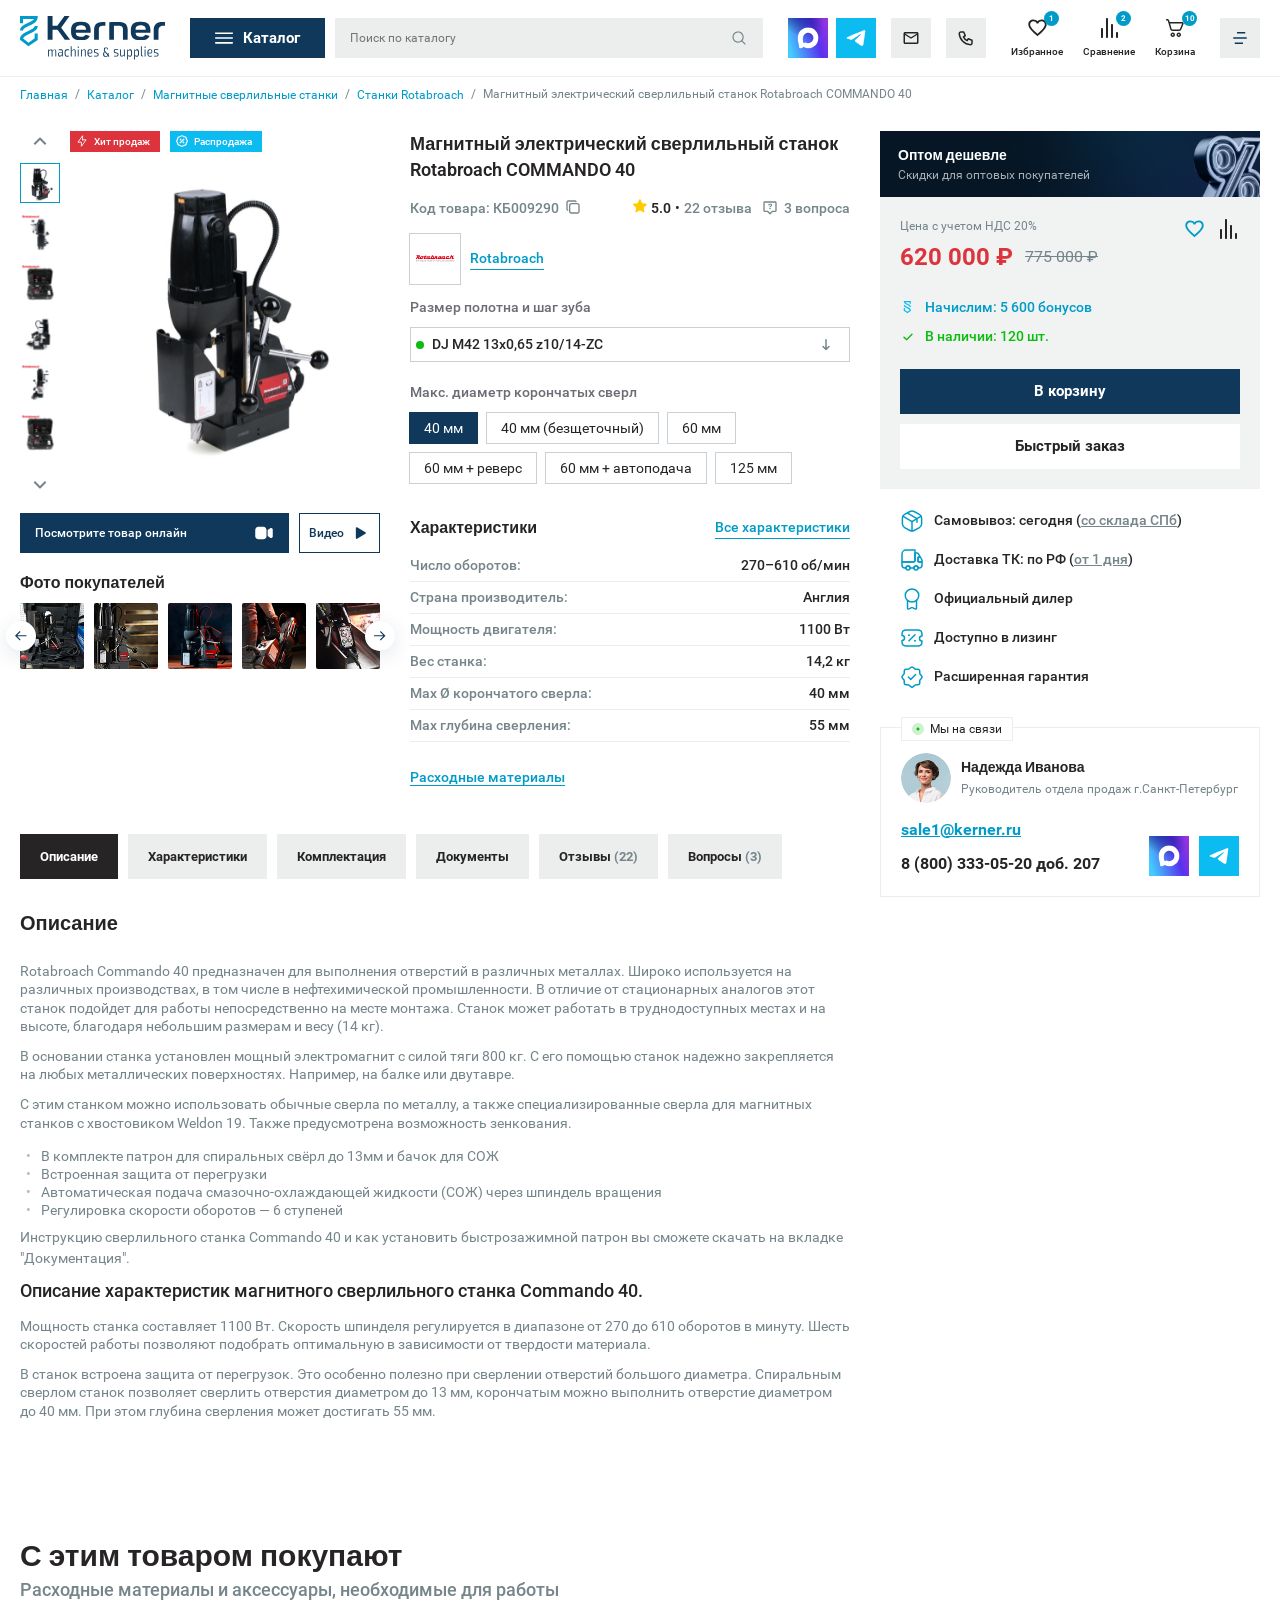
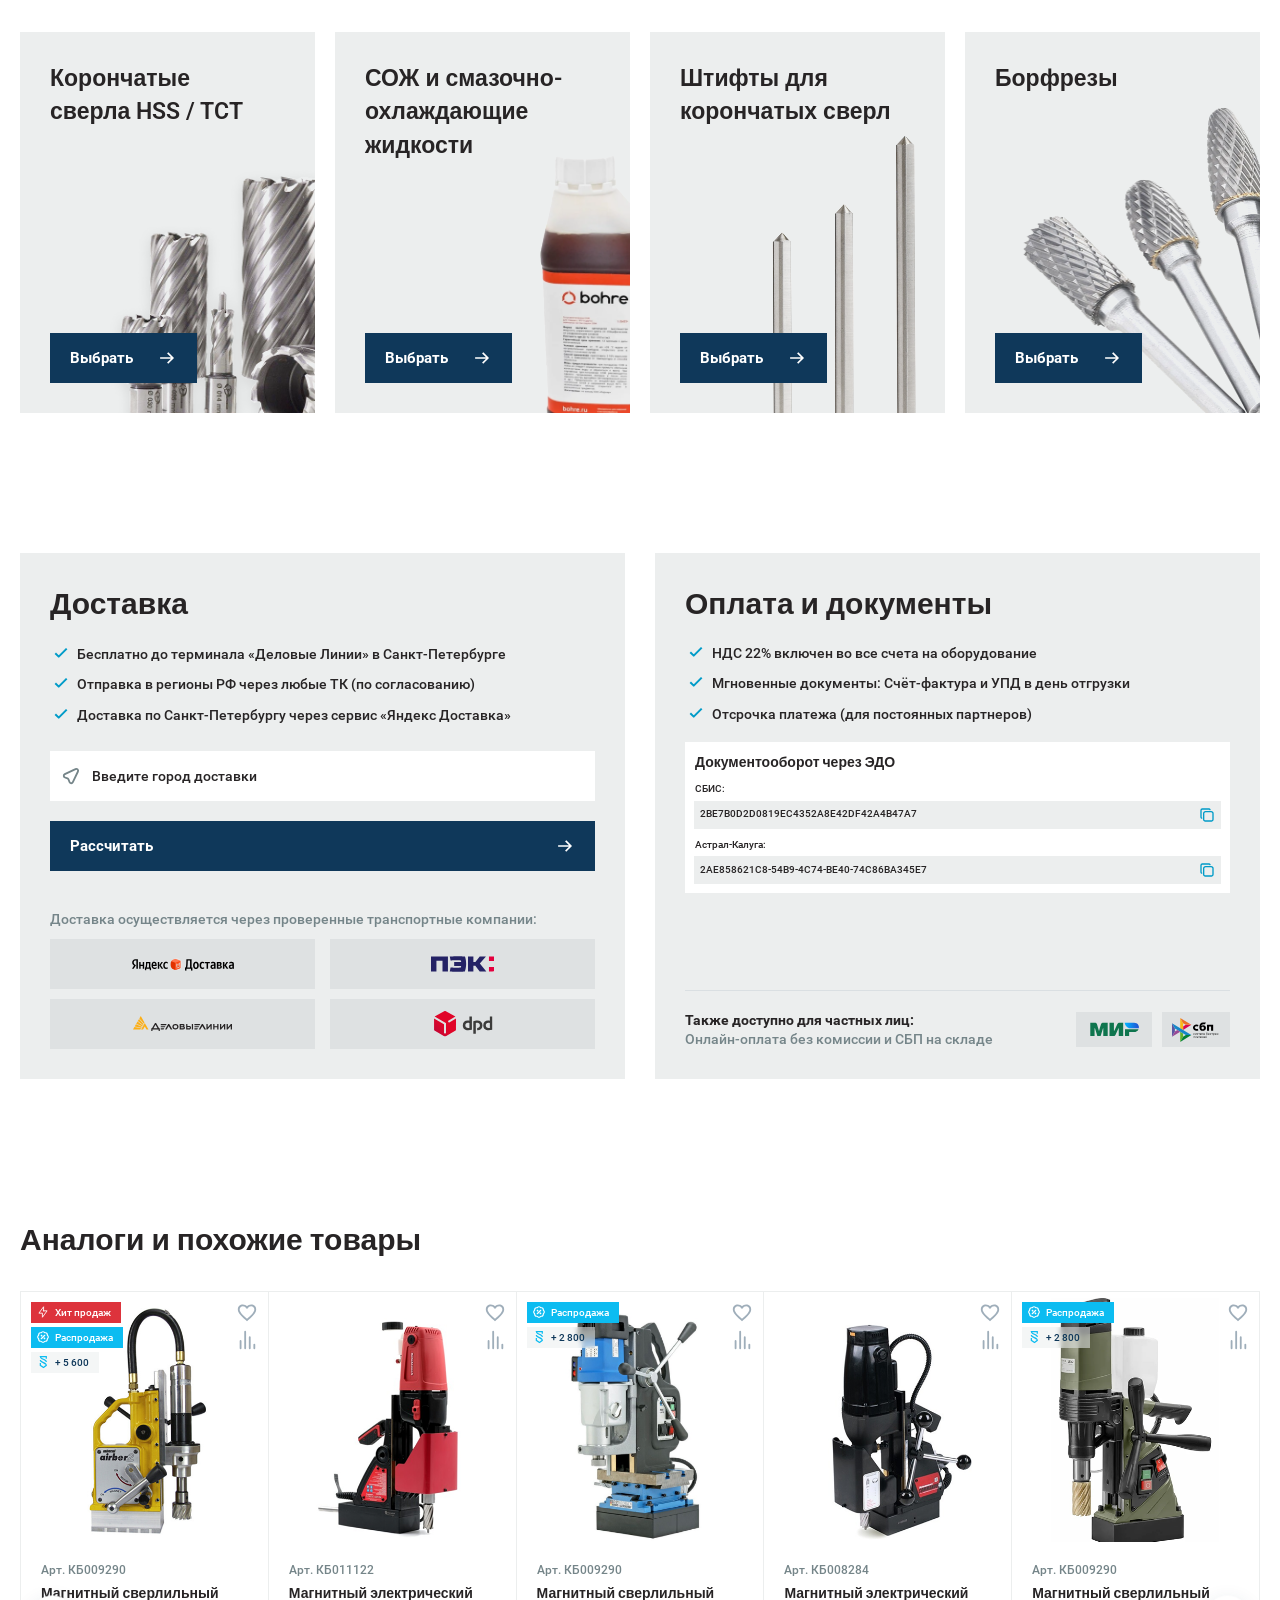
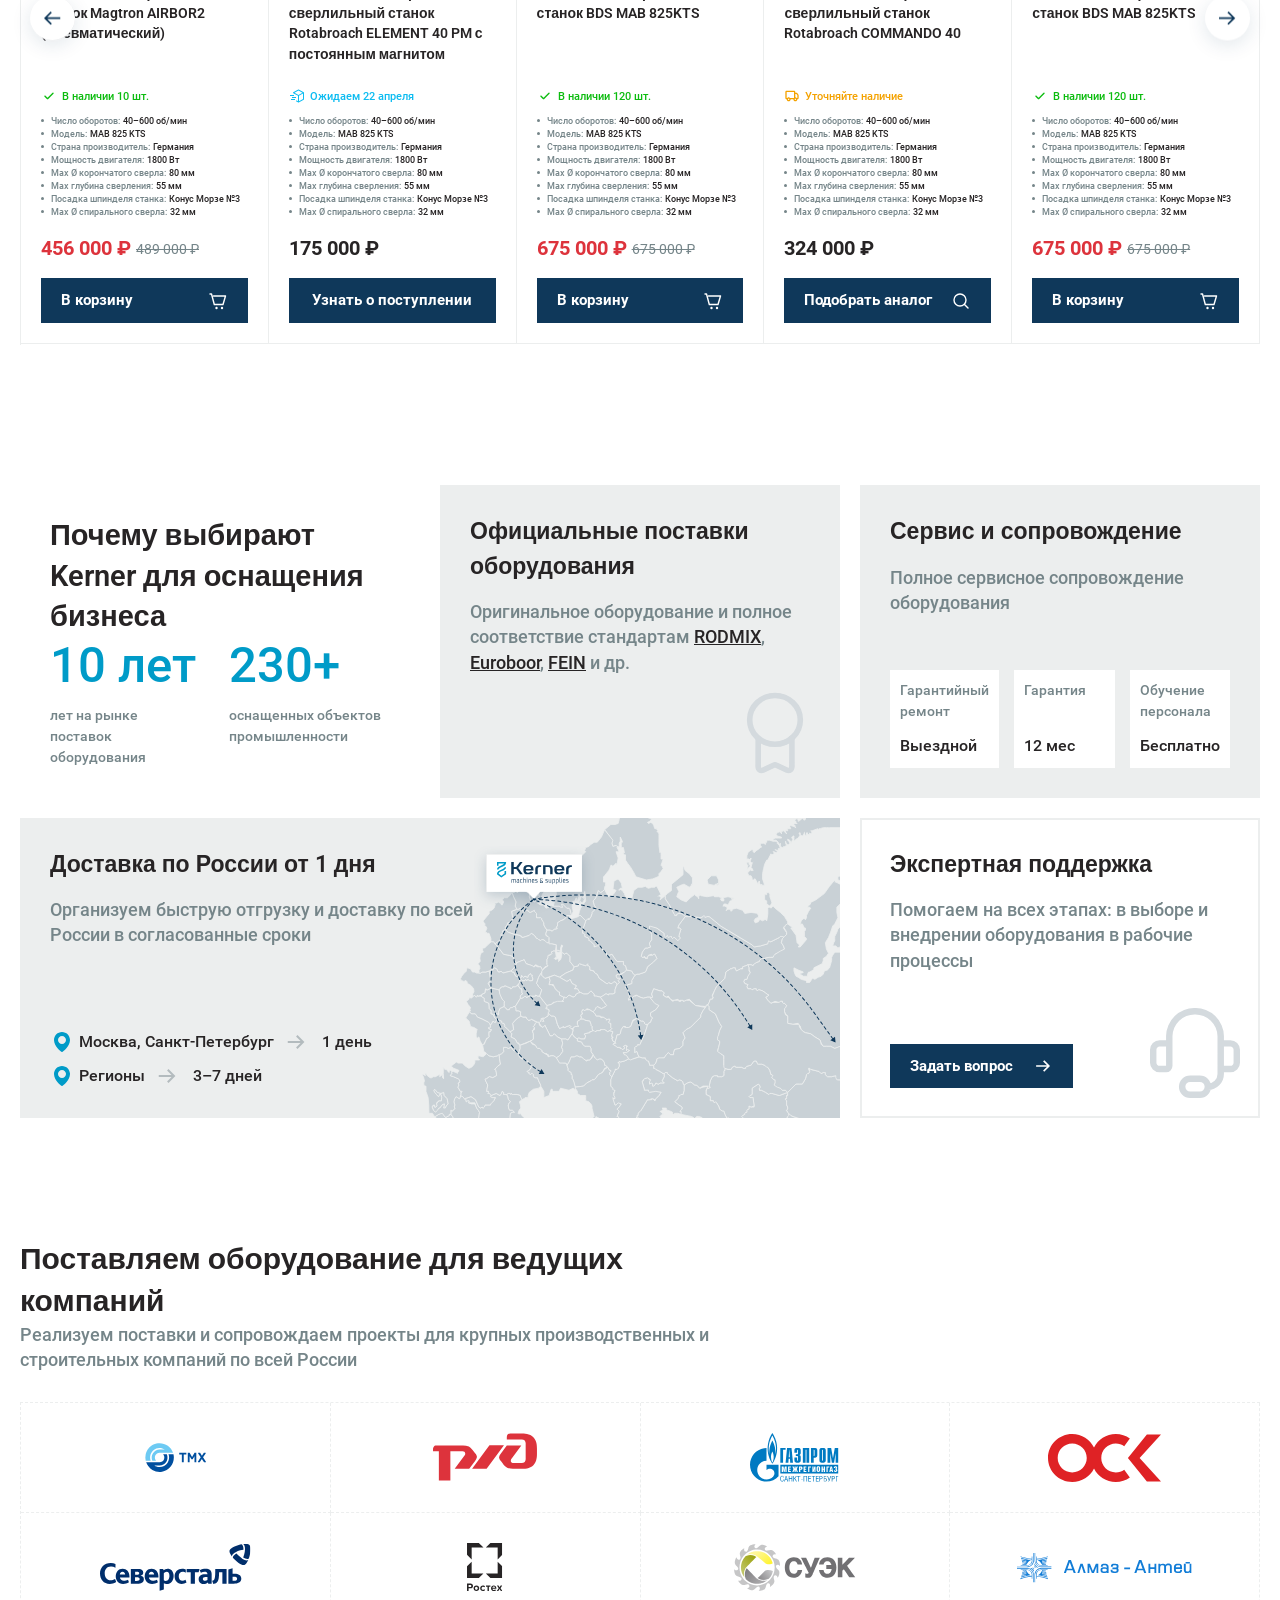
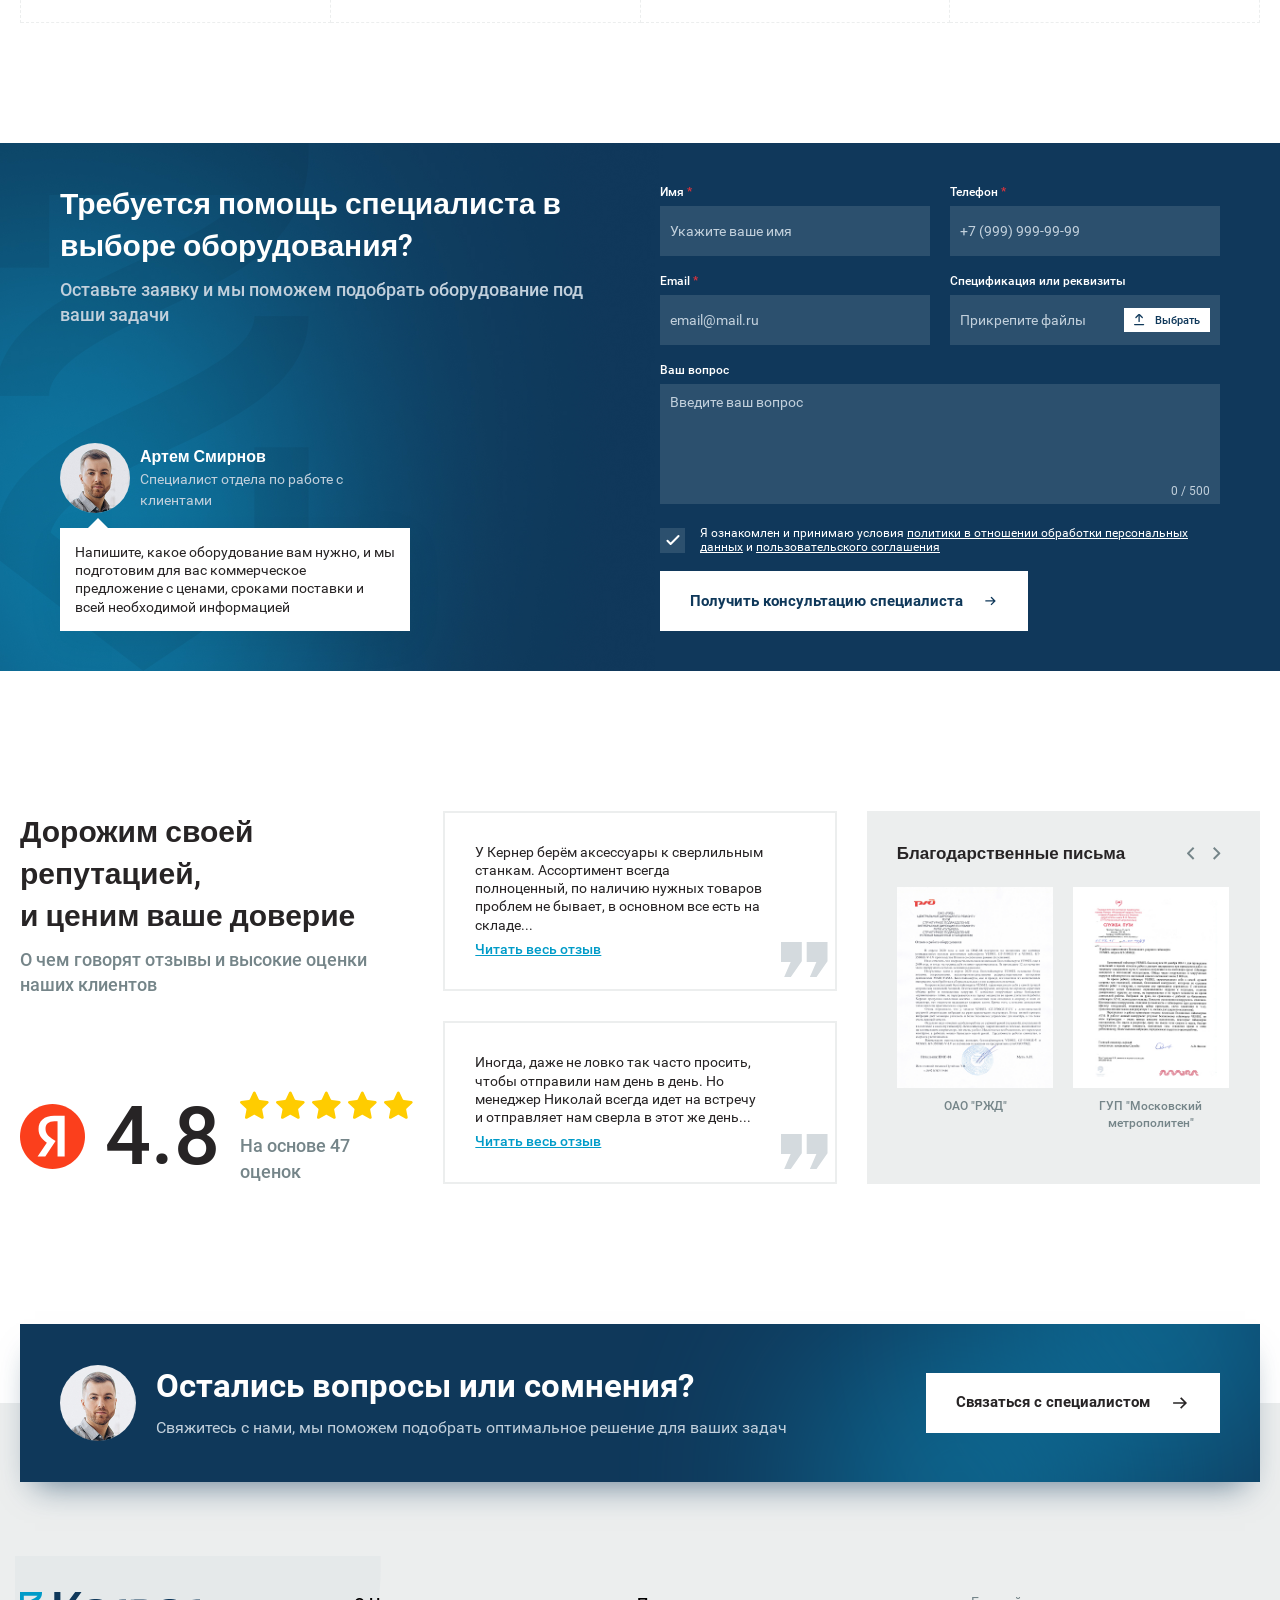
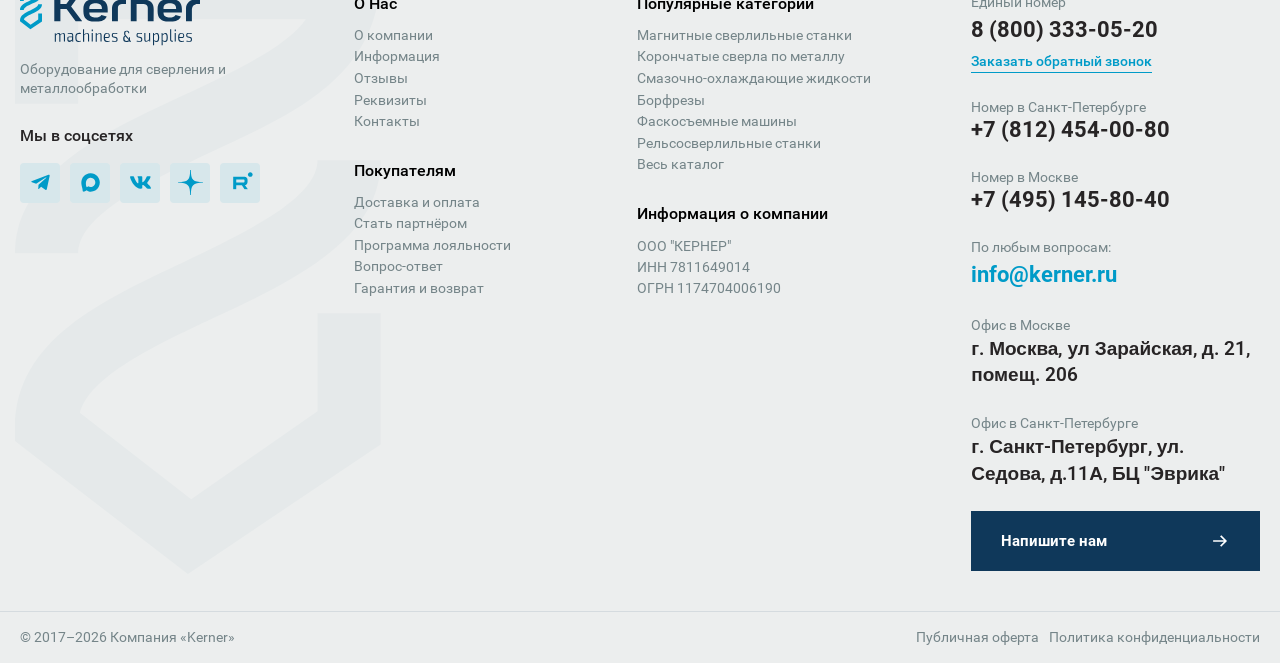
<file: card-product.html>
<!DOCTYPE html>
<html lang="ru">

<head>
     <meta charset="UTF-8">
     <meta name="viewport" content="width=device-width, initial-scale=1.0">
     <title>Карточка товара</title>
     <link rel="stylesheet" href="styles/fonts.css">
     <link rel="stylesheet" href="https://cdn.jsdelivr.net/npm/@fancyapps/ui@5.0/dist/fancybox/fancybox.css" />
     <link rel="stylesheet" href="https://cdn.jsdelivr.net/npm/swiper@11/swiper-bundle.min.css" />
     <link rel="stylesheet" href="styles/variables.css">
     <link rel="stylesheet" href="styles/card-product.css">
     <link rel="stylesheet" href="styles/style.css">
</head>

<body>

     <header id="header">
          <div class="top-bar">
               <div class="container top-bar__container">
                    <nav class="top-bar__nav">
                         <ul class="top-bar__list">
                              <li><a href="#" class="top-bar__link top-bar__link--discount">% Акции</a></li>
                              <li><a href="#" class="top-bar__link">О компании</a></li>
                              <li><a href="#" class="top-bar__link">Новости</a></li>
                              <li><a href="#" class="top-bar__link">Полезное</a></li>
                              <li><a href="#" class="top-bar__link">Оплата и доставка</a></li>
                              <li><a href="#" class="top-bar__link">Гарантия</a></li>
                              <li><a href="#" class="top-bar__link">Отзывы</a></li>
                              <li><a href="#" class="top-bar__link">Контакты</a></li>
                              <li><a href="#" class="top-bar__link">Стать партнером</a></li>
                         </ul>
                    </nav>

                    <div class="top-bar__info">
                         <div class="top-bar__item">
                              <img src="img/icons/geo.svg" alt="Локация" class="top-bar__icon-img" width="15"
                                   height="15">
                              <span class="top-bar__text">Санкт-Петербург</span>
                         </div>
                         <div class="top-bar__item">
                              <img src="img/icons/map.svg" alt="Адрес" class="top-bar__icon-img" width="15" height="15">
                              <span class="top-bar__text">ул. Седова, д.11, бизнес-центр "Эврика"</span>
                         </div>
                         <a href="#" class="top-bar__item top-bar__link">
                              <img src="img/icons/user.svg" alt="Профиль" class="top-bar__icon-img" width="15"
                                   height="15">
                              <span class="top-bar__text">Личный кабинет</span>
                         </a>
                    </div>
               </div>
          </div>
     </header>

     <div class="main-header">
          <div class="container main-header__container">
               <a href="/" class="logo">
                    <img src="img/logo.svg" alt="Kerner" class="logo__img">
               </a>

               <div class="main-header__search-group">
                    <button class="btn-catalog">
                         <img src="img/icons/burger.svg" alt="" class="btn-catalog__icon">
                         Каталог
                    </button>
                    <div class="search-bar">
                         <input type="text" class="search-bar__input" placeholder="Поиск по каталогу">
                         <button class="search-bar__btn">
                              <img src="img/icons/search.svg" alt="Найти">
                         </button>

                         <div class="search-results-dropdown">
                              <div class="search-results__header">
                                   <h3 class="search-results__title">Товары</h3>
                                   <a href="#" class="search-results__all">Смотреть все (78)</a>
                              </div>

                              <div class="search-results__list">

                                   <div class="search-results-item">
                                        <div class="search-results-item__img">
                                             <img src="img/stanki/bds-825.jpg" alt="BDS MAB 825KTS">
                                        </div>
                                        <div class="search-results-item__info">
                                             <div class="search-results-item__desc">
                                                  <a href="#" class="search-results-item__name">Магнитный сверлильный
                                                       станок BDS
                                                       MAB
                                                       825KTS</a>
                                                  <div class="search-results-item__badges">
                                                       <span
                                                            class="search-results__badge search-results__badge--success">
                                                            <img src="img/icons/check-white.svg" alt="">
                                                            В наличии 120 шт.
                                                       </span>
                                                       <span class="search-results__badge search-results__badge--bonus">
                                                            <img src="img/icons/icon-bonus.svg" alt="">
                                                            + 2 800
                                                       </span>
                                                  </div>
                                             </div>
                                             <div class="search-results-item__price-block">
                                                  <span class="search-results__price-current">675 000 ₽</span>
                                                  <span class="search-results__price-old">675 000 ₽</span>
                                             </div>
                                        </div>
                                   </div>


                                   <div class="search-results-item">
                                        <div class="search-results-item__img">
                                             <img src="img/stanki/rotabroach.jpg" alt="Rotabroach COMMANDO 40">
                                        </div>
                                        <div class="search-results-item__info">
                                             <div class="search-results-item__desc">
                                                  <a href="#" class="search-results-item__name">Магнитный электрический
                                                       сверлильный станок
                                                       Rotabroach COMMANDO 40</a>
                                                  <div class="search-results-item__badges">
                                                       <span
                                                            class="search-results__badge search-results__badge--warning">
                                                            <img src="img/icons/delivery-black.svg" alt="">
                                                            Под заказ
                                                       </span>
                                                       <span class="search-results__badge search-results__badge--bonus">
                                                            <img src="img/icons/icon-bonus.svg" alt="">
                                                            + 8 300
                                                       </span>
                                                  </div>
                                             </div>
                                             <div class="search-results-item__price-block">
                                                  <span class="search-results__price-current">324 000 ₽</span>
                                             </div>
                                        </div>
                                   </div>


                                   <div class="search-results-item">
                                        <div class="search-results-item__img">
                                             <img src="img/stanki/bds-825.jpg" alt="BDS MAB 825KTS">
                                        </div>
                                        <div class="search-results-item__info">
                                             <div class="search-results-item__desc">
                                                  <a href="#" class="search-results-item__name">Магнитный сверлильный
                                                       станок BDS
                                                       MAB
                                                       825KTS</a>
                                                  <div class="search-results-item__badges">
                                                       <span
                                                            class="search-results__badge search-results__badge--success">
                                                            <img src="img/icons/check-white.svg" alt="">
                                                            В наличии 120 шт.
                                                       </span>
                                                       <span class="search-results__badge search-results__badge--bonus">
                                                            <img src="img/icons/icon-bonus.svg" alt="">
                                                            + 2 800
                                                       </span>
                                                  </div>
                                             </div>
                                             <div class="search-item__price-block">
                                                  <span class="search-results__price-current">675 000 ₽</span>
                                                  <span class="search-results__price-old">675 000 ₽</span>
                                             </div>
                                        </div>
                                   </div>
                              </div>
                         </div>
                    </div>
               </div>

               <div class="main-header__contacts">
                    <div class="social-icons">
                         <a href="#" class="social-btn">
                              <img src="img/icons/max.svg" alt="WhatsApp">
                         </a>
                         <a href="#" class="social-btn ">
                              <img src="img/icons/tg.svg" alt="Telegram">
                         </a>
                    </div>

                    <div class="contact-item-header">
                         <div class="contact-item-header__desctop">
                              <span class="contact-item-header__label">По любым вопросам:</span>
                              <a href="mailto:info@kerner.ru"
                                   class="contact-item-header__value contact-item-header__value--blue">info@kerner.ru</a>
                         </div>
                         <a href="mailto:info@kerner.ru" class="contact-item-header__mobile-item">
                              <svg width="18" height="18" viewBox="0 0 18 18" fill="none"
                                   xmlns="http://www.w3.org/2000/svg">
                                   <path d="M16.5 4.5C16.5 3.675 15.825 3 15 3H3C2.175 3 1.5 3.675 1.5 4.5V13.5C1.5 14.325 2.175 15 3 15H15C15.825 15 16.5 14.325 16.5 13.5V4.5ZM15 4.5L9 8.25L3 4.5H15ZM15 13.5H3V6L9 9.75L15 6V13.5Z"
                                        fill="#272425" />
                              </svg>
                         </a>
                    </div>

                    <div class="contact-item-header">
                         <div class="contact-item-header__desctop">
                              <span class="contact-item-header__label">На связи 9:00 – 18:00:</span>
                              <a href="tel:+78124540080" class="contact-item-header__value">+7 (812) 454-00-80</a>
                         </div>
                         <a href="tel:+78124540080" class="contact-item-header__mobile-item">
                              <svg width="18" height="18" viewBox="0 0 18 18" fill="none"
                                   xmlns="http://www.w3.org/2000/svg">
                                   <path d="M3.75 3H6.75L8.25 6.75L6.375 7.875C7.17822 9.50365 8.49635 10.8218 10.125 11.625L11.25 9.75L15 11.25V14.25C15 14.6478 14.842 15.0294 14.5607 15.3107C14.2794 15.592 13.8978 15.75 13.5 15.75C10.5744 15.5722 7.81512 14.3299 5.74262 12.2574C3.67013 10.1849 2.42779 7.42555 2.25 4.5C2.25 4.10218 2.40804 3.72064 2.68934 3.43934C2.97064 3.15804 3.35218 3 3.75 3Z"
                                        stroke="#272425" stroke-width="1.5" stroke-linecap="round"
                                        stroke-linejoin="round" />
                              </svg>
                         </a>
                    </div>
               </div>

               <div class="header-actions">
                    <a href="#" class="action-btn action-btn--catalog">
                         <div class="action-btn__icon-wrapper">
                              <img src="img/icons/category.svg" alt="Каталог">
                         </div>
                         <span class="action-btn__text">Каталог</span>
                    </a>
                    <a href="#" class="action-btn">
                         <div class="action-btn__icon-wrapper">
                              <img src="img/icons/heart.svg" alt="Избранное">
                              <span class="badge">1</span>
                         </div>
                         <span class="action-btn__text">Избранное</span>
                    </a>
                    <a href="#" class="action-btn action-btn--comparison">
                         <div class="action-btn__icon-wrapper">
                              <img src="img/icons/compare.svg" alt="Сравнение">
                              <span class="badge">2</span>
                         </div>
                         <span class="action-btn__text">Сравнение</span>
                    </a>
                    <a href="#" class="action-btn">
                         <div class="action-btn__icon-wrapper">
                              <img src="img/icons/cart.svg" alt="Корзина">
                              <span class="badge">10</span>
                         </div>
                         <span class="action-btn__text">Корзина</span>
                    </a>
               </div>

               <button class="burger-menu-button" type="button">
                    <svg class="icon-burger" width="18" height="18" viewBox="0 0 18 18" fill="none"
                         xmlns="http://www.w3.org/2000/svg">
                         <path d="M12 13.5V15H3.75V13.5H12ZM15.75 8.25V9.75H2.25V8.25H15.75ZM14.25 3V4.5H6V3H14.25Z"
                              fill="#0F385A" />
                    </svg>
                    <svg class="icon-cross" width="18" height="18" viewBox="0 0 18 18" fill="none"
                         xmlns="http://www.w3.org/2000/svg">
                         <path d="M3.96959 3.96981C4.11024 3.82921 4.30097 3.75022 4.49984 3.75022C4.69871 3.75022 
                     4.88944 3.82921 5.03009 3.96981L8.99984 7.93956L12.9696 3.96981C13.0388 3.89818 13.1215 3.84104 
                     13.213 3.80173C13.3045 3.76243 13.403 3.74174 13.5025 3.74087C13.6021 3.74001 13.7009 3.75898 13.7931 
                     3.79669C13.8852 3.83441 13.969 3.89009 14.0394 3.96051C14.1098 4.03093 14.1655 4.11467 14.2032 4.20685C14.2409 
                     4.29902 14.2599 4.39778 14.259 4.49736C14.2582 4.59695 14.2375 4.69536 14.1982 4.78686C14.1589 4.87837 14.1017 
                     4.96113 14.0301 5.03031L10.0603 9.00006L14.0301 12.9698C14.1667 13.1113 14.2423 13.3007 14.2406 13.4974C14.2389 
                     13.694 14.16 13.8821 14.021 14.0212C13.8819 14.1602 13.6938 14.2391 13.4971 14.2408C13.3005 14.2425 13.111 14.1669 
                     12.9696 14.0303L8.99984 10.0606L5.03009 14.0303C4.88864 14.1669 4.69919 14.2425 4.50254 14.2408C4.30589 14.2391 4.11778 
                     14.1602 3.97873 14.0212C3.83967 13.8821 3.76079 13.694 3.75908 13.4974C3.75738 13.3007 3.83297 13.1113 3.96959 
                     12.9698L7.93934 9.00006L3.96959 5.03031C3.82899 4.88967 3.75 4.69893 3.75 4.50006C3.75 4.30119 3.82899 4.11046 
                     3.96959 3.96981Z" fill="#0F385A"></path>
                    </svg>
               </button>

               <div class="mobile-menu">
                    <div class="mobile-menu__content">
                         <nav class="mobile-menu__nav">
                              <ul class="top-bar__list">
                                   <li><a href="#" class="top-bar__link top-bar__link--discount">% Акции</a></li>
                                   <li><a href="#" class="top-bar__link">О компании</a></li>
                                   <li><a href="#" class="top-bar__link">Новости</a></li>
                                   <li><a href="#" class="top-bar__link">Полезное</a></li>
                                   <li><a href="#" class="top-bar__link">Оплата и доставка</a></li>
                                   <li><a href="#" class="top-bar__link">Гарантия</a></li>
                                   <li><a href="#" class="top-bar__link">Отзывы</a></li>
                                   <li><a href="#" class="top-bar__link">Контакты</a></li>
                                   <li><a href="#" class="top-bar__link">Стать партнером</a></li>
                              </ul>
                         </nav>
                         <div class="mobile-menu__contacts">
                              <div class="contact-item-header">
                                   <span class="contact-item-header__label">По любым вопросам:</span>
                                   <a href="mailto:info@kerner.ru"
                                        class="contact-item-header__value contact-item-header__value--blue">info@kerner.ru</a>
                              </div>
                              <div class="contact-item-header">
                                   <span class="contact-item-header__label">На связи 9:00 – 18:00:</span>
                                   <a href="tel:+78124540080" class="contact-item-header__value">+7 (812) 454-00-80</a>
                              </div>
                         </div>
                         <div class="mobile-menu__info">
                              <div class="top-bar__info">
                                   <div class="top-bar__item">
                                        <img src="img/icons/geo.svg" alt="Локация" class="top-bar__icon-img" width="15"
                                             height="15">
                                        <span class="top-bar__text">Санкт-Петербург</span>
                                   </div>
                                   <div class="top-bar__item">
                                        <img src="img/icons/map.svg" alt="Адрес" class="top-bar__icon-img" width="15"
                                             height="15">
                                        <span class="top-bar__text">ул. Седова, д.11, бизнес-центр "Эврика"</span>
                                   </div>
                                   <a href="#" class="top-bar__item top-bar__link">
                                        <img src="img/icons/user.svg" alt="Профиль" class="top-bar__icon-img" width="15"
                                             height="15">
                                        <span class="top-bar__text">Личный кабинет</span>
                                   </a>
                              </div>
                         </div>
                         <div class="mobile-menu__social">
                              <div class="footer__socials-box">
                                   <h4 class="footer__label">Мы в соцсетях</h4>
                                   <div class="footer__socials">
                                        <a href="#" class="social-btn"><img src="img/icons/tg-blue.svg" alt=""></a>
                                        <a href="#" class="social-btn"><img src="img/icons/max-blue.svg" alt=""></a>
                                        <a href="#" class="social-btn"><img src="img/icons/vk-blue.svg" alt=""></a>
                                        <a href="#" class="social-btn"><img src="img/icons/tw-blue.svg" alt=""></a>
                                        <a href="#" class="social-btn"><img src="img/icons/rutube-blue.svg" alt=""></a>
                                   </div>
                              </div>
                         </div>
                         <div class="mobile-menu__button-catalog">
                              <button class="btn-catalog">
                                   <img src="img/icons/burger.svg" alt="" class="btn-catalog__icon">
                                   Каталог
                              </button>
                         </div>
                         <button class="mobile-menu__send-btn button" type="button">
                              <span>Напишите нам</span>
                              <svg width="20" height="20" viewBox="0 0 20 20" fill="none"
                                   xmlns="http://www.w3.org/2000/svg">
                                   <path d="M11.2507 14.5833L15.834 9.99996L11.2507 5.41663M14.7923 9.99996H3.95898"
                                        stroke="#272425" stroke-width="1.66667" stroke-linecap="square" />
                              </svg>
                         </button>
                    </div>
               </div>
          </div>
          <div class="mobile-search-container">
               <div class="container">
                    <div class="search-bar">
                         <input type="text" placeholder="Поиск по каталогу" class="search-bar__input">
                         <button class="search-bar__btn">
                              <svg width="18" height="18" viewBox="0 0 18 18">
                                   <circle cx="8" cy="8" r="6" stroke="#758589" fill="none" />
                                   <line x1="13" y1="13" x2="17" y2="17" stroke="#758589" />
                              </svg>
                         </button>
                         <div class="search-results-dropdown">
                              <div class="search-results__header">
                                   <h3 class="search-results__title">Товары</h3>
                                   <a href="#" class="search-results__all">Смотреть все (78)</a>
                              </div>

                              <div class="search-results__list">

                                   <div class="search-results-item">
                                        <div class="search-results-item__img">
                                             <img src="img/stanki/bds-825.jpg" alt="BDS MAB 825KTS">
                                        </div>
                                        <div class="search-results-item__info">
                                             <div class="search-results-item__desc">
                                                  <a href="#" class="search-results-item__name">Магнитный сверлильный
                                                       станок BDS
                                                       MAB
                                                       825KTS</a>
                                                  <div class="search-results-item__badges">
                                                       <span
                                                            class="search-results__badge search-results__badge--success">
                                                            <img src="img/icons/check-white.svg" alt="">
                                                            В наличии 120 шт.
                                                       </span>
                                                       <span class="search-results__badge search-results__badge--bonus">
                                                            <img src="img/icons/icon-bonus.svg" alt="">
                                                            + 2 800
                                                       </span>
                                                  </div>
                                             </div>
                                             <div class="search-results-item__price-block">
                                                  <span class="search-results__price-current">675 000 ₽</span>
                                                  <span class="search-results__price-old">675 000 ₽</span>
                                             </div>
                                        </div>
                                   </div>


                                   <div class="search-results-item">
                                        <div class="search-results-item__img">
                                             <img src="img/stanki/rotabroach.jpg" alt="Rotabroach COMMANDO 40">
                                        </div>
                                        <div class="search-results-item__info">
                                             <div class="search-results-item__desc">
                                                  <a href="#" class="search-results-item__name">Магнитный электрический
                                                       сверлильный
                                                       станок
                                                       Rotabroach COMMANDO 40</a>
                                                  <div class="search-results-item__badges">
                                                       <span
                                                            class="search-results__badge search-results__badge--warning">
                                                            <img src="img/icons/delivery-black.svg" alt="">
                                                            Под заказ
                                                       </span>
                                                       <span class="search-results__badge search-results__badge--bonus">
                                                            <img src="img/icons/icon-bonus.svg" alt="">
                                                            + 8 300
                                                       </span>
                                                  </div>
                                             </div>
                                             <div class="search-results-item__price-block">
                                                  <span class="search-results__price-current">324 000 ₽</span>
                                             </div>
                                        </div>
                                   </div>


                                   <div class="search-results-item">
                                        <div class="search-results-item__img">
                                             <img src="img/stanki/bds-825.jpg" alt="BDS MAB 825KTS">
                                        </div>
                                        <div class="search-results-item__info">
                                             <div class="search-results-item__desc">
                                                  <a href="#" class="search-results-item__name">Магнитный сверлильный
                                                       станок BDS
                                                       MAB
                                                       825KTS</a>
                                                  <div class="search-results-item__badges">
                                                       <span
                                                            class="search-results__badge search-results__badge--success">
                                                            <img src="img/icons/check-white.svg" alt="">
                                                            В наличии 120 шт.
                                                       </span>
                                                       <span class="search-results__badge search-results__badge--bonus">
                                                            <img src="img/icons/icon-bonus.svg" alt="">
                                                            + 2 800
                                                       </span>
                                                  </div>
                                             </div>
                                             <div class="search-item__price-block">
                                                  <span class="search-results__price-current">675 000 ₽</span>
                                                  <span class="search-results__price-old">675 000 ₽</span>
                                             </div>
                                        </div>
                                   </div>
                              </div>
                         </div>
                    </div>
               </div>
          </div>
     </div>

     <nav class="breadcrumbs">
          <div class="container breadcrumbs__container">
               <ol class="breadcrumbs__list" itemscope itemtype="https://schema.org/BreadcrumbList">
                    <li class="breadcrumbs__item" itemprop="itemListElement" itemscope
                         itemtype="https://schema.org/ListItem">
                         <a href="/" class="breadcrumbs__link" itemprop="item">
                              <span itemprop="name">Главная</span>
                         </a>
                         <meta itemprop="position" content="1" />
                    </li>
                    <li class="breadcrumbs__separator">/</li>
                    <li class="breadcrumbs__item" itemprop="itemListElement" itemscope
                         itemtype="https://schema.org/ListItem">
                         <a href="/catalog" class="breadcrumbs__link" itemprop="item">
                              <span itemprop="name">Каталог</span>
                         </a>
                         <meta itemprop="position" content="2" />
                    </li>
                    <li class="breadcrumbs__separator">/</li>
                    <li class="breadcrumbs__item" itemprop="itemListElement" itemscope
                         itemtype="https://schema.org/ListItem">
                         <a href="/catalog" class="breadcrumbs__link" itemprop="item">
                              <span itemprop="name">Магнитные сверлильные станки</span>
                         </a>
                         <meta itemprop="position" content="3" />
                    </li>
                    <li class="breadcrumbs__separator">/</li>
                    <li class="breadcrumbs__item" itemprop="itemListElement" itemscope
                         itemtype="https://schema.org/ListItem">
                         <a href="/catalog" class="breadcrumbs__link" itemprop="item">
                              <span itemprop="name">Станки Rotabroach</span>
                         </a>
                         <meta itemprop="position" content="3" />
                    </li>
                    <li class="breadcrumbs__separator">/</li>
                    <li class="breadcrumbs__item" itemprop="itemListElement" itemscope
                         itemtype="https://schema.org/ListItem">
                         <span class="breadcrumbs__current" itemprop="name">Магнитный электрический сверлильный станок
                              Rotabroach COMMANDO 40</span>
                         <meta itemprop="position" content="4" />
                    </li>
               </ol>
          </div>
     </nav>

     <section class="product-details">
          <div class="container">
               <div class="product-details__wrapper">

                    <!-- ===== ЛЕВАЯ КОЛОНКА ===== -->
                    <div class="product-details__left">
                         <div class="product-details__top">
                              <div class="product-details__main-slider main-slider-produc-card">
                                   <div class="product-gallery">
                                        <div class="product-gallery__container">

                                             <div class="product-gallery__thumbs">
                                                  <button class="product-gallery__arrow product-gallery__arrow--up">
                                                       <svg width="24" height="12" viewBox="0 0 24 12" fill="none"
                                                            xmlns="http://www.w3.org/2000/svg">
                                                            <path fill-rule="evenodd" clip-rule="evenodd"
                                                                 d="M12.7116 1.843L18.3686 7.5L16.9546 8.914L12.0046 3.964L7.05462 8.914L5.64062 7.5L11.2976 1.843C11.4852 1.65553 11.7395 1.55022 12.0046 1.55022C12.2698 1.55022 12.5241 1.65553 12.7116 1.843Z"
                                                                 fill="#758589" />
                                                       </svg>
                                                  </button>

                                                  <div class="swiper product-gallery__thumbs-slider">
                                                       <div class="swiper-wrapper">
                                                            <div class="swiper-slide"><img
                                                                      src="img/product-card/product-slider/01.jpg"
                                                                      alt="thumb"></div>
                                                            <div class="swiper-slide"><img
                                                                      src="img/product-card/product-slider/02.jpg"
                                                                      alt="thumb"></div>
                                                            <div class="swiper-slide"><img
                                                                      src="img/product-card/product-slider/03.jpg"
                                                                      alt="thumb"></div>
                                                            <div class="swiper-slide"><img
                                                                      src="img/product-card/product-slider/04.jpg"
                                                                      alt="thumb"></div>
                                                            <div class="swiper-slide"><img
                                                                      src="img/product-card/product-slider/05.jpg"
                                                                      alt="thumb"></div>
                                                            <div class="swiper-slide"><img
                                                                      src="img/product-card/product-slider/06.jpg"
                                                                      alt="thumb"></div>
                                                            <div class="swiper-slide"><img
                                                                      src="img/product-card/product-slider/02.jpg"
                                                                      alt="thumb"></div>
                                                            <div class="swiper-slide"><img
                                                                      src="img/product-card/product-slider/03.jpg"
                                                                      alt="thumb"></div>
                                                       </div>


                                                  </div>

                                                  <button class="product-gallery__arrow product-gallery__arrow--down">
                                                       <svg width="24" height="12" viewBox="0 0 24 12" fill="none"
                                                            xmlns="http://www.w3.org/2000/svg">
                                                            <path fill-rule="evenodd" clip-rule="evenodd"
                                                                 d="M11.2884 10.157L5.63138 4.5L7.04537 3.086L11.9954 8.036L16.9454 3.086L18.3594 4.5L12.7024 10.157C12.5148 10.3445 12.2605 10.4498 11.9954 10.4498C11.7302 10.4498 11.4759 10.3445 11.2884 10.157Z"
                                                                 fill="#758589" />
                                                       </svg>
                                                  </button>
                                             </div>

                                             <div class="swiper product-gallery__main-slider">
                                                  <div class="product-gallery__labels">
                                                       <span class="badge-product-card badge-product-card--hit">
                                                            Хит продаж
                                                       </span>
                                                       <span class="badge-product-card badge-product-card--sale">
                                                            Распродажа
                                                       </span>
                                                  </div>

                                                  <div class="swiper-wrapper">
                                                       <div class="swiper-slide">
                                                            <a href="img/product-card/product-slider/01.jpg"
                                                                 data-fancybox="gallery-main-slider-product-card">
                                                                 <img src="img/product-card/product-slider/01.jpg"
                                                                      alt="main product">
                                                            </a>
                                                       </div>
                                                       <div class="swiper-slide">
                                                            <a href="img/product-card/product-slider/02.jpg"
                                                                 data-fancybox="gallery-main-slider-product-card">
                                                                 <img src="img/product-card/product-slider/02.jpg"
                                                                      alt="main product">
                                                            </a>
                                                       </div>
                                                       <div class="swiper-slide">
                                                            <a href="img/product-card/product-slider/03.jpg"
                                                                 data-fancybox="gallery-main-slider-product-card">
                                                                 <img src="img/product-card/product-slider/03.jpg"
                                                                      alt="thumb">
                                                            </a>
                                                       </div>
                                                       <div class="swiper-slide">
                                                            <a href="img/product-card/product-slider/04.jpg"
                                                                 data-fancybox="gallery-main-slider-product-card">
                                                                 <img src="img/product-card/product-slider/04.jpg"
                                                                      alt="thumb">
                                                            </a>
                                                       </div>
                                                       <div class="swiper-slide">
                                                            <a href="img/product-card/product-slider/05.jpg"
                                                                 data-fancybox="gallery-main-slider-product-card">
                                                                 <img src="img/product-card/product-slider/05.jpg"
                                                                      alt="thumb">
                                                            </a>
                                                       </div>
                                                       <div class="swiper-slide">
                                                            <a href="img/product-card/product-slider/06.jpg"
                                                                 data-fancybox="gallery-main-slider-product-card">
                                                                 <img src="img/product-card/product-slider/06.jpg"
                                                                      alt="thumb">
                                                            </a>
                                                       </div>
                                                       <div class="swiper-slide">
                                                            <a href="img/product-card/product-slider/02.jpg"
                                                                 data-fancybox="gallery-main-slider-product-card">
                                                                 <img src="img/product-card/product-slider/02.jpg"
                                                                      alt="thumb">
                                                            </a>
                                                       </div>
                                                       <div class="swiper-slide">
                                                            <a href="img/product-card/product-slider/03.jpg"
                                                                 data-fancybox="gallery-main-slider-product-card">
                                                                 <img src="img/product-card/product-slider/03.jpg"
                                                                      alt="thumb">
                                                            </a>
                                                       </div>
                                                  </div>

                                                  <div class="swiper-dotts swiper-dotts--grey product-gallery-dotts">
                                                  </div>
                                             </div>

                                        </div>
                                   </div>

                                   <div class="main-slider-produc-card__actions">
                                        <a href="https://www.youtube.com/watch?v=0mh5d2a8wp0"
                                             class="main-slider-produc-card__btn main-slider-produc-card__btn--primary"
                                             data-fancybox>
                                             <span class="main-slider-produc-card__btn-text">Посмотрите товар
                                                  онлайн</span>
                                             <span class="main-slider-produc-card__btn-icon">
                                                  <svg width="20" height="20" viewBox="0 0 20 20" fill="none"
                                                       xmlns="http://www.w3.org/2000/svg">
                                                       <path d="M1.25 6.875C1.25 6.0462 1.57924 5.25134 2.16529 4.66529C2.75134 4.07924 3.5462 3.75 4.375 3.75H9.375C10.2038 3.75 10.9987 4.07924 11.5847 4.66529C12.1708 5.25134 12.5 6.0462 12.5 6.875V13.125C12.5 13.9538 12.1708 14.7487 11.5847 15.3347C10.9987 15.9208 10.2038 16.25 9.375 16.25H4.375C3.5462 16.25 2.75134 15.9208 2.16529 15.3347C1.57924 14.7487 1.25 13.9538 1.25 13.125V6.875ZM16.295 14.7225L13.625 12.88C13.6417 12.7633 13.65 12.6454 13.65 12.5262V7.47625C13.65 7.35625 13.6417 7.23833 13.625 7.1225L16.295 5.28C16.5294 5.1182 16.8037 5.02357 17.088 5.00634C17.3723 4.98911 17.656 5.04995 17.9082 5.18226C18.1605 5.31457 18.3718 5.51333 18.5193 5.75704C18.6668 6.00075 18.7448 6.28014 18.745 6.565V13.4375C18.7448 13.7224 18.6668 14.0018 18.5193 14.2455C18.3718 14.4892 18.1605 14.6879 17.9082 14.8202C17.656 14.9526 17.3723 15.0134 17.088 14.9962C16.8037 14.9789 16.5294 14.8843 16.295 14.7225Z"
                                                            fill="white" />
                                                  </svg>
                                             </span>
                                        </a>

                                        <a href="https://www.youtube.com/watch?v=0mh5d2a8wp0"
                                             class="main-slider-produc-card__btn main-slider-produc-card__btn--outline"
                                             data-fancybox>
                                             <span class="main-slider-produc-card__btn-text">Видео</span>
                                             <span class="main-slider-produc-card__btn-icon">
                                                  <svg width="20" height="20" viewBox="0 0 20 20" fill="none"
                                                       xmlns="http://www.w3.org/2000/svg">
                                                       <path d="M6.66797 5L15.0013 10L6.66797 15L6.66797 5Z"
                                                            fill="#0F385A" stroke="#0F385A" stroke-width="1.66667"
                                                            stroke-linecap="round" stroke-linejoin="round" />
                                                  </svg>
                                             </span>
                                        </a>
                                   </div>
                                   <section class="slider-customers-product-card">
                                        <h2 class="slider-customers-product-card__title">Фото покупателей</h2>
                                        <div class="slider-customers-product-card-slider">
                                             <button class="slider-nav slider-nav--prev customers-product-arrow-prev"
                                                  disabled="" tabindex="-1" aria-label="Previous slide"
                                                  aria-controls="swiper-wrapper-ff59bf4d9f1086367" aria-disabled="true">
                                                  <svg width="17" height="14" viewBox="0 0 17 14" fill="none">
                                                       <path d="M6.67871 1.17871L1.17871 6.67871L6.67871 12.1787M2.42871 6.67871L15.4287 6.67871"
                                                            stroke="#0F385A" stroke-width="1.66667"
                                                            stroke-linecap="square"></path>
                                                  </svg>
                                             </button>
                                             <button class="slider-nav slider-nav--next customers-product-arrow-next"
                                                  disabled="" tabindex="-1" aria-label="Next slide"
                                                  aria-controls="swiper-wrapper-3cc1658586d9bc96" aria-disabled="true">
                                                  <svg width="17" height="14" viewBox="0 0 17 14" fill="none">
                                                       <path d="M9.58301 12.1787L15.083 6.67871L9.58301 1.17871M13.833 6.67871H0.833008"
                                                            stroke="#0F385A" stroke-width="1.66667"
                                                            stroke-linecap="square"></path>
                                                  </svg>
                                             </button>
                                             <div class="slider-customers-product-card__container swiper">
                                                  <div class="slider-customers-product-card__wrapper swiper-wrapper">
                                                       <div class="slider-customers-product-card__slide swiper-slide">
                                                            <a href="img/product-card/slider-customers/01.jpg"
                                                                 data-fancybox="gallery-customer-slider">
                                                                 <img src="img/product-card/slider-customers/01.jpg"
                                                                      alt="Фото покупателя 1"
                                                                      class="slider-customers-product-card__image">
                                                            </a>
                                                       </div>
                                                       <div class="slider-customers-product-card__slide swiper-slide">
                                                            <a href="img/product-card/slider-customers/02.jpg"
                                                                 data-fancybox="gallery-customer-slider">
                                                                 <img src="img/product-card/slider-customers/02.jpg"
                                                                      alt="Фото покупателя 2"
                                                                      class="slider-customers-product-card__image">
                                                            </a>
                                                       </div>
                                                       <div class="slider-customers-product-card__slide swiper-slide">
                                                            <a href="img/product-card/slider-customers/03.jpg"
                                                                 data-fancybox="gallery-customer-slider">
                                                                 <img src="img/product-card/slider-customers/03.jpg"
                                                                      alt="Фото покупателя 3"
                                                                      class="slider-customers-product-card__image">
                                                            </a>
                                                       </div>
                                                       <div class="slider-customers-product-card__slide swiper-slide">
                                                            <a href="img/product-card/slider-customers/04.jpg"
                                                                 data-fancybox="gallery-customer-slider">
                                                                 <img src="img/product-card/slider-customers/04.jpg"
                                                                      alt="Фото покупателя 4"
                                                                      class="slider-customers-product-card__image">
                                                            </a>
                                                       </div>
                                                       <div class="slider-customers-product-card__slide swiper-slide">
                                                            <a href="img/product-card/slider-customers/05.jpg"
                                                                 data-fancybox="gallery-customer-slider">
                                                                 <img src="img/product-card/slider-customers/05.jpg"
                                                                      alt="Фото покупателя 5"
                                                                      class="slider-customers-product-card__image">
                                                            </a>
                                                       </div>
                                                       <div class="slider-customers-product-card__slide swiper-slide">
                                                            <a href="img/product-card/slider-customers/02.jpg"
                                                                 data-fancybox="gallery-customer-slider">
                                                                 <img src="img/product-card/slider-customers/02.jpg"
                                                                      alt="Фото покупателя 2"
                                                                      class="slider-customers-product-card__image">
                                                            </a>
                                                       </div>
                                                       <div class="slider-customers-product-card__slide swiper-slide">
                                                            <a href="img/product-card/slider-customers/03.jpg"
                                                                 data-fancybox="gallery-customer-slider">
                                                                 <img src="img/product-card/slider-customers/03.jpg"
                                                                      alt="Фото покупателя 3"
                                                                      class="slider-customers-product-card__image">
                                                            </a>
                                                       </div>
                                                  </div>

                                             </div>
                                        </div>
                                   </section>
                              </div>

                              <div class="info-product-card">
                                   <h1 class="info-product-card__title">Магнитный электрический сверлильный станок
                                        Rotabroach
                                        COMMANDO 40</h1>

                                   <div class="info-product-card__meta">
                                        <div class="info-product-card__sku">
                                             <span class="info-product-card__sku-label">Код товара: КБ009290</span>
                                             <button class="info-product-card__copy-btn" aria-label="Копировать код">
                                                  <svg width="16" height="16" viewBox="0 0 16 16" fill="none"
                                                       xmlns="http://www.w3.org/2000/svg">
                                                       <path d="M4.66797 6.44469C4.66797 5.97313 4.85529 5.52089 5.18873 5.18745C5.52217 4.85401 5.97441 4.66669 6.44597 4.66669H12.2233C12.4568 4.66669 12.688 4.71268 12.9037 4.80203C13.1194 4.89138 13.3154 5.02235 13.4805 5.18745C13.6456 5.35255 13.7766 5.54856 13.866 5.76428C13.9553 5.97999 14.0013 6.2112 14.0013 6.44469V12.222C14.0013 12.4555 13.9553 12.6867 13.866 12.9024C13.7766 13.1181 13.6456 13.3142 13.4805 13.4793C13.3154 13.6444 13.1194 13.7753 12.9037 13.8647C12.688 13.954 12.4568 14 12.2233 14H6.44597C6.21248 14 5.98127 13.954 5.76556 13.8647C5.54984 13.7753 5.35384 13.6444 5.18873 13.4793C5.02363 13.3142 4.89266 13.1181 4.80331 12.9024C4.71396 12.6867 4.66797 12.4555 4.66797 12.222V6.44469Z"
                                                            stroke="currentColor" stroke-width="1.33333"
                                                            stroke-linecap="round" stroke-linejoin="round" />
                                                       <path d="M2.67467 11.158C2.47 11.0417 2.29977 10.8733 2.18127 10.6699C2.06277 10.4665 2.00023 10.2354 2 10V3.33333C2 2.6 2.6 2 3.33333 2H10C10.5 2 10.772 2.25667 11 2.66667"
                                                            stroke="currentColor" stroke-width="1.33333"
                                                            stroke-linecap="round" stroke-linejoin="round" />
                                                  </svg>
                                             </button>
                                        </div>

                                        <div class="info-product-card__feedback">
                                             <div class="info-product-card__rating">
                                                  <img src="img/icons/star.svg" alt="">
                                                  <span class="info-product-card__rating-value">5.0</span>
                                                  <span class="info-product-card__rating-dot">•</span>
                                                  <span class="info-product-card__reviews-count">22 отзыва</span>
                                             </div>
                                             <div class="info-product-card__questions">
                                                  <div class="info-product-card__questions-icon">
                                                       <svg width="16" height="16" viewBox="0 0 16 16" fill="none"
                                                            xmlns="http://www.w3.org/2000/svg">
                                                            <path d="M13.332 1.33331H2.66536C2.31203 1.33331 1.97203 1.47331 1.72536 1.72665C1.47203 1.97331 1.33203 2.31331 1.33203 2.66665V10.6666C1.33203 11.02 1.47203 11.36 1.72536 11.6066C1.97203 11.86 2.31203 12 2.66536 12H5.33203L7.9987 14.6666L10.6654 12H13.332C13.6854 12 14.0254 11.86 14.272 11.6066C14.5187 11.3533 14.6654 11.02 14.6654 10.6666V2.66665C14.6654 2.31331 14.5254 1.97331 14.272 1.72665C14.0254 1.47331 13.6854 1.33331 13.332 1.33331ZM2.66536 10.6666V2.66665H13.332V10.6666H10.112L7.9987 12.78L5.88536 10.6666M6.6987 4.02665C7.0587 3.78665 7.53203 3.66665 8.12536 3.66665C8.75203 3.66665 9.25203 3.80665 9.61203 4.07998C9.97203 4.35998 10.152 4.73331 10.152 5.19998C10.152 5.49331 10.052 5.75331 9.8587 5.99998C9.66537 6.23998 9.41203 6.42665 9.10536 6.56665C8.93203 6.66665 8.8187 6.76665 8.7587 6.87998C8.6987 6.99998 8.66536 7.14665 8.66536 7.33331H7.33203C7.33203 6.99998 7.3987 6.77331 7.52536 6.61331C7.66536 6.45331 7.89203 6.26665 8.2387 6.05331C8.41203 5.95998 8.55203 5.83998 8.66536 5.69331C8.7587 5.55331 8.81203 5.38665 8.81203 5.19998C8.81203 4.99998 8.75203 4.85331 8.63203 4.73998C8.51203 4.61998 8.33203 4.56665 8.12536 4.56665C7.94536 4.56665 7.7987 4.61331 7.66536 4.70665C7.5587 4.79998 7.49203 4.93998 7.49203 5.12665H6.1787C6.14537 4.66665 6.33203 4.26665 6.6987 4.02665ZM7.33203 9.33331V7.99998H8.66536V9.33331H7.33203Z"
                                                                 fill="#758589" />
                                                       </svg>
                                                  </div>
                                                  <span class="info-product-card__questions-count">3 вопроса</span>
                                             </div>
                                        </div>
                                   </div>

                                   <div class="info-product-card__brand">
                                        <div class="info-product-card__brand-logo">
                                             <img src="img/logos-category/rotabroach.png" alt="Rotabroach logo">
                                        </div>
                                        <a href="#" class="info-product-card__brand-link">Rotabroach</a>
                                   </div>

                                   <div class="info-product-card__options">
                                        <div class="info-product-card__option-group">
                                             <div class="info-product-card__option-label">Размер полотна и шаг зуба
                                             </div>

                                             <div class="info-product-card__custom-select" id="customSelect">
                                                  <div class="info-product-card__select-header">
                                                       <div class="info-product-card__select-selected">
                                                            <span
                                                                 class="info-product-card__status info-product-card__status--active"></span>
                                                            <span class="info-product-card__select-current">DJ M42
                                                                 13х0,65 z10/14-ZC</span>
                                                       </div>
                                                       <div class="info-product-card__select-arrow">
                                                            <svg width="18" height="18" viewBox="0 0 18 18" fill="none"
                                                                 xmlns="http://www.w3.org/2000/svg">
                                                                 <path d="M9 13.5L9 3.75M12 10.5L9 13.5L6 10.5"
                                                                      stroke="#758589" stroke-width="1.5"
                                                                      stroke-linecap="round" stroke-linejoin="round" />
                                                            </svg>
                                                       </div>
                                                  </div>

                                                  <div class="info-product-card__select-dropdown">
                                                       <div class="info-product-card__select-search">
                                                            <div class="info-product-card__search-wrapper">
                                                                 <input type="text"
                                                                      class="info-product-card__search-input"
                                                                      placeholder="Поиск">
                                                                 <div class="info-product-card__search-icon">
                                                                      <svg width="18" height="18" viewBox="0 0 18 18"
                                                                           fill="none"
                                                                           xmlns="http://www.w3.org/2000/svg">
                                                                           <path d="M8.07719 13.725C6.96022 13.725 5.86833 13.3938 4.93961 12.7732C4.01088 12.1527 3.28703 11.2706 2.85958 10.2387C2.43213 9.20675 2.3203 8.07123 2.53821 6.97572C2.75612 5.88021 3.29399 4.87393 4.0838 4.08411C4.87362 3.29429 5.87991 2.75642 6.97542 2.53851C8.07093 2.3206 9.20645 2.43244 10.2384 2.85989C11.2703 3.28733 12.1524 4.01119 12.7729 4.93991C13.3935 5.86864 13.7247 6.96053 13.7247 8.0775C13.7247 8.81914 13.5786 9.55351 13.2948 10.2387C13.011 10.9239 12.595 11.5465 12.0706 12.0709C11.5462 12.5953 10.9236 13.0113 10.2384 13.2951C9.55321 13.5789 8.81883 13.725 8.07719 13.725ZM8.07719 3.5625C7.18717 3.5625 6.31715 3.82642 5.57712 4.32088C4.8371 4.81535 4.26033 5.51815 3.91973 6.34042C3.57914 7.16269 3.49002 8.06749 3.66366 8.9404C3.83729 9.81332 4.26587 10.6151 4.89521 11.2445C5.52455 11.8738 6.32637 12.3024 7.19928 12.476C8.0722 12.6497 8.977 12.5605 9.79926 12.22C10.6215 11.8794 11.3243 11.3026 11.8188 10.5626C12.3133 9.82254 12.5772 8.95251 12.5772 8.0625C12.5772 6.86902 12.1031 5.72443 11.2592 4.88051C10.4153 4.0366 9.27066 3.5625 8.07719 3.5625Z"
                                                                                fill="currentColor" />
                                                                           <path d="M14.9995 15.5625C14.9256 15.5629 14.8523 15.5484 14.7841 15.5201C14.7158 15.4918 14.6539 15.4501 14.602 15.3975L11.5045 12.3C11.4051 12.1934 11.351 12.0523 11.3536 11.9066C11.3562 11.7609 11.4152 11.6218 11.5183 11.5188C11.6213 11.4157 11.7604 11.3567 11.9061 11.3541C12.0518 11.3516 12.1929 11.4056 12.2995 11.505L15.397 14.6025C15.5023 14.708 15.5615 14.8509 15.5615 15C15.5615 15.1491 15.5023 15.292 15.397 15.3975C15.3451 15.4501 15.2831 15.4918 15.2149 15.5201C15.1466 15.5484 15.0734 15.5629 14.9995 15.5625Z"
                                                                                fill="currentColor" />
                                                                      </svg>
                                                                 </div>
                                                            </div>
                                                       </div>

                                                       <div class="info-product-card__select-scroll-area">
                                                            <ul class="info-product-card__select-list">
                                                                 <li class="info-product-card__select-item info-product-card__select-item--active"
                                                                      data-value="850 ₽">
                                                                      <div class="info-product-card__item-info">
                                                                           <span
                                                                                class="info-product-card__status info-product-card__status--active"></span>
                                                                           <span class="info-product-card__item-name">DJ
                                                                                M42 13х0,65 z10/14-ZC</span>
                                                                      </div>
                                                                      <span class="info-product-card__item-price">850
                                                                           ₽</span>
                                                                 </li>
                                                                 <li class="info-product-card__select-item"
                                                                      data-value="378 ₽">
                                                                      <div class="info-product-card__item-info">
                                                                           <span
                                                                                class="info-product-card__status"></span>
                                                                           <span class="info-product-card__item-name">DJ
                                                                                M42 13х0,65 z6/10-ZC</span>
                                                                      </div>
                                                                      <span class="info-product-card__item-price">378
                                                                           ₽</span>
                                                                 </li>
                                                                 <li class="info-product-card__select-item"
                                                                      data-value="378 ₽">
                                                                      <div class="info-product-card__item-info">
                                                                           <span
                                                                                class="info-product-card__status"></span>
                                                                           <span class="info-product-card__item-name">DJ
                                                                                M42 13х0,65 z6/10-ZC</span>
                                                                      </div>
                                                                      <span class="info-product-card__item-price">378
                                                                           ₽</span>
                                                                 </li>
                                                                 <li class="info-product-card__select-item"
                                                                      data-value="378 ₽">
                                                                      <div class="info-product-card__item-info">
                                                                           <span
                                                                                class="info-product-card__status"></span>
                                                                           <span class="info-product-card__item-name">DJ
                                                                                M42 13х0,65 z6/10-ZC</span>
                                                                      </div>
                                                                      <span class="info-product-card__item-price">378
                                                                           ₽</span>
                                                                 </li>
                                                                 <li class="info-product-card__select-item"
                                                                      data-value="378 ₽">
                                                                      <div class="info-product-card__item-info">
                                                                           <span
                                                                                class="info-product-card__status"></span>
                                                                           <span class="info-product-card__item-name">DJ
                                                                                M42 13х0,65 z6/10-ZC</span>
                                                                      </div>
                                                                      <span class="info-product-card__item-price">378
                                                                           ₽</span>
                                                                 </li>
                                                                 <li class="info-product-card__select-item"
                                                                      data-value="378 ₽">
                                                                      <div class="info-product-card__item-info">
                                                                           <span
                                                                                class="info-product-card__status"></span>
                                                                           <span class="info-product-card__item-name">DJ
                                                                                M42 13х0,65 z6/10-ZC</span>
                                                                      </div>
                                                                      <span class="info-product-card__item-price">378
                                                                           ₽</span>
                                                                 </li>
                                                                 <li class="info-product-card__select-item"
                                                                      data-value="378 ₽">
                                                                      <div class="info-product-card__item-info">
                                                                           <span
                                                                                class="info-product-card__status"></span>
                                                                           <span class="info-product-card__item-name">DJ
                                                                                M42 13х0,65 z6/10-ZC</span>
                                                                      </div>
                                                                      <span class="info-product-card__item-price">378
                                                                           ₽</span>
                                                                 </li>
                                                                 <li class="info-product-card__select-item"
                                                                      data-value="378 ₽">
                                                                      <div class="info-product-card__item-info">
                                                                           <span
                                                                                class="info-product-card__status"></span>
                                                                           <span class="info-product-card__item-name">DJ
                                                                                M42 13х0,65 z6/10-ZC</span>
                                                                      </div>
                                                                      <span class="info-product-card__item-price">378
                                                                           ₽</span>
                                                                 </li>
                                                            </ul>
                                                       </div>
                                                  </div>
                                             </div>
                                        </div>

                                        <div class="info-product-card__option-group">
                                             <div class="info-product-card__option-label">Макс. диаметр корончатых сверл
                                             </div>
                                             <div class="info-product-card__tags">

                                                  <label class="info-product-card__tag">
                                                       <input type="radio" name="diameter" value="40"
                                                            class="info-product-card__tag-input" checked>
                                                       <span class="info-product-card__tag-text">40 мм</span>
                                                  </label>

                                                  <label class="info-product-card__tag">
                                                       <input type="radio" name="diameter" value="40-brushless"
                                                            class="info-product-card__tag-input">
                                                       <span class="info-product-card__tag-text">40 мм
                                                            (безщеточный)</span>
                                                  </label>

                                                  <label class="info-product-card__tag">
                                                       <input type="radio" name="diameter" value="60"
                                                            class="info-product-card__tag-input">
                                                       <span class="info-product-card__tag-text">60 мм</span>
                                                  </label>

                                                  <label class="info-product-card__tag">
                                                       <input type="radio" name="diameter" value="60-reverse"
                                                            class="info-product-card__tag-input">
                                                       <span class="info-product-card__tag-text">60 мм + реверс</span>
                                                  </label>

                                                  <label class="info-product-card__tag">
                                                       <input type="radio" name="diameter" value="60-auto"
                                                            class="info-product-card__tag-input">
                                                       <span class="info-product-card__tag-text">60 мм +
                                                            автоподача</span>
                                                  </label>

                                                  <label class="info-product-card__tag">
                                                       <input type="radio" name="diameter" value="125"
                                                            class="info-product-card__tag-input">
                                                       <span class="info-product-card__tag-text">125 мм</span>
                                                  </label>

                                             </div>
                                        </div>
                                   </div>

                                   <div class="info-product-card__specs">
                                        <div class="info-product-card__specs-header">
                                             <h2 class="info-product-card__specs-title">Характеристики</h2>
                                             <a href="#" class="info-product-card__link-more">Все характеристики</a>
                                        </div>

                                        <div class="info-product-card__spec-item">
                                             <span class="info-product-card__spec-name">Число оборотов:</span>
                                             <span class="info-product-card__spec-value">270–610 об/мин</span>
                                        </div>
                                        <div class="info-product-card__spec-item">
                                             <span class="info-product-card__spec-name">Страна производитель:</span>
                                             <span class="info-product-card__spec-value">Англия</span>
                                        </div>
                                        <div class="info-product-card__spec-item">
                                             <span class="info-product-card__spec-name">Мощность двигателя:</span>
                                             <span class="info-product-card__spec-value">1100 Вт</span>
                                        </div>
                                        <div class="info-product-card__spec-item">
                                             <span class="info-product-card__spec-name">Вес станка:</span>
                                             <span class="info-product-card__spec-value">14,2 кг</span>
                                        </div>
                                        <div class="info-product-card__spec-item">
                                             <span class="info-product-card__spec-name">Мах Ø корончатого сверла:</span>
                                             <span class="info-product-card__spec-value">40 мм</span>
                                        </div>
                                        <div class="info-product-card__spec-item">
                                             <span class="info-product-card__spec-name">Мах глубина сверления:</span>
                                             <span class="info-product-card__spec-value">55 мм</span>
                                        </div>
                                   </div>

                                   <div class="info-product-card__footer">
                                        <a href="#" class="info-product-card__link-secondary">Расходные материалы</a>
                                   </div>
                              </div>
                         </div>

                         <div class="product-details__right product-details__right--modile">
                              <aside class="product-sidebar">
                                   <div class="product-buy-card">
                                        <div class="wholesale-banner">
                                             <div class="wholesale-banner__text">
                                                  <span class="wholesale-banner__title">Оптом дешевле</span>
                                                  <span class="wholesale-banner__subtitle">Скидки для оптовых
                                                       покупателей</span>
                                             </div>
                                             <img src="img/product-card/wholesale-banner.jpg" alt="drill"
                                                  class="wholesale-banner">
                                        </div>

                                        <div class="product-buy-card__main">
                                             <div class="price-block">
                                                  <span class="price-block__tax">Цена с учетом НДС 20%</span>
                                                  <div class="price-block__values">
                                                       <span class="price-actual">620 000 ₽</span>
                                                       <span class="price-old">775 000 ₽</span>
                                                  </div>
                                             </div>

                                             <div class="stock-info">
                                                  <div class="stock-info__item bonuses">
                                                       <span>Начислим: 5 600 бонусов</span>
                                                  </div>
                                                  <div class="stock-info__item in-stock">
                                                       <span>В наличии: 120 шт.</span>
                                                  </div>
                                             </div>

                                             <div class="product-card-buy-actions">
                                                  <button class="product-card-buy-actions__button button-blue">
                                                       В корзину
                                                  </button>
                                                  <button class="product-card-buy-actions__button button-white">
                                                       Быстрый заказ
                                                  </button>
                                             </div>

                                             <div class="floating-actions">
                                                  <button class="action-icon">
                                                       <svg width="24" height="24" viewBox="0 0 24 24" fill="none"
                                                            xmlns="http://www.w3.org/2000/svg">
                                                            <path d="M12.4987 20.25L11.1695 19.0583C9.62648 17.668 8.35078 16.4687 7.34245 15.4604C6.33411 14.4521 5.53203 13.5467 4.9362 12.7443C4.34036 11.9419 3.9242 11.2049 3.6877 10.5333C3.4512 9.86169 3.33264 9.17419 3.33203 8.4708C3.33203 7.03469 3.81328 5.83539 4.77578 4.87289C5.73828 3.91039 6.93759 3.42914 8.3737 3.42914C9.16814 3.42914 9.92439 3.59719 10.6424 3.9333C11.3605 4.26942 11.9793 4.74303 12.4987 5.35414C13.0181 4.74303 13.6369 4.26942 14.3549 3.9333C15.073 3.59719 15.8293 3.42914 16.6237 3.42914C18.0598 3.42914 19.2591 3.91039 20.2216 4.87289C21.1841 5.83539 21.6654 7.03469 21.6654 8.4708C21.6654 9.17358 21.5471 9.86108 21.3106 10.5333C21.0741 11.2055 20.6576 11.9425 20.0612 12.7443C19.4648 13.5461 18.6627 14.4514 17.6549 15.4604C16.6472 16.4693 15.3715 17.6686 13.8279 19.0583L12.4987 20.25ZM12.4987 17.775C13.9654 16.4611 15.1723 15.3345 16.1195 14.3952C17.0668 13.4559 17.8154 12.6386 18.3654 11.9431C18.9154 11.2477 19.2973 10.6286 19.5112 10.086C19.7251 9.5433 19.832 9.00492 19.832 8.4708C19.832 7.55414 19.5265 6.79025 18.9154 6.17914C18.3043 5.56803 17.5404 5.26247 16.6237 5.26247C15.9056 5.26247 15.2411 5.46475 14.6299 5.8693C14.0188 6.27386 13.5987 6.78964 13.3695 7.41664H11.6279C11.3987 6.79025 10.9786 6.27478 10.3674 5.87022C9.75634 5.46567 9.09175 5.26308 8.3737 5.26247C7.45703 5.26247 6.69314 5.56803 6.08203 6.17914C5.47092 6.79025 5.16536 7.55414 5.16536 8.4708C5.16536 9.00553 5.27231 9.54422 5.4862 10.0869C5.70009 10.6296 6.08203 11.2483 6.63203 11.9431C7.18203 12.638 7.93064 13.4553 8.87786 14.3952C9.82509 15.3351 11.032 16.4617 12.4987 17.775Z"
                                                                 fill="#009BC8" />
                                                       </svg>
                                                  </button>
                                                  <button class="action-icon">
                                                       <svg width="24" height="24" viewBox="0 0 24 24" fill="none"
                                                            xmlns="http://www.w3.org/2000/svg">
                                                            <path d="M10 2C9.4 2 9 2.4 9 3V21C9 21.6 9.4 22 10 22C10.6 22 11 21.6 11 21V3C11 2.4 10.6 2 10 2ZM5 12C4.4 12 4 12.4 4 13V21C4 21.6 4.4 22 5 22C5.6 22 6 21.6 6 21V13C6 12.4 5.6 12 5 12ZM15 8C14.4 8 14 8.4 14 9V21C14 21.6 14.4 22 15 22C15.6 22 16 21.6 16 21V9C16 8.4 15.6 8 15 8ZM20 16C19.4 16 19 16.4 19 17V21C19 21.6 19.4 22 20 22C20.6 22 21 21.6 21 21V17C21 16.4 20.6 16 20 16Z"
                                                                 fill="#272425" />
                                                       </svg>
                                                  </button>
                                             </div>
                                        </div>
                                   </div>

                                   <div class="product-benefits">
                                        <div class="benefit-item">
                                             <img src="img/icons/box-blue.svg" alt="icon">
                                             <p>Самовывоз: сегодня (<span>cо склада СПб</span>)</p>
                                        </div>
                                        <div class="benefit-item">
                                             <img src="img/icons/truck-blue.svg" alt="icon">
                                             <p>Доставка ТК: по РФ (<span>от 1 дня</span>)</p>
                                        </div>
                                        <div class="benefit-item">
                                             <img src="img/icons/dealer-blue.svg" alt="icon">
                                             <p>Официальный дилер</p>
                                        </div>
                                        <div class="benefit-item">
                                             <img src="img/icons/leasing-blue.svg" alt="icon">
                                             <p>Доступно в лизинг</p>
                                        </div>
                                        <div class="benefit-item">
                                             <img src="img/icons/verify-blue.svg" alt="icon">
                                             <p>Расширенная гарантия</p>
                                        </div>
                                   </div>

                                   <div class="manager-card-mini">
                                        <div class="status-badge">
                                             <!-- <span class="dot"></span> -->
                                             <svg width="12" height="12" viewBox="0 0 12 12" fill="none"
                                                  xmlns="http://www.w3.org/2000/svg">
                                                  <path opacity="0.2"
                                                       d="M12 6C12 7.18669 11.6481 8.34673 10.9888 9.33342C10.3295 10.3201 9.39246 11.0892 8.2961 11.5433C7.19974 11.9974 5.99335 12.1162 4.82946 11.8847C3.66557 11.6532 2.59648 11.0818 1.75736 10.2426C0.918247 9.40352 0.346802 8.33443 0.115291 7.17054C-0.11622 6.00665 0.00259972 4.80026 0.456725 3.7039C0.910851 2.60754 1.67989 1.67047 2.66658 1.01118C3.65328 0.351894 4.81331 0 6 0C7.5913 0 9.11742 0.632141 10.2426 1.75736C11.3679 2.88258 12 4.4087 12 6Z"
                                                       fill="#0CBC0F" />
                                                  <path d="M7.5 6C7.5 6.29667 7.41203 6.58668 7.2472 6.83335C7.08238 7.08003 6.84811 7.27229 6.57402 7.38582C6.29994 7.49935 5.99834 7.52906 5.70736 7.47118C5.41639 7.4133 5.14912 7.27044 4.93934 7.06066C4.72956 6.85088 4.5867 6.58361 4.52882 6.29263C4.47094 6.00166 4.50065 5.70006 4.61418 5.42597C4.72771 5.15189 4.91997 4.91762 5.16665 4.7528C5.41332 4.58797 5.70333 4.5 6 4.5C6.39783 4.5 6.77936 4.65804 7.06066 4.93934C7.34196 5.22064 7.5 5.60218 7.5 6Z"
                                                       fill="#0CBC0F" />
                                             </svg>
                                             Мы на связи
                                        </div>
                                        <div class="manager-card-mini__header">
                                             <img src="img/product-card/manager-avatar.jpg" alt="Надежда Иванова"
                                                  class="manager-avatar">
                                             <div class="manager-info">
                                                  <span class="manager-name">Надежда Иванова</span>
                                                  <span class="manager-post">Руководитель отдела продаж
                                                       г.Санкт-Петербург</span>
                                             </div>
                                        </div>
                                        <div class="manager-card-mini__footer">
                                             <div class="manager-contacts">
                                                  <a href="mailto:sale1@kerner.ru"
                                                       class="contact-link">sale1@kerner.ru</a>
                                                  <a href="tel:88003330520" class="contact-phone">8 (800) 333-05-20
                                                       <span>доб. 207</span></a>
                                             </div>
                                             <div class="manager-socials">
                                                  <a href="#" class="social-btn social-btn--wa"><img
                                                            src="img/icons/max.svg" alt="WA"></a>
                                                  <a href="#" class="social-btn social-btn--tg"><img
                                                            src="img/icons/tg.svg" alt="TG"></a>
                                             </div>
                                        </div>
                                   </div>
                              </aside>
                         </div>

                         <div class="product-details__tabs">
                              <div class="tabs-nav js-tabs-container">
                                   <button class="tabs-nav__btn js-tab-trigger active" data-tab="desc">Описание</button>
                                   <button class="tabs-nav__btn js-tab-trigger" data-tab="chars">Характеристики</button>
                                   <button class="tabs-nav__btn js-tab-trigger" data-tab="comp">Комплектация</button>
                                   <button class="tabs-nav__btn js-tab-trigger" data-tab="docs">Документы</button>
                                   <button class="tabs-nav__btn js-tab-trigger" data-tab="reviews">
                                        Отзывы <span class="tabs-nav__count">(22)</span>
                                   </button>
                                   <button class="tabs-nav__btn js-tab-trigger" data-tab="qna">
                                        Вопросы <span class="tabs-nav__count">(3)</span>
                                   </button>
                              </div>

                              <div class="tabs-content">
                                   <div class="tabs-content__item js-tab-content active" id="desc">
                                        <div class="product-description">
                                             <h2 class="product-description__title">Описание</h2>

                                             <div class="product-description__content">
                                                  <div class="product-description__text-block">
                                                       <p>Rotabroach Commando 40 предназначен для выполнения отверстий в
                                                            различных металлах. Широко используется на различных
                                                            производствах, в том числе в нефтехимической промышленности.
                                                            В отличие от стационарных аналогов этот станок подойдет для
                                                            работы непосредственно на месте монтажа. Станок может
                                                            работать в труднодоступных местах и на высоте, благодаря
                                                            небольшим размерам и весу (14 кг).</p>

                                                       <p>В основании станка установлен мощный электромагнит с силой
                                                            тяги 800 кг. С его помощью станок надежно закрепляется на
                                                            любых металлических поверхностях. Например, на балке или
                                                            двутавре.</p>

                                                       <p>С этим станком можно использовать обычные сверла по металлу, а
                                                            также специализированные сверла для магнитных станков с
                                                            хвостовиком Weldon 19. Также предусмотрена возможность
                                                            зенкования.</p>
                                                  </div>

                                                  <ul class="product-description__features">
                                                       <li>В комплекте патрон для спиральных свёрл до 13мм и бачок для
                                                            СОЖ</li>
                                                       <li>Встроенная защита от перегрузки</li>
                                                       <li>Автоматическая подача смазочно-охлаждающей жидкости (СОЖ)
                                                            через шпиндель вращения</li>
                                                       <li>Регулировка скорости оборотов — 6 ступеней</li>
                                                  </ul>

                                                  <p class="product-description__info-note">
                                                       Инструкцию сверлильного станка Commando 40 и как установить
                                                       быстрозажимной патрон вы сможете скачать на вкладке <a href="#"
                                                            class="js-tab-link" data-target="docs">"Документация"</a>.
                                                  </p>

                                                  <h3 class="product-description__subtitle">Описание характеристик
                                                       магнитного сверлильного станка Commando 40.</h3>

                                                  <div class="product-description__text-block">
                                                       <p>Мощность станка составляет 1100 Вт. Скорость шпинделя
                                                            регулируется в диапазоне от 270 до 610 оборотов в минуту.
                                                            Шесть скоростей работы позволяют подобрать оптимальную в
                                                            зависимости от твердости материала.</p>
                                                       <p>В станок встроена защита от перегрузок. Это особенно полезно
                                                            при сверлении отверстий большого диаметра. Спиральным
                                                            сверлом станок позволяет сверлить отверстия диаметром до 13
                                                            мм, корончатым можно выполнить отверстие диаметром до 40 мм.
                                                            При этом глубина сверления может достигать 55 мм.</p>
                                                  </div>
                                             </div>
                                        </div>
                                   </div>
                                   <div class="tabs-content__item js-tab-content" id="chars">
                                        <div class="product-specs">
                                             <h2 class="product-specs__title">Технические характеристики</h2>

                                             <div class="product-specs__grid">
                                                  <div class="product-specs__item">
                                                       <span class="product-specs__label">Число оборотов:</span>
                                                       <span class="product-specs__value">270–610 об/мин</span>
                                                  </div>
                                                  <div class="product-specs__item">
                                                       <span class="product-specs__label">Страна производитель:</span>
                                                       <span class="product-specs__value">Англия</span>
                                                  </div>
                                                  <div class="product-specs__item">
                                                       <span class="product-specs__label">Мощность двигателя:</span>
                                                       <span class="product-specs__value">1100 Вт</span>
                                                  </div>
                                                  <div class="product-specs__item">
                                                       <span class="product-specs__label">Вес станка:</span>
                                                       <span class="product-specs__value">14,2 кг</span>
                                                  </div>
                                                  <div class="product-specs__item">
                                                       <span class="product-specs__label">Max Ø корончатого
                                                            сверла:</span>
                                                       <span class="product-specs__value">40 мм</span>
                                                  </div>
                                                  <div class="product-specs__item">
                                                       <span class="product-specs__label">Max глубина сверления:</span>
                                                       <span class="product-specs__value">55 мм</span>
                                                  </div>
                                                  <div class="product-specs__item">
                                                       <span class="product-specs__label">Посадка шпинделя
                                                            станка:</span>
                                                       <span class="product-specs__value">Weldon 19</span>
                                                  </div>
                                                  <div class="product-specs__item">
                                                       <span class="product-specs__label">Max Ø спирального
                                                            сверла:</span>
                                                       <span class="product-specs__value">13 мм</span>
                                                  </div>
                                                  <div class="product-specs__item">
                                                       <span class="product-specs__label">Ход шпинделя:</span>
                                                       <span class="product-specs__value">85 мм</span>
                                                  </div>
                                                  <div class="product-specs__item">
                                                       <span class="product-specs__label">Габариты станка
                                                            (ДхШхВ):</span>
                                                       <span class="product-specs__value">265x180x510 мм</span>
                                                  </div>

                                                  <div class="product-specs__item">
                                                       <span class="product-specs__label">Max глубина сверления:</span>
                                                       <span class="product-specs__value">55 мм</span>
                                                  </div>
                                                  <div class="product-specs__item">
                                                       <span class="product-specs__label">Посадка шпинделя
                                                            станка:</span>
                                                       <span class="product-specs__value">Weldon 19</span>
                                                  </div>
                                                  <div class="product-specs__item">
                                                       <span class="product-specs__label">Max Ø спирального
                                                            сверла:</span>
                                                       <span class="product-specs__value">13 мм</span>
                                                  </div>
                                                  <div class="product-specs__item">
                                                       <span class="product-specs__label">Ход шпинделя:</span>
                                                       <span class="product-specs__value">85 мм</span>
                                                  </div>
                                                  <div class="product-specs__item">
                                                       <span class="product-specs__label">Габариты станка
                                                            (ДхШхВ):</span>
                                                       <span class="product-specs__value">265x180x510 мм</span>
                                                  </div>
                                                  <div class="product-specs__item">
                                                       <span class="product-specs__label">Число оборотов:</span>
                                                       <span class="product-specs__value">270–610 об/мин</span>
                                                  </div>
                                                  <div class="product-specs__item">
                                                       <span class="product-specs__label">Страна производитель:</span>
                                                       <span class="product-specs__value">Англия</span>
                                                  </div>
                                                  <div class="product-specs__item">
                                                       <span class="product-specs__label">Мощность двигателя:</span>
                                                       <span class="product-specs__value">1100 Вт</span>
                                                  </div>
                                                  <div class="product-specs__item">
                                                       <span class="product-specs__label">Вес станка:</span>
                                                       <span class="product-specs__value">14,2 кг</span>
                                                  </div>
                                                  <div class="product-specs__item">
                                                       <span class="product-specs__label">Max Ø корончатого
                                                            сверла:</span>
                                                       <span class="product-specs__value">40 мм</span>
                                                  </div>
                                             </div>
                                        </div>
                                   </div>
                                   <div class="tabs-content__item js-tab-content" id="comp">
                                        <div class="product-specs">
                                             <h2 class="product-specs__title">Комплект поставки</h2>

                                             <div class="product-specs__col">
                                                  <div class="product-specs__item">
                                                       <span class="product-specs__label">Быстрозажимной патрон для
                                                            спиральных сверл</span>
                                                       <span class="product-specs__value">1 шт.</span>
                                                  </div>
                                                  <div class="product-specs__item">
                                                       <span class="product-specs__label">Комплект ключей</span>
                                                       <span class="product-specs__value">1 шт.</span>
                                                  </div>
                                                  <div class="product-specs__item">
                                                       <span class="product-specs__label">Щетки для генератора</span>
                                                       <span class="product-specs__value">1 шт.</span>
                                                  </div>
                                                  <div class="product-specs__item">
                                                       <span class="product-specs__label">Бачок для СОЖ</span>
                                                       <span class="product-specs__value">1 шт.</span>
                                                  </div>
                                                  <div class="product-specs__item">
                                                       <span class="product-specs__label">Ремень
                                                            предохранительный</span>
                                                       <span class="product-specs__value">1 шт.</span>
                                                  </div>
                                                  <div class="product-specs__item">
                                                       <span class="product-specs__label">Кейс для переноски</span>
                                                       <span class="product-specs__value">1 шт.</span>
                                                  </div>
                                             </div>
                                        </div>
                                   </div>
                                   <div class="tabs-content__item js-tab-content" id="docs">
                                        <div class="product-docs">
                                             <h2 class="product-docs__title">Техническая документация</h2>
                                             <p class="product-docs__intro">
                                                  На сайте кернер можно скачать инструкции, чертежи и техническую
                                                  документацию на магнитный электрический сверлильный станок Rotabroach
                                                  COMMANDO 40. Если интересующий вас документ отсутствует в списке,
                                                  свяжитесь нами через чат на сайте.
                                             </p>

                                             <div class="product-docs__list">
                                                  <a href="#" class="doc-card" download>
                                                       <div class="doc-card__icon">
                                                            <img src="img/icons/download.svg" alt="Скачать">
                                                       </div>
                                                       <div class="doc-card__info">
                                                            <span class="doc-card__name">Паспорт на станок Rotabroach
                                                                 COMMANDO 40</span>
                                                            <span class="doc-card__meta">PDF (315 кб)</span>
                                                       </div>
                                                  </a>

                                                  <a href="#" class="doc-card" download>
                                                       <div class="doc-card__icon">
                                                            <img src="img/icons/download.svg" alt="Скачать">
                                                       </div>
                                                       <div class="doc-card__info">
                                                            <span class="doc-card__name">Каталог Kerner</span>
                                                            <span class="doc-card__meta">PDF (1.2 Мб)</span>
                                                       </div>
                                                  </a>

                                                  <a href="#" class="doc-card" download>
                                                       <div class="doc-card__icon">
                                                            <img src="img/icons/download.svg" alt="Скачать">
                                                       </div>
                                                       <div class="doc-card__info">
                                                            <span class="doc-card__name">Брошюра Commando 40</span>
                                                            <span class="doc-card__meta">PNG (428 кб)</span>
                                                       </div>
                                                  </a>
                                             </div>
                                        </div>
                                   </div>
                                   <div class="tabs-content__item js-tab-content" id="reviews">
                                        <section class="product-details-tabs-reviews">
                                             <div class="product-details-tabs-reviews__header">
                                                  <h2 class="product-details-tabs-reviews__title">Отзывы покупателей
                                                  </h2>
                                                  <span class="product-details-tabs-reviews__count">22</span>
                                             </div>

                                             <div class="product-details-tabs-reviews__list">

                                                  <article class="review-item">
                                                       <div class="review-item__top">
                                                            <h3 class="review-item__author">Роман</h3>
                                                            <div class="review-item__rating">
                                                                 <span class="review-item__score">5.0</span>
                                                                 <ul class="review-item__stars">
                                                                      <li><img src="img/icons/star.svg" alt="star"></li>
                                                                      <li><img src="img/icons/star.svg" alt="star"></li>
                                                                      <li><img src="img/icons/star.svg" alt="star"></li>
                                                                      <li><img src="img/icons/star.svg" alt="star"></li>
                                                                      <li><img src="img/icons/star.svg" alt="star"></li>
                                                                 </ul>
                                                            </div>
                                                       </div>

                                                       <div class="review-item__body">
                                                            <div class="review-item__group">
                                                                 <h4 class="review-item__label">Комментарий</h4>
                                                                 <p class="review-item__text">Хороший станок. Работает,
                                                                      проблем нет. Запасные щетки в комплекте.</p>
                                                            </div>
                                                            <div class="review-item__group">
                                                                 <h4 class="review-item__label">Достоинства</h4>
                                                                 <p class="review-item__text">Двигатель и пластик
                                                                      качественный.</p>
                                                            </div>

                                                            <div class="review-item__gallery swiper">
                                                                 <div class="swiper-wrapper">
                                                                      <div class="swiper-slide">
                                                                           <a href="img/revies-tab-product/01.jpg"
                                                                                data-fancybox="gallery-reviews-tabs">
                                                                                <img data
                                                                                     src="img/revies-tab-product/01.jpg"
                                                                                     alt="фото">
                                                                           </a>
                                                                      </div>
                                                                      <div class="swiper-slide">
                                                                           <a href="img/revies-tab-product/01.jpg"
                                                                                data-fancybox="gallery-reviews-tabs">
                                                                                <img data
                                                                                     src="img/revies-tab-product/01.jpg"
                                                                                     alt="фото">
                                                                           </a>
                                                                      </div>
                                                                      <div class="swiper-slide">
                                                                           <a href="img/revies-tab-product/01.jpg"
                                                                                data-fancybox="gallery-reviews-tabs">
                                                                                <img data
                                                                                     src="img/revies-tab-product/01.jpg"
                                                                                     alt="фото">
                                                                           </a>
                                                                      </div>
                                                                      <div class="swiper-slide">
                                                                           <a href="img/revies-tab-product/01.jpg"
                                                                                data-fancybox="gallery-reviews-tabs">
                                                                                <img data
                                                                                     src="img/revies-tab-product/01.jpg"
                                                                                     alt="фото">
                                                                           </a>
                                                                      </div>
                                                                      <div class="swiper-slide">
                                                                           <a href="img/revies-tab-product/01.jpg"
                                                                                data-fancybox="gallery-reviews-tabs">
                                                                                <img data
                                                                                     src="img/revies-tab-product/01.jpg"
                                                                                     alt="фото">
                                                                           </a>
                                                                      </div>
                                                                      <div class="swiper-slide">
                                                                           <a href="img/revies-tab-product/01.jpg"
                                                                                data-fancybox="gallery-reviews-tabs">
                                                                                <img data
                                                                                     src="img/revies-tab-product/01.jpg"
                                                                                     alt="фото">
                                                                           </a>
                                                                      </div>
                                                                 </div>
                                                                 <div class="swiper-dotts review-item-gallery-dotts">
                                                                 </div>
                                                            </div>
                                                       </div>

                                                       <div class="review-item__footer">
                                                            <div class="review-item__votes">
                                                                 <button class="vote-btn">
                                                                      <svg width="16" height="16" viewBox="0 0 16 16"
                                                                           fill="none">
                                                                           <path d="M13.3332 5.3335H9.59318L10.3398 3.08683C10.4732 2.68016 10.4065 2.2335 10.1598 1.88683C9.90651 1.54016 9.50651 1.3335 9.07984 1.3335H8.00651C7.80651 1.3335 7.61984 1.42016 7.49318 1.5735L4.35984 5.3335H2.67318C1.93984 5.3335 1.33984 5.9335 1.33984 6.66683V12.6668C1.33984 13.4002 1.93984 14.0002 2.67318 14.0002H11.5465C11.8178 13.9997 12.0825 13.9165 12.3053 13.7616C12.528 13.6068 12.6982 13.3876 12.7932 13.1335L14.6332 8.2335C14.6598 8.16016 14.6732 8.08016 14.6732 8.00016V6.66683C14.6732 5.9335 14.0732 5.3335 13.3398 5.3335H13.3332ZM3.99984 12.6668H2.66651V6.66683H3.99984V12.6668ZM13.3332 7.88016L11.5398 12.6668H5.33318V6.24016L8.31318 2.66683H9.07984L8.03984 5.78683C8.03984 5.78683 8.67318 6.66683 8.67318 6.66683H13.3398V7.88016H13.3332Z"
                                                                                fill="#0CBCF1" />
                                                                      </svg>
                                                                      <span>7</span>
                                                                 </button>
                                                                 <button class="vote-btn vote-btn--dislike">
                                                                      <svg width="16" height="16" viewBox="0 0 16 16"
                                                                           fill="none"
                                                                           style="transform: rotate(180deg)">
                                                                           <path d="M13.3332 5.3335H9.59318L10.3398 3.08683C10.4732 2.68016 10.4065 2.2335 10.1598 1.88683C9.90651 1.54016 9.50651 1.3335 9.07984 1.3335H8.00651C7.80651 1.3335 7.61984 1.42016 7.49318 1.5735L4.35984 5.3335H2.67318C1.93984 5.3335 1.33984 5.9335 1.33984 6.66683V12.6668C1.33984 13.4002 1.93984 14.0002 2.67318 14.0002H11.5465C11.8178 13.9997 12.0825 13.9165 12.3053 13.7616C12.528 13.6068 12.6982 13.3876 12.7932 13.1335L14.6332 8.2335C14.6598 8.16016 14.6732 8.08016 14.6732 8.00016V6.66683C14.6732 5.9335 14.0732 5.3335 13.3398 5.3335H13.3332ZM3.99984 12.6668H2.66651V6.66683H3.99984V12.6668ZM13.3332 7.88016L11.5398 12.6668H5.33318V6.24016L8.31318 2.66683H9.07984L8.03984 5.78683C8.03984 5.78683 8.67318 6.66683 8.67318 6.66683H13.3398V7.88016H13.3332Z"
                                                                                fill="#0CBCF1" />
                                                                      </svg>
                                                                      <span>1</span>
                                                                 </button>
                                                            </div>
                                                            <time class="review-item__date">02 сентября 2024</time>
                                                       </div>
                                                  </article>

                                                  <article class="review-item">
                                                       <div class="review-item__top">
                                                            <h3 class="review-item__author">Геннадий</h3>
                                                            <div class="review-item__rating">
                                                                 <span class="review-item__score">5.0</span>
                                                                 <ul class="review-item__stars">
                                                                      <li><img src="img/icons/star.svg" alt="star"></li>
                                                                      <li><img src="img/icons/star.svg" alt="star"></li>
                                                                      <li><img src="img/icons/star.svg" alt="star"></li>
                                                                      <li><img src="img/icons/star.svg" alt="star"></li>
                                                                      <li><img src="img/icons/star.svg" alt="star"></li>
                                                                 </ul>
                                                            </div>
                                                       </div>
                                                       <div class="review-item__body">
                                                            <div class="review-item__group">
                                                                 <h4 class="review-item__label">Комментарий</h4>
                                                                 <p class="review-item__text">Купил вместо уставшего
                                                                      BDS, который проработал 4 года. Станком остался
                                                                      доволен, работает исправно, ничего не
                                                                      сломалось,сверлим в 2 смены им, спустя год купил
                                                                      еще 1 , но цена уже стала чуть выше.. оно того
                                                                      стоит, аналогов не нашел, только если китайщину
                                                                      брать. по итогу: отличная замена немецкому БДС
                                                                 </p>
                                                            </div>
                                                            <div class="review-item__group">
                                                                 <h4 class="review-item__label">Достоинства</h4>
                                                                 <p class="review-item__text">6 скоростей -очень удобно
                                                                      запихнул в него сверло 55 диаметром (хотя заводом
                                                                      предусмотрено до 40), патрон под ц/х сверла идет
                                                                      со станком</p>
                                                            </div>
                                                            <div class="review-item__group">
                                                                 <h4 class="review-item__label">Недостатки</h4>
                                                                 <p class="review-item__text">Непривычное расположение
                                                                      панели управления - сзади, а не сбоку как было на
                                                                      bds. Вес - думаю можно было и в рамки 10кг
                                                                      уместиться</p>
                                                            </div>
                                                       </div>
                                                       <div class="review-item__footer">
                                                            <div class="review-item__votes">
                                                                 <button class="vote-btn">
                                                                      <svg width="16" height="16" viewBox="0 0 16 16"
                                                                           fill="none">
                                                                           <path d="M13.3332 5.3335H9.59318L10.3398 3.08683C10.4732 2.68016 10.4065 2.2335 10.1598 1.88683C9.90651 1.54016 9.50651 1.3335 9.07984 1.3335H8.00651C7.80651 1.3335 7.61984 1.42016 7.49318 1.5735L4.35984 5.3335H2.67318C1.93984 5.3335 1.33984 5.9335 1.33984 6.66683V12.6668C1.33984 13.4002 1.93984 14.0002 2.67318 14.0002H11.5465C11.8178 13.9997 12.0825 13.9165 12.3053 13.7616C12.528 13.6068 12.6982 13.3876 12.7932 13.1335L14.6332 8.2335C14.6598 8.16016 14.6732 8.08016 14.6732 8.00016V6.66683C14.6732 5.9335 14.0732 5.3335 13.3398 5.3335H13.3332ZM3.99984 12.6668H2.66651V6.66683H3.99984V12.6668ZM13.3332 7.88016L11.5398 12.6668H5.33318V6.24016L8.31318 2.66683H9.07984L8.03984 5.78683C8.03984 5.78683 8.67318 6.66683 8.67318 6.66683H13.3398V7.88016H13.3332Z"
                                                                                fill="#0CBCF1" />
                                                                      </svg>
                                                                      <span>10</span>
                                                                 </button>
                                                                 <button class="vote-btn vote-btn--dislike">
                                                                      <svg width="16" height="16" viewBox="0 0 16 16"
                                                                           fill="none"
                                                                           style="transform: rotate(180deg)">
                                                                           <path d="M13.3332 5.3335H9.59318L10.3398 3.08683C10.4732 2.68016 10.4065 2.2335 10.1598 1.88683C9.90651 1.54016 9.50651 1.3335 9.07984 1.3335H8.00651C7.80651 1.3335 7.61984 1.42016 7.49318 1.5735L4.35984 5.3335H2.67318C1.93984 5.3335 1.33984 5.9335 1.33984 6.66683V12.6668C1.33984 13.4002 1.93984 14.0002 2.67318 14.0002H11.5465C11.8178 13.9997 12.0825 13.9165 12.3053 13.7616C12.528 13.6068 12.6982 13.3876 12.7932 13.1335L14.6332 8.2335C14.6598 8.16016 14.6732 8.08016 14.6732 8.00016V6.66683C14.6732 5.9335 14.0732 5.3335 13.3398 5.3335H13.3332ZM3.99984 12.6668H2.66651V6.66683H3.99984V12.6668ZM13.3332 7.88016L11.5398 12.6668H5.33318V6.24016L8.31318 2.66683H9.07984L8.03984 5.78683C8.03984 5.78683 8.67318 6.66683 8.67318 6.66683H13.3398V7.88016H13.3332Z"
                                                                                fill="#0CBCF1" />
                                                                      </svg>
                                                                      <span>0</span>
                                                                 </button>
                                                            </div>
                                                            <time class="review-item__date">08 апреля 2019</time>
                                                       </div>
                                                  </article>

                                                  <article class="review-item">
                                                       <div class="review-item__top">
                                                            <h3 class="review-item__author">Антон</h3>
                                                            <div class="review-item__rating">
                                                                 <span class="review-item__score">5.0</span>
                                                                 <ul class="review-item__stars">
                                                                      <li><img src="img/icons/star.svg" alt="star"></li>
                                                                      <li><img src="img/icons/star.svg" alt="star"></li>
                                                                      <li><img src="img/icons/star.svg" alt="star"></li>
                                                                      <li><img src="img/icons/star.svg" alt="star"></li>
                                                                      <li><img src="img/icons/star.svg" alt="star"></li>
                                                                 </ul>
                                                            </div>
                                                       </div>
                                                       <div class="review-item__body">
                                                            <div class="review-item__group">
                                                                 <h4 class="review-item__label">Комментарий</h4>
                                                                 <p class="review-item__text">Берем не первый станок.
                                                                      Гарантия на станок год, а реальный срок службы лет
                                                                      5. Меняли только щетки и якорь. Работаем с
                                                                      листовым металлом и трубами, станок ни разу не
                                                                      подводил.</p>
                                                            </div>
                                                            <div class="review-item__group">
                                                                 <h4 class="review-item__label">Достоинства</h4>
                                                                 <p class="review-item__text">Буквально неубиваемый,
                                                                      отсутствует люфт, высокая точность</p>
                                                            </div>
                                                            <div class="review-item__group">
                                                                 <h4 class="review-item__label">Недостатки</h4>
                                                                 <p class="review-item__text">за 5 лет ничего не нашли
                                                                 </p>
                                                            </div>
                                                       </div>
                                                       <div class="review-item__footer">
                                                            <div class="review-item__votes">
                                                                 <button class="vote-btn">
                                                                      <svg width="16" height="16" viewBox="0 0 16 16"
                                                                           fill="none">
                                                                           <path d="M13.3332 5.3335H9.59318L10.3398 3.08683C10.4732 2.68016 10.4065 2.2335 10.1598 1.88683C9.90651 1.54016 9.50651 1.3335 9.07984 1.3335H8.00651C7.80651 1.3335 7.61984 1.42016 7.49318 1.5735L4.35984 5.3335H2.67318C1.93984 5.3335 1.33984 5.9335 1.33984 6.66683V12.6668C1.33984 13.4002 1.93984 14.0002 2.67318 14.0002H11.5465C11.8178 13.9997 12.0825 13.9165 12.3053 13.7616C12.528 13.6068 12.6982 13.3876 12.7932 13.1335L14.6332 8.2335C14.6598 8.16016 14.6732 8.08016 14.6732 8.00016V6.66683C14.6732 5.9335 14.0732 5.3335 13.3398 5.3335H13.3332ZM3.99984 12.6668H2.66651V6.66683H3.99984V12.6668ZM13.3332 7.88016L11.5398 12.6668H5.33318V6.24016L8.31318 2.66683H9.07984L8.03984 5.78683C8.03984 5.78683 8.67318 6.66683 8.67318 6.66683H13.3398V7.88016H13.3332Z"
                                                                                fill="#0CBCF1" />
                                                                      </svg>
                                                                      <span>7</span>
                                                                 </button>
                                                                 <button class="vote-btn vote-btn--dislike">
                                                                      <svg width="16" height="16" viewBox="0 0 16 16"
                                                                           fill="none"
                                                                           style="transform: rotate(180deg)">
                                                                           <path d="M13.3332 5.3335H9.59318L10.3398 3.08683C10.4732 2.68016 10.4065 2.2335 10.1598 1.88683C9.90651 1.54016 9.50651 1.3335 9.07984 1.3335H8.00651C7.80651 1.3335 7.61984 1.42016 7.49318 1.5735L4.35984 5.3335H2.67318C1.93984 5.3335 1.33984 5.9335 1.33984 6.66683V12.6668C1.33984 13.4002 1.93984 14.0002 2.67318 14.0002H11.5465C11.8178 13.9997 12.0825 13.9165 12.3053 13.7616C12.528 13.6068 12.6982 13.3876 12.7932 13.1335L14.6332 8.2335C14.6598 8.16016 14.6732 8.08016 14.6732 8.00016V6.66683C14.6732 5.9335 14.0732 5.3335 13.3398 5.3335H13.3332ZM3.99984 12.6668H2.66651V6.66683H3.99984V12.6668ZM13.3332 7.88016L11.5398 12.6668H5.33318V6.24016L8.31318 2.66683H9.07984L8.03984 5.78683C8.03984 5.78683 8.67318 6.66683 8.67318 6.66683H13.3398V7.88016H13.3332Z"
                                                                                fill="#0CBCF1" />
                                                                      </svg>
                                                                      <span>1</span>
                                                                 </button>
                                                            </div>
                                                            <time class="review-item__date">06 октября 2022</time>
                                                       </div>
                                                  </article>
                                             </div>

                                             <div class="product-details-tabs__none-content none-content-product-tabs">
                                                  <div class="none-content-product-tabs__icon">
                                                       <svg width="43" height="43" viewBox="0 0 43 43" fill="none"
                                                            xmlns="http://www.w3.org/2000/svg">
                                                            <path d="M15.2279 34.0416H14.332C7.16536 34.0416 3.58203 32.2499 3.58203 23.2916V14.3333C3.58203 7.16659 7.16536 3.58325 14.332 3.58325H28.6654C35.832 3.58325 39.4154 7.16659 39.4154 14.3333V23.2916C39.4154 30.4583 35.832 34.0416 28.6654 34.0416H27.7695C27.2141 34.0416 26.6766 34.3103 26.3362 34.7583L23.6487 38.3416C22.4662 39.9183 20.5312 39.9183 19.3487 38.3416L16.6612 34.7583C16.3745 34.3641 15.7116 34.0416 15.2279 34.0416Z"
                                                                 stroke="#D4DADE" stroke-width="2.6875"
                                                                 stroke-miterlimit="10" stroke-linecap="round"
                                                                 stroke-linejoin="round" />
                                                            <path d="M28.6555 19.7083H28.6716" stroke="#D4DADE"
                                                                 stroke-width="3.58333" stroke-linecap="round"
                                                                 stroke-linejoin="round" />
                                                            <path d="M21.4915 19.7083H21.5076" stroke="#D4DADE"
                                                                 stroke-width="3.58333" stroke-linecap="round"
                                                                 stroke-linejoin="round" />
                                                            <path d="M14.3235 19.7083H14.3396" stroke="#D4DADE"
                                                                 stroke-width="3.58333" stroke-linecap="round"
                                                                 stroke-linejoin="round" />
                                                       </svg>
                                                  </div>
                                                  <div class="none-content-product-tabs__text">
                                                       <p class="none-content-product-tabs__text-title">Отзывов еще нет.
                                                            Оставьте первый</p>
                                                       <p class="none-content-product-tabs__text-desc">Поделитесь
                                                            мнением, чтобы помочь другим покупателям в выборе. </p>
                                                  </div>
                                             </div>

                                             <button class="product-details-tabs__btn-action">
                                                  <span>Оставить отзыв</span>
                                                  <svg width="20" height="20" viewBox="0 0 20 20" fill="none"
                                                       xmlns="http://www.w3.org/2000/svg">
                                                       <path d="M6.66667 7.9165C6.3904 7.9165 6.12545 8.02625 5.9301 8.2216C5.73475 8.41695 5.625 8.6819 5.625 8.95817C5.625 9.23444 5.73475 9.49939 5.9301 9.69474C6.12545 9.89009 6.3904 9.99984 6.66667 9.99984C6.94293 9.99984 7.20789 9.89009 7.40324 9.69474C7.59859 9.49939 7.70833 9.23444 7.70833 8.95817C7.70833 8.6819 7.59859 8.41695 7.40324 8.2216C7.20789 8.02625 6.94293 7.9165 6.66667 7.9165ZM10 7.9165C9.72373 7.9165 9.45878 8.02625 9.26343 8.2216C9.06808 8.41695 8.95833 8.6819 8.95833 8.95817C8.95833 9.23444 9.06808 9.49939 9.26343 9.69474C9.45878 9.89009 9.72373 9.99984 10 9.99984C10.2763 9.99984 10.5412 9.89009 10.7366 9.69474C10.9319 9.49939 11.0417 9.23444 11.0417 8.95817C11.0417 8.6819 10.9319 8.41695 10.7366 8.2216C10.5412 8.02625 10.2763 7.9165 10 7.9165ZM12.2917 8.95817C12.2917 8.6819 12.4014 8.41695 12.5968 8.2216C12.7921 8.02625 13.0571 7.9165 13.3333 7.9165C13.6096 7.9165 13.8746 8.02625 14.0699 8.2216C14.2653 8.41695 14.375 8.6819 14.375 8.95817C14.375 9.23444 14.2653 9.49939 14.0699 9.69474C13.8746 9.89009 13.6096 9.99984 13.3333 9.99984C13.0571 9.99984 12.7921 9.89009 12.5968 9.69474C12.4014 9.49939 12.2917 9.23444 12.2917 8.95817Z"
                                                            fill="white" />
                                                       <path fill-rule="evenodd" clip-rule="evenodd"
                                                            d="M13.4193 3.82769C11.1743 3.63631 8.91766 3.62516 6.67094 3.79436L6.5101 3.80686C5.47711 3.88482 4.5117 4.35014 3.80721 5.10965C3.10271 5.86915 2.71115 6.86676 2.71094 7.90269V15.0002C2.71103 15.1082 2.73914 15.2144 2.79251 15.3084C2.84588 15.4023 2.92269 15.4808 3.01545 15.5362C3.10821 15.5916 3.21375 15.622 3.32177 15.6245C3.42979 15.6269 3.53659 15.6013 3.63177 15.5502L6.8901 13.7994C7.04201 13.7177 7.21181 13.675 7.38427 13.6752H14.8643C15.8076 13.6752 16.6159 13.0002 16.7851 12.0727C17.1284 10.1919 17.1551 8.26686 16.8651 6.37686L16.7801 5.81936C16.7045 5.32683 16.4656 4.874 16.1016 4.53364C15.7377 4.19328 15.2699 3.98515 14.7734 3.94269L13.4193 3.82769ZM6.76594 5.04103C8.94604 4.87626 11.1359 4.88685 13.3143 5.07269L14.6676 5.18853C15.1143 5.22686 15.4776 5.56603 15.5451 6.00936L15.6309 6.56603C15.8988 8.31885 15.8735 10.104 15.5559 11.8485C15.5269 12.0105 15.4418 12.1571 15.3155 12.2626C15.1891 12.368 15.0297 12.4256 14.8651 12.4252H7.38427C7.00558 12.4253 6.6328 12.5192 6.29927 12.6985L3.96094 13.9552V7.90269C3.96098 7.18201 4.23326 6.48794 4.72326 5.95946C5.21326 5.43098 5.88481 5.10711 6.60344 5.05269L6.76594 5.04103Z"
                                                            fill="white" />
                                                  </svg>
                                             </button>

                                             <div class="qa-section__pagination pagination">
                                                  <button class="pagination__btn pagination__btn--arrow" disabled="">
                                                       <svg width="8" height="13" viewBox="0 0 8 13" fill="none">
                                                            <path d="M7 1L1 6.5L7 12" stroke="#B3BBBE"
                                                                 stroke-width="1.5" stroke-linecap="round"
                                                                 stroke-linejoin="round"></path>
                                                       </svg>
                                                  </button>
                                                  <button class="pagination__btn pagination__btn--active">1</button>
                                                  <button class="pagination__btn">2</button>
                                                  <button class="pagination__btn">3</button>
                                                  <button class="pagination__btn pagination__btn--arrow">
                                                       <svg width="8" height="13" viewBox="0 0 8 13" fill="none">
                                                            <path d="M1 1L7 6.5L1 12" stroke="#272425"
                                                                 stroke-width="1.5" stroke-linecap="round"
                                                                 stroke-linejoin="round"></path>
                                                       </svg>
                                                  </button>
                                             </div>
                                        </section>
                                   </div>
                                   <div class="tabs-content__item js-tab-content" id="qna">
                                        <div class="qa-section">
                                             <div class="qa-section__header">
                                                  <h2 class="qa-section__title">Вопросы и ответы</h2>
                                                  <span class="qa-section__count">22</span>
                                             </div>

                                             <div class="qa-list">
                                                  <div class="qa-card">
                                                       <div class="qa-card__question">
                                                            <div class="qa-card__row">
                                                                 <span class="qa-card__label">Вопрос</span>
                                                            </div>
                                                            <p class="qa-card__text">Можно ли установить на него обычный
                                                                 патрон для цилиндрических сверл?</p>
                                                            <div class="qa-card__footer">
                                                                 <div class="qa-votes">
                                                                      <button class="qa-votes__btn">
                                                                           <svg width="16" height="16"
                                                                                viewBox="0 0 16 16" fill="none">
                                                                                <path d="M13.3332 5.3335H9.59318L10.3398 3.08683C10.4732 2.68016 10.4065 2.2335 10.1598 1.88683C9.90651 1.54016 9.50651 1.3335 9.07984 1.3335H8.00651C7.80651 1.3335 7.61984 1.42016 7.49318 1.5735L4.35984 5.3335H2.67318C1.93984 5.3335 1.33984 5.9335 1.33984 6.66683V12.6668C1.33984 13.4002 1.93984 14.0002 2.67318 14.0002H11.5465C11.8178 13.9997 12.0825 13.9165 12.3053 13.7616C12.528 13.6068 12.6982 13.3876 12.7932 13.1335L14.6332 8.2335C14.6598 8.16016 14.6732 8.08016 14.6732 8.00016V6.66683C14.6732 5.9335 14.0732 5.3335 13.3398 5.3335H13.3332ZM3.99984 12.6668H2.66651V6.66683H3.99984V12.6668ZM13.3332 7.88016L11.5398 12.6668H5.33318V6.24016L8.31318 2.66683H9.07984L8.03984 5.78683C8.03984 5.78683 8.67318 6.66683 8.67318 6.66683H13.3398V7.88016H13.3332Z"
                                                                                     fill="#0CBCF1" />
                                                                           </svg>
                                                                           <span>7</span>
                                                                      </button>
                                                                      <button class="qa-votes__btn">
                                                                           <svg width="16" height="16"
                                                                                viewBox="0 0 16 16" fill="none"
                                                                                style="transform: rotate(180deg)">
                                                                                <path d="M13.3332 5.3335H9.59318L10.3398 3.08683C10.4732 2.68016 10.4065 2.2335 10.1598 1.88683C9.90651 1.54016 9.50651 1.3335 9.07984 1.3335H8.00651C7.80651 1.3335 7.61984 1.42016 7.49318 1.5735L4.35984 5.3335H2.67318C1.93984 5.3335 1.33984 5.9335 1.33984 6.66683V12.6668C1.33984 13.4002 1.93984 14.0002 2.67318 14.0002H11.5465C11.8178 13.9997 12.0825 13.9165 12.3053 13.7616C12.528 13.6068 12.6982 13.3876 12.7932 13.1335L14.6332 8.2335C14.6598 8.16016 14.6732 8.08016 14.6732 8.00016V6.66683C14.6732 5.9335 14.0732 5.3335 13.3398 5.3335H13.3332ZM3.99984 12.6668H2.66651V6.66683H3.99984V12.6668ZM13.3332 7.88016L11.5398 12.6668H5.33318V6.24016L8.31318 2.66683H9.07984L8.03984 5.78683C8.03984 5.78683 8.67318 6.66683 8.67318 6.66683H13.3398V7.88016H13.3332Z"
                                                                                     fill="#0CBCF1" />
                                                                           </svg>
                                                                           <span>1</span>
                                                                      </button>
                                                                 </div>
                                                                 <span class="qa-card__meta">26 апреля 2026 •
                                                                      Андрей</span>
                                                            </div>
                                                       </div>
                                                       <div class="qa-card__answer">
                                                            <span class="qa-card__label">Ответ компании Kerner</span>
                                                            <p class="qa-card__text">Здравствуйте! Конечно. В комплекте
                                                                 идет патрон под хвостовик Weldon 19, но вы можете
                                                                 использовать переходник на патрон для обычных
                                                                 спиральных сверл (диаметром до 13 мм). Учитывайте, что
                                                                 при использовании переходника уменьшается свободный
                                                                 рабочий ход, поэтому для длинных сверл может
                                                                 потребоваться больше места.</p>
                                                       </div>
                                                  </div>

                                                  <div class="qa-card">
                                                       <div class="qa-card__question">
                                                            <div class="qa-card__row">
                                                                 <span class="qa-card__label">Вопрос</span>
                                                            </div>
                                                            <p class="qa-card__text">Насколько надежно он держится на
                                                                 неровных или окрашенных поверхностях?</p>
                                                            <div class="qa-card__footer">
                                                                 <div class="qa-votes">
                                                                      <button class="qa-votes__btn">
                                                                           <svg width="16" height="16"
                                                                                viewBox="0 0 16 16" fill="none">
                                                                                <path d="M13.3332 5.3335H9.59318L10.3398 3.08683C10.4732 2.68016 10.4065 2.2335 10.1598 1.88683C9.90651 1.54016 9.50651 1.3335 9.07984 1.3335H8.00651C7.80651 1.3335 7.61984 1.42016 7.49318 1.5735L4.35984 5.3335H2.67318C1.93984 5.3335 1.33984 5.9335 1.33984 6.66683V12.6668C1.33984 13.4002 1.93984 14.0002 2.67318 14.0002H11.5465C11.8178 13.9997 12.0825 13.9165 12.3053 13.7616C12.528 13.6068 12.6982 13.3876 12.7932 13.1335L14.6332 8.2335C14.6598 8.16016 14.6732 8.08016 14.6732 8.00016V6.66683C14.6732 5.9335 14.0732 5.3335 13.3398 5.3335H13.3332ZM3.99984 12.6668H2.66651V6.66683H3.99984V12.6668ZM13.3332 7.88016L11.5398 12.6668H5.33318V6.24016L8.31318 2.66683H9.07984L8.03984 5.78683C8.03984 5.78683 8.67318 6.66683 8.67318 6.66683H13.3398V7.88016H13.3332Z"
                                                                                     fill="#0CBCF1" />
                                                                           </svg>
                                                                           <span>2</span>
                                                                      </button>
                                                                      <button class="qa-votes__btn">
                                                                           <svg width="16" height="16"
                                                                                viewBox="0 0 16 16" fill="none"
                                                                                style="transform: rotate(180deg)">
                                                                                <path d="M13.3332 5.3335H9.59318L10.3398 3.08683C10.4732 2.68016 10.4065 2.2335 10.1598 1.88683C9.90651 1.54016 9.50651 1.3335 9.07984 1.3335H8.00651C7.80651 1.3335 7.61984 1.42016 7.49318 1.5735L4.35984 5.3335H2.67318C1.93984 5.3335 1.33984 5.9335 1.33984 6.66683V12.6668C1.33984 13.4002 1.93984 14.0002 2.67318 14.0002H11.5465C11.8178 13.9997 12.0825 13.9165 12.3053 13.7616C12.528 13.6068 12.6982 13.3876 12.7932 13.1335L14.6332 8.2335C14.6598 8.16016 14.6732 8.08016 14.6732 8.00016V6.66683C14.6732 5.9335 14.0732 5.3335 13.3398 5.3335H13.3332ZM3.99984 12.6668H2.66651V6.66683H3.99984V12.6668ZM13.3332 7.88016L11.5398 12.6668H5.33318V6.24016L8.31318 2.66683H9.07984L8.03984 5.78683C8.03984 5.78683 8.67318 6.66683 8.67318 6.66683H13.3398V7.88016H13.3332Z"
                                                                                     fill="#0CBCF1" />
                                                                           </svg>
                                                                           <span>0</span>
                                                                      </button>
                                                                 </div>
                                                                 <span class="qa-card__meta">24 апреля 2026 •
                                                                      Олег</span>
                                                            </div>
                                                       </div>
                                                       <div class="qa-card__answer">
                                                            <span class="qa-card__label">Ответ компании Kerner</span>
                                                            <p class="qa-card__text">Олег, добрый день! Сила притяжения
                                                                 магнита у этой модели составляет 8000 Н (около 800 кг).
                                                                 Для безопасной работы поверхность должна быть чистой,
                                                                 ровной и толщиной не менее 10 мм. Если металл тонкий
                                                                 или покрыт толстым слоем краски/ржавчины, сила
                                                                 притяжения снижается. Рекомендуем всегда использовать
                                                                 страховочную цепь, которая идет в комплекте.</p>
                                                       </div>
                                                  </div>

                                                  <div class="qa-card">
                                                       <div class="qa-card__question">
                                                            <div class="qa-card__row">
                                                                 <span class="qa-card__label">Вопрос</span>
                                                            </div>
                                                            <p class="qa-card__text">Чья сборка и как обстоят дела с
                                                                 запчастями, если что-то сломается?</p>
                                                            <div class="qa-card__footer">
                                                                 <div class="qa-votes">
                                                                      <button class="qa-votes__btn">
                                                                           <svg width="16" height="16"
                                                                                viewBox="0 0 16 16" fill="none">
                                                                                <path d="M13.3332 5.3335H9.59318L10.3398 3.08683C10.4732 2.68016 10.4065 2.2335 10.1598 1.88683C9.90651 1.54016 9.50651 1.3335 9.07984 1.3335H8.00651C7.80651 1.3335 7.61984 1.42016 7.49318 1.5735L4.35984 5.3335H2.67318C1.93984 5.3335 1.33984 5.9335 1.33984 6.66683V12.6668C1.33984 13.4002 1.93984 14.0002 2.67318 14.0002H11.5465C11.8178 13.9997 12.0825 13.9165 12.3053 13.7616C12.528 13.6068 12.6982 13.3876 12.7932 13.1335L14.6332 8.2335C14.6598 8.16016 14.6732 8.08016 14.6732 8.00016V6.66683C14.6732 5.9335 14.0732 5.3335 13.3398 5.3335H13.3332ZM3.99984 12.6668H2.66651V6.66683H3.99984V12.6668ZM13.3332 7.88016L11.5398 12.6668H5.33318V6.24016L8.31318 2.66683H9.07984L8.03984 5.78683C8.03984 5.78683 8.67318 6.66683 8.67318 6.66683H13.3398V7.88016H13.3332Z"
                                                                                     fill="#0CBCF1" />
                                                                           </svg>
                                                                           <span>6</span>
                                                                      </button>
                                                                      <button class="qa-votes__btn">
                                                                           <svg width="16" height="16"
                                                                                viewBox="0 0 16 16" fill="none"
                                                                                style="transform: rotate(180deg)">
                                                                                <path d="M13.3332 5.3335H9.59318L10.3398 3.08683C10.4732 2.68016 10.4065 2.2335 10.1598 1.88683C9.90651 1.54016 9.50651 1.3335 9.07984 1.3335H8.00651C7.80651 1.3335 7.61984 1.42016 7.49318 1.5735L4.35984 5.3335H2.67318C1.93984 5.3335 1.33984 5.9335 1.33984 6.66683V12.6668C1.33984 13.4002 1.93984 14.0002 2.67318 14.0002H11.5465C11.8178 13.9997 12.0825 13.9165 12.3053 13.7616C12.528 13.6068 12.6982 13.3876 12.7932 13.1335L14.6332 8.2335C14.6598 8.16016 14.6732 8.08016 14.6732 8.00016V6.66683C14.6732 5.9335 14.0732 5.3335 13.3398 5.3335H13.3332ZM3.99984 12.6668H2.66651V6.66683H3.99984V12.6668ZM13.3332 7.88016L11.5398 12.6668H5.33318V6.24016L8.31318 2.66683H9.07984L8.03984 5.78683C8.03984 5.78683 8.67318 6.66683 8.67318 6.66683H13.3398V7.88016H13.3332Z"
                                                                                     fill="#0CBCF1" />
                                                                           </svg>
                                                                           <span>0</span>
                                                                      </button>
                                                                 </div>
                                                                 <span class="qa-card__meta">22 апреля 2026 •
                                                                      Никита</span>
                                                            </div>
                                                       </div>
                                                       <div class="qa-card__answer">
                                                            <span class="qa-card__label">Ответ компании Kerner</span>
                                                            <p class="qa-card__text">Rotabroach — это британский бренд с
                                                                 многолетней историей. Модель Commando 40 ценится за
                                                                 простоту конструкции и выносливость. Мы, как поставщик,
                                                                 поддерживаем гарантию и имеем в наличии расходники
                                                                 (щетки, предохранители) и основные узлы. Это «рабочая
                                                                 лошадка», которую легко обслуживать.</p>
                                                       </div>
                                                  </div>
                                             </div>

                                             <div class="product-details-tabs__none-content none-content-product-tabs">
                                                  <div class="none-content-product-tabs__icon">
                                                       <svg width="43" height="43" viewBox="0 0 43 43" fill="none"
                                                            xmlns="http://www.w3.org/2000/svg">
                                                            <path d="M39.4154 11.1978V20.3353C39.4154 22.6107 38.6629 24.5278 37.3191 25.8537C35.9933 27.1974 34.0762 27.9499 31.8008 27.9499V31.1928C31.8008 32.4111 30.4391 33.1457 29.4358 32.4649L27.6979 31.3182C27.8591 30.7628 27.9308 30.1536 27.9308 29.5086V22.2166C27.9308 18.5616 25.4941 16.1249 21.8391 16.1249H9.67369C9.42285 16.1249 9.18995 16.1429 8.95703 16.1608V11.1978C8.95703 6.62909 12.0029 3.58325 16.5716 3.58325H31.8008C36.3695 3.58325 39.4154 6.62909 39.4154 11.1978Z"
                                                                 stroke="#D4DADE" stroke-width="2.6875"
                                                                 stroke-miterlimit="10" stroke-linecap="round"
                                                                 stroke-linejoin="round" />
                                                            <path d="M27.9308 22.2167V29.5087C27.9308 30.1537 27.8591 30.7629 27.6979 31.3183C27.035 33.952 24.8491 35.6004 21.8391 35.6004H16.9658L11.5549 39.2017C10.7487 39.7571 9.67369 39.1658 9.67369 38.1983V35.6004C7.84619 35.6004 6.32329 34.9913 5.2662 33.9342C4.1912 32.8592 3.58203 31.3362 3.58203 29.5087V22.2167C3.58203 18.8125 5.6962 16.4655 8.95703 16.1609C9.18995 16.143 9.42285 16.125 9.67369 16.125H21.8391C25.4941 16.125 27.9308 18.5617 27.9308 22.2167Z"
                                                                 stroke="#D4DADE" stroke-width="2.6875"
                                                                 stroke-miterlimit="10" stroke-linecap="round"
                                                                 stroke-linejoin="round" />
                                                       </svg>
                                                  </div>
                                                  <div class="none-content-product-tabs__text">
                                                       <p class="none-content-product-tabs__text-title">Нужна помощь?
                                                       </p>
                                                       <p class="none-content-product-tabs__text-desc">Задайте вопрос –
                                                            вам ответит наш эксперт, представитель бренда или один из
                                                            покупателей</p>
                                                  </div>
                                             </div>

                                             <button class="product-details-tabs__btn-action">
                                                  <span>Задать вопрос</span>
                                                  <svg width="20" height="20" viewBox="0 0 20 20" fill="none">
                                                       <path d="M6.66667 7.9165C6.3904 7.9165 6.12545 8.02625 5.9301 8.2216C5.73475 8.41695 5.625 8.6819 5.625 8.95817C5.625 9.23444 5.73475 9.49939 5.9301 9.69474C6.12545 9.89009 6.3904 9.99984 6.66667 9.99984C6.94293 9.99984 7.20789 9.89009 7.40324 9.69474C7.59859 9.49939 7.70833 9.23444 7.70833 8.95817C7.70833 8.6819 7.59859 8.41695 7.40324 8.2216C7.20789 8.02625 6.94293 7.9165 6.66667 7.9165ZM10 7.9165C9.72373 7.9165 9.45878 8.02625 9.26343 8.2216C9.06808 8.41695 8.95833 8.6819 8.95833 8.95817C8.95833 9.23444 9.06808 9.49939 9.26343 9.69474C9.45878 9.89009 9.72373 9.99984 10 9.99984C10.2763 9.99984 10.5412 9.89009 10.7366 9.69474C10.9319 9.49939 11.0417 9.23444 11.0417 8.95817C11.0417 8.6819 10.9319 8.41695 10.7366 8.2216C10.5412 8.02625 10.2763 7.9165 10 7.9165ZM12.2917 8.95817C12.2917 8.6819 12.4014 8.41695 12.5968 8.2216C12.7921 8.02625 13.0571 7.9165 13.3333 7.9165C13.6096 7.9165 13.8746 8.02625 14.0699 8.2216C14.2653 8.41695 14.375 8.6819 14.375 8.95817C14.375 9.23444 14.2653 9.49939 14.0699 9.69474C13.8746 9.89009 13.6096 9.99984 13.3333 9.99984C13.0571 9.99984 12.7921 9.89009 12.5968 9.69474C12.4014 9.49939 12.2917 9.23444 12.2917 8.95817Z"
                                                            fill="white" />
                                                       <path fill-rule="evenodd" clip-rule="evenodd"
                                                            d="M13.4193 3.82769C11.1743 3.63631 8.91766 3.62516 6.67094 3.79436L6.5101 3.80686C5.47711 3.88482 4.5117 4.35014 3.80721 5.10965C3.10271 5.86915 2.71115 6.86676 2.71094 7.90269V15.0002C2.71103 15.1082 2.73914 15.2144 2.79251 15.3084C2.84588 15.4023 2.92269 15.4808 3.01545 15.5362C3.10821 15.5916 3.21375 15.622 3.32177 15.6245C3.42979 15.6269 3.53659 15.6013 3.63177 15.5502L6.8901 13.7994C7.04201 13.7177 7.21181 13.675 7.38427 13.6752H14.8643C15.8076 13.6752 16.6159 13.0002 16.7851 12.0727C17.1284 10.1919 17.1551 8.26686 16.8651 6.37686L16.7801 5.81936C16.7045 5.32683 16.4656 4.874 16.1016 4.53364C15.7377 4.19328 15.2699 3.98515 14.7734 3.94269L13.4193 3.82769ZM6.76594 5.04103C8.94604 4.87626 11.1359 4.88685 13.3143 5.07269L14.6676 5.18853C15.1143 5.22686 15.4776 5.56603 15.5451 6.00936L15.6309 6.56603C15.8988 8.31885 15.8735 10.104 15.5559 11.8485C15.5269 12.0105 15.4418 12.1571 15.3155 12.2626C15.1891 12.368 15.0297 12.4256 14.8651 12.4252H7.38427C7.00558 12.4253 6.6328 12.5192 6.29927 12.6985L3.96094 13.9552V7.90269C3.96098 7.18201 4.23326 6.48794 4.72326 5.95946C5.21326 5.43098 5.88481 5.10711 6.60344 5.05269L6.76594 5.04103Z"
                                                            fill="white" />
                                                  </svg>
                                             </button>

                                             <div class="qa-section__pagination pagination">
                                                  <button class="pagination__btn pagination__btn--arrow" disabled="">
                                                       <svg width="8" height="13" viewBox="0 0 8 13" fill="none">
                                                            <path d="M7 1L1 6.5L7 12" stroke="#B3BBBE"
                                                                 stroke-width="1.5" stroke-linecap="round"
                                                                 stroke-linejoin="round"></path>
                                                       </svg>
                                                  </button>
                                                  <button class="pagination__btn pagination__btn--active">1</button>
                                                  <button class="pagination__btn">2</button>
                                                  <button class="pagination__btn">3</button>
                                                  <button class="pagination__btn pagination__btn--arrow">
                                                       <svg width="8" height="13" viewBox="0 0 8 13" fill="none">
                                                            <path d="M1 1L7 6.5L1 12" stroke="#272425"
                                                                 stroke-width="1.5" stroke-linecap="round"
                                                                 stroke-linejoin="round"></path>
                                                       </svg>
                                                  </button>
                                             </div>
                                        </div>
                                   </div>
                              </div>
                         </div>
                    </div>

                    <!-- /ЛЕВАЯ КОЛОНКА -->



                    <!-- ===== ПРАВАЯ КОЛОНКА (следующий шаг) ===== -->
                    <div class="product-details__right product-details__right--desctop">
                         <aside class="product-sidebar">
                              <div class="product-buy-card">
                                   <div class="wholesale-banner">
                                        <div class="wholesale-banner__text">
                                             <span class="wholesale-banner__title">Оптом дешевле</span>
                                             <span class="wholesale-banner__subtitle">Скидки для оптовых
                                                  покупателей</span>
                                        </div>
                                        <img src="img/product-card/wholesale-banner.jpg" alt="drill"
                                             class="wholesale-banner">
                                   </div>

                                   <div class="product-buy-card__main">
                                        <div class="price-block">
                                             <span class="price-block__tax">Цена с учетом НДС 20%</span>
                                             <div class="price-block__values">
                                                  <span class="price-actual">620 000 ₽</span>
                                                  <span class="price-old">775 000 ₽</span>
                                             </div>
                                        </div>

                                        <div class="stock-info">
                                             <div class="stock-info__item bonuses">
                                                  <span>Начислим: 5 600 бонусов</span>
                                             </div>
                                             <div class="stock-info__item in-stock">
                                                  <span>В наличии: 120 шт.</span>
                                             </div>
                                        </div>

                                        <div class="product-card-buy-actions">
                                             <button class="product-card-buy-actions__button button-blue">
                                                  В корзину
                                             </button>
                                             <button class="product-card-buy-actions__button button-white">
                                                  Быстрый заказ
                                             </button>
                                        </div>

                                        <div class="floating-actions">
                                             <button class="action-icon active">
                                                  <svg width="24" height="24" viewBox="0 0 24 24" fill="none"
                                                       xmlns="http://www.w3.org/2000/svg">
                                                       <path d="M12.4987 20.25L11.1695 19.0583C9.62648 17.668 8.35078 16.4687 7.34245 15.4604C6.33411 14.4521 5.53203 13.5467 4.9362 12.7443C4.34036 11.9419 3.9242 11.2049 3.6877 10.5333C3.4512 9.86169 3.33264 9.17419 3.33203 8.4708C3.33203 7.03469 3.81328 5.83539 4.77578 4.87289C5.73828 3.91039 6.93759 3.42914 8.3737 3.42914C9.16814 3.42914 9.92439 3.59719 10.6424 3.9333C11.3605 4.26942 11.9793 4.74303 12.4987 5.35414C13.0181 4.74303 13.6369 4.26942 14.3549 3.9333C15.073 3.59719 15.8293 3.42914 16.6237 3.42914C18.0598 3.42914 19.2591 3.91039 20.2216 4.87289C21.1841 5.83539 21.6654 7.03469 21.6654 8.4708C21.6654 9.17358 21.5471 9.86108 21.3106 10.5333C21.0741 11.2055 20.6576 11.9425 20.0612 12.7443C19.4648 13.5461 18.6627 14.4514 17.6549 15.4604C16.6472 16.4693 15.3715 17.6686 13.8279 19.0583L12.4987 20.25ZM12.4987 17.775C13.9654 16.4611 15.1723 15.3345 16.1195 14.3952C17.0668 13.4559 17.8154 12.6386 18.3654 11.9431C18.9154 11.2477 19.2973 10.6286 19.5112 10.086C19.7251 9.5433 19.832 9.00492 19.832 8.4708C19.832 7.55414 19.5265 6.79025 18.9154 6.17914C18.3043 5.56803 17.5404 5.26247 16.6237 5.26247C15.9056 5.26247 15.2411 5.46475 14.6299 5.8693C14.0188 6.27386 13.5987 6.78964 13.3695 7.41664H11.6279C11.3987 6.79025 10.9786 6.27478 10.3674 5.87022C9.75634 5.46567 9.09175 5.26308 8.3737 5.26247C7.45703 5.26247 6.69314 5.56803 6.08203 6.17914C5.47092 6.79025 5.16536 7.55414 5.16536 8.4708C5.16536 9.00553 5.27231 9.54422 5.4862 10.0869C5.70009 10.6296 6.08203 11.2483 6.63203 11.9431C7.18203 12.638 7.93064 13.4553 8.87786 14.3952C9.82509 15.3351 11.032 16.4617 12.4987 17.775Z"
                                                            fill="currentColor" />
                                                  </svg>
                                             </button>
                                             <button class="action-icon">
                                                  <svg width="24" height="24" viewBox="0 0 24 24" fill="none"
                                                       xmlns="http://www.w3.org/2000/svg">
                                                       <path d="M10 2C9.4 2 9 2.4 9 3V21C9 21.6 9.4 22 10 22C10.6 22 11 21.6 11 21V3C11 2.4 10.6 2 10 2ZM5 12C4.4 12 4 12.4 4 13V21C4 21.6 4.4 22 5 22C5.6 22 6 21.6 6 21V13C6 12.4 5.6 12 5 12ZM15 8C14.4 8 14 8.4 14 9V21C14 21.6 14.4 22 15 22C15.6 22 16 21.6 16 21V9C16 8.4 15.6 8 15 8ZM20 16C19.4 16 19 16.4 19 17V21C19 21.6 19.4 22 20 22C20.6 22 21 21.6 21 21V17C21 16.4 20.6 16 20 16Z"
                                                            fill="currentColor" />
                                                  </svg>
                                             </button>
                                        </div>
                                   </div>
                              </div>

                              <div class="product-benefits">
                                   <div class="benefit-item">
                                        <img src="img/icons/box-blue.svg" alt="icon">
                                        <p>Самовывоз: сегодня (<span>cо склада СПб</span>)</p>
                                   </div>
                                   <div class="benefit-item">
                                        <img src="img/icons/truck-blue.svg" alt="icon">
                                        <p>Доставка ТК: по РФ (<span>от 1 дня</span>)</p>
                                   </div>
                                   <div class="benefit-item">
                                        <img src="img/icons/dealer-blue.svg" alt="icon">
                                        <p>Официальный дилер</p>
                                   </div>
                                   <div class="benefit-item">
                                        <img src="img/icons/leasing-blue.svg" alt="icon">
                                        <p>Доступно в лизинг</p>
                                   </div>
                                   <div class="benefit-item">
                                        <img src="img/icons/verify-blue.svg" alt="icon">
                                        <p>Расширенная гарантия</p>
                                   </div>
                              </div>

                              <div class="manager-card-mini">
                                   <div class="status-badge">
                                        <!-- <span class="dot"></span> -->
                                        <svg width="12" height="12" viewBox="0 0 12 12" fill="none"
                                             xmlns="http://www.w3.org/2000/svg">
                                             <path opacity="0.2"
                                                  d="M12 6C12 7.18669 11.6481 8.34673 10.9888 9.33342C10.3295 10.3201 9.39246 11.0892 8.2961 11.5433C7.19974 11.9974 5.99335 12.1162 4.82946 11.8847C3.66557 11.6532 2.59648 11.0818 1.75736 10.2426C0.918247 9.40352 0.346802 8.33443 0.115291 7.17054C-0.11622 6.00665 0.00259972 4.80026 0.456725 3.7039C0.910851 2.60754 1.67989 1.67047 2.66658 1.01118C3.65328 0.351894 4.81331 0 6 0C7.5913 0 9.11742 0.632141 10.2426 1.75736C11.3679 2.88258 12 4.4087 12 6Z"
                                                  fill="#0CBC0F" />
                                             <path d="M7.5 6C7.5 6.29667 7.41203 6.58668 7.2472 6.83335C7.08238 7.08003 6.84811 7.27229 6.57402 7.38582C6.29994 7.49935 5.99834 7.52906 5.70736 7.47118C5.41639 7.4133 5.14912 7.27044 4.93934 7.06066C4.72956 6.85088 4.5867 6.58361 4.52882 6.29263C4.47094 6.00166 4.50065 5.70006 4.61418 5.42597C4.72771 5.15189 4.91997 4.91762 5.16665 4.7528C5.41332 4.58797 5.70333 4.5 6 4.5C6.39783 4.5 6.77936 4.65804 7.06066 4.93934C7.34196 5.22064 7.5 5.60218 7.5 6Z"
                                                  fill="#0CBC0F" />
                                        </svg>
                                        Мы на связи
                                   </div>
                                   <div class="manager-card-mini__header">
                                        <img src="img/product-card/manager-avatar.jpg" alt="Надежда Иванова"
                                             class="manager-avatar">
                                        <div class="manager-info">
                                             <span class="manager-name">Надежда Иванова</span>
                                             <span class="manager-post">Руководитель отдела продаж
                                                  г.Санкт-Петербург</span>
                                        </div>
                                   </div>
                                   <div class="manager-card-mini__footer">
                                        <div class="manager-contacts">
                                             <a href="mailto:sale1@kerner.ru" class="contact-link">sale1@kerner.ru</a>
                                             <a href="tel:88003330520" class="contact-phone">8 (800) 333-05-20
                                                  <span>доб. 207</span></a>
                                        </div>
                                        <div class="manager-socials">
                                             <a href="#" class="social-btn social-btn--wa"><img src="img/icons/max.svg"
                                                       alt="WA"></a>
                                             <a href="#" class="social-btn social-btn--tg"><img src="img/icons/tg.svg"
                                                       alt="TG"></a>
                                        </div>
                                   </div>
                              </div>
                         </aside>
                    </div>
               </div>
          </div>
     </section>

     <section class="also-buy">
          <div class="container">

               <div class="also-buy__head">
                    <h2 class="also-buy__title">С этим товаром покупают</h2>
                    <p class="also-buy__subtitle">Расходные материалы и аксессуары, необходимые для работы</p>
               </div>

               <div class="also-buy-slider-wrapper">

                    <!-- Кнопки навигации -->
                    <button class="slider-nav slider-nav--prev also-buy-arrow-prev">
                         <svg width="17" height="14" viewBox="0 0 17 14" fill="none">
                              <path d="M6.67871 1.17871L1.17871 6.67871L6.67871 12.1787M2.42871 6.67871L15.4287 6.67871"
                                   stroke="#0F385A" stroke-width="1.66667" stroke-linecap="square" />
                         </svg>
                    </button>
                    <button class="slider-nav slider-nav--next also-buy-arrow-next">
                         <svg width="17" height="14" viewBox="0 0 17 14" fill="none">
                              <path d="M9.58301 12.1787L15.083 6.67871L9.58301 1.17871M13.833 6.67871H0.833008"
                                   stroke="#0F385A" stroke-width="1.66667" stroke-linecap="square" />
                         </svg>
                    </button>

                    <!-- Swiper -->
                    <div class="also-buy-slider swiper">
                         <div class="swiper-wrapper">

                              <div class="swiper-slide">
                                   <article class="also-buy-card">
                                        <div class="also-buy-card__img-wrap also-buy-card__img-wrap--65">
                                             <img src="img/also-buy/crown-drills.png" alt="Корончатые сверла HSS / TCT"
                                                  class="also-buy-card__img">
                                        </div>
                                        <h3 class="also-buy-card__title">Корончатые сверла HSS / TCT</h3>
                                        <a href="#" class="button button-blue button-50 also-buy-card__btn">
                                             <span>Выбрать</span>
                                             <svg width="20" height="20" viewBox="0 0 20 20" fill="none">
                                                  <path d="M11.2487 14.5834L15.832 10.0001L11.2487 5.41675M14.7904 10.0001H3.95703"
                                                       stroke="white" stroke-width="1.66667" stroke-linecap="square" />
                                             </svg>
                                        </a>
                                   </article>
                              </div>

                              <div class="swiper-slide">
                                   <article class="also-buy-card">
                                        <div class="also-buy-card__img-wrap">
                                             <img src="img/also-buy/coolant.png"
                                                  alt="СОЖ и смазочно-охлаждающие жидкости" class="also-buy-card__img">
                                        </div>
                                        <h3 class="also-buy-card__title">СОЖ и смазочно-охлаждающие жидкости</h3>
                                        <a href="#" class="button button-blue button-50 also-buy-card__btn">
                                             <span>Выбрать</span>
                                             <svg width="20" height="20" viewBox="0 0 20 20" fill="none">
                                                  <path d="M11.2487 14.5834L15.832 10.0001L11.2487 5.41675M14.7904 10.0001H3.95703"
                                                       stroke="white" stroke-width="1.66667" stroke-linecap="square" />
                                             </svg>
                                        </a>
                                   </article>
                              </div>

                              <div class="swiper-slide">
                                   <article class="also-buy-card">
                                        <div class="also-buy-card__img-wrap">
                                             <img src="img/also-buy/pins.png" alt="Штифты для корончатых сверл"
                                                  class="also-buy-card__img">
                                        </div>
                                        <h3 class="also-buy-card__title">Штифты для корончатых сверл</h3>
                                        <a href="#" class="button button-blue button-50 also-buy-card__btn">
                                             <span>Выбрать</span>
                                             <svg width="20" height="20" viewBox="0 0 20 20" fill="none">
                                                  <path d="M11.2487 14.5834L15.832 10.0001L11.2487 5.41675M14.7904 10.0001H3.95703"
                                                       stroke="white" stroke-width="1.66667" stroke-linecap="square" />
                                             </svg>
                                        </a>
                                   </article>
                              </div>

                              <div class="swiper-slide">
                                   <article class="also-buy-card">
                                        <div class="also-buy-card__img-wrap">
                                             <img src="img/also-buy/burs.png" alt="Борфрезы" class="also-buy-card__img">
                                        </div>
                                        <h3 class="also-buy-card__title">Борфрезы</h3>
                                        <a href="#" class="button button-blue button-50 also-buy-card__btn">
                                             <span>Выбрать</span>
                                             <svg width="20" height="20" viewBox="0 0 20 20" fill="none">
                                                  <path d="M11.2487 14.5834L15.832 10.0001L11.2487 5.41675M14.7904 10.0001H3.95703"
                                                       stroke="white" stroke-width="1.66667" stroke-linecap="square" />
                                             </svg>
                                        </a>
                                   </article>
                              </div>

                         </div>

                         <div class="swiper-dotts swiper-dotts--grey also-buy-dotts"></div>
                    </div>
               </div>
          </div>
     </section>

     <section class="delivery-payment">
          <div class="container">
               <div class="delivery-payment__grid">

                    <!-- ===== ДОСТАВКА ===== -->
                    <div class="delivery-payment__card">
                         <div class="delivery-payment__card-inner">

                              <div class="delivery-payment__top">
                                   <h2 class="delivery-payment__title">Доставка</h2>

                                   <ul class="delivery-payment__list">
                                        <li class="delivery-payment__list-item">
                                             <span>Бесплатно до терминала «Деловые Линии» в Санкт-Петербурге</span>
                                        </li>
                                        <li class="delivery-payment__list-item">
                                             <span>Отправка в регионы РФ через любые ТК (по согласованию)</span>
                                        </li>
                                        <li class="delivery-payment__list-item">
                                             <span>Доставка по Санкт-Петербургу через сервис «Яндекс Доставка»</span>
                                        </li>
                                   </ul>

                                   <div class="delivery-payment__calc">
                                        <div class="delivery-payment__input-wrap">
                                             <svg width="22" height="22" viewBox="0 0 22 22" fill="none">
                                                  <path d="M4.81385 9.1437L15.5022 4.05437C17.0605 3.31187 18.6867 4.93895 17.9451 6.4982L12.8558 17.1856C12.16 18.6459 10.0517 18.556 9.48335 17.0408L8.54285 14.53C8.45095 14.2851 8.3077 14.0627 8.12271 13.8777C7.93772 13.6927 7.71529 13.5494 7.47035 13.4575L4.95868 12.5161C3.44435 11.9478 3.3536 9.83945 4.81385 9.1437Z"
                                                       stroke="#758589" stroke-width="1.83333" stroke-linecap="round"
                                                       stroke-linejoin="round" />
                                             </svg>
                                             <input type="text" placeholder="Введите город доставки"
                                                  class="delivery-payment__input">
                                        </div>
                                        <button class="delivery-payment__btn button button-blue button-50">
                                             <span>Рассчитать</span>
                                             <svg width="20" height="20" viewBox="0 0 20 20" fill="none"
                                                  xmlns="http://www.w3.org/2000/svg">
                                                  <path d="M11.2487 14.5834L15.832 10.0001L11.2487 5.41675M14.7904 10.0001H3.95703"
                                                       stroke="white" stroke-width="1.66667" stroke-linecap="square" />
                                             </svg>
                                        </button>
                                   </div>
                              </div>

                              <div class="delivery-payment__bottom">
                                   <p class="delivery-payment__tc-label">
                                        Доставка осуществляется через проверенные транспортные компании:
                                   </p>
                                   <div class="delivery-payment__logos">
                                        <div class="delivery-payment__logo-item">
                                             <img src="img/delivery-logos/yandex-delivery.svg" alt="Яндекс Доставка">
                                        </div>
                                        <div class="delivery-payment__logo-item">
                                             <img src="img/delivery-logos/pek.svg" alt="ПЭК">
                                        </div>
                                        <div class="delivery-payment__logo-item">
                                             <img src="img/delivery-logos/delovye-linii.svg" alt="Деловые Линии">
                                        </div>
                                        <div class="delivery-payment__logo-item">
                                             <img src="img/delivery-logos/dpd.svg" alt="DPD">
                                        </div>
                                   </div>
                              </div>

                         </div>
                    </div>

                    <!-- ===== ОПЛАТА И ДОКУМЕНТЫ ===== -->
                    <div class="delivery-payment__card">
                         <div class="delivery-payment__card-inner">

                              <h2 class="delivery-payment__title">Оплата и документы</h2>

                              <ul class="delivery-payment__list">
                                   <li class="delivery-payment__list-item">
                                        <span>НДС 22% включен во все счета на оборудование</span>
                                   </li>
                                   <li class="delivery-payment__list-item">
                                        <span>Мгновенные документы: Счёт-фактура и УПД в день отгрузки</span>
                                   </li>
                                   <li class="delivery-payment__list-item">
                                        <span>Отсрочка платежа (для постоянных партнеров)</span>
                                   </li>
                              </ul>

                              <!-- ЭДО блок -->
                              <div class="delivery-payment__edo">
                                   <p class="delivery-payment__edo-title">Документооборот через ЭДО</p>
                                   <div class="delivery-payment__edo-grid">

                                        <div class="delivery-payment__edo-item">
                                             <span class="delivery-payment__edo-label">СБИС:</span>
                                             <div class="delivery-payment__edo-field">
                                                  <span class="delivery-payment__edo-code"
                                                       id="sbisCode">2BE7B0D2D0819EC4352A8E42DF42A4B47A7</span>
                                                  <button class="delivery-payment__copy-btn" data-copy="sbisCode"
                                                       aria-label="Скопировать">
                                                       <svg width="16" height="16" viewBox="0 0 16 16" fill="none">
                                                            <path d="M4.66406 6.4445C4.66406 5.97295 4.85139 5.52071 5.18483 5.18727C5.51827 4.85383 5.97051 4.6665 6.44206 4.6665H12.2194C12.4529 4.6665 12.6841 4.71249 12.8998 4.80185C13.1155 4.8912 13.3115 5.02217 13.4766 5.18727C13.6417 5.35237 13.7727 5.54838 13.8621 5.76409C13.9514 5.97981 13.9974 6.21101 13.9974 6.4445V12.2218C13.9974 12.4553 13.9514 12.6865 13.8621 12.9022C13.7727 13.118 13.6417 13.314 13.4766 13.4791C13.3115 13.6442 13.1155 13.7751 12.8998 13.8645C12.6841 13.9538 12.4529 13.9998 12.2194 13.9998H6.44206C6.20857 13.9998 5.97737 13.9538 5.76165 13.8645C5.54593 13.7751 5.34993 13.6442 5.18483 13.4791C5.01972 13.314 4.88876 13.118 4.7994 12.9022C4.71005 12.6865 4.66406 12.4553 4.66406 12.2218V6.4445Z"
                                                                 stroke="#009BC8" stroke-width="1.33333"
                                                                 stroke-linecap="round" stroke-linejoin="round" />
                                                            <path d="M2.67467 11.158C2.47 11.0417 2.29977 10.8733 2.18127 10.6699C2.06277 10.4665 2.00023 10.2354 2 10V3.33333C2 2.6 2.6 2 3.33333 2H10C10.5 2 10.772 2.25667 11 2.66667"
                                                                 stroke="#009BC8" stroke-width="1.33333"
                                                                 stroke-linecap="round" stroke-linejoin="round" />
                                                       </svg>
                                                  </button>
                                             </div>
                                        </div>

                                        <div class="delivery-payment__edo-item">
                                             <span class="delivery-payment__edo-label">Астрал-Калуга:</span>
                                             <div class="delivery-payment__edo-field">
                                                  <span class="delivery-payment__edo-code"
                                                       id="astralCode">2AE858621C8-54B9-4C74-BE40-74C86BA345E7</span>
                                                  <button class="delivery-payment__copy-btn" data-copy="astralCode"
                                                       aria-label="Скопировать">
                                                       <svg width="16" height="16" viewBox="0 0 16 16" fill="none">
                                                            <path d="M4.66406 6.4445C4.66406 5.97295 4.85139 5.52071 5.18483 5.18727C5.51827 4.85383 5.97051 4.6665 6.44206 4.6665H12.2194C12.4529 4.6665 12.6841 4.71249 12.8998 4.80185C13.1155 4.8912 13.3115 5.02217 13.4766 5.18727C13.6417 5.35237 13.7727 5.54838 13.8621 5.76409C13.9514 5.97981 13.9974 6.21101 13.9974 6.4445V12.2218C13.9974 12.4553 13.9514 12.6865 13.8621 12.9022C13.7727 13.118 13.6417 13.314 13.4766 13.4791C13.3115 13.6442 13.1155 13.7751 12.8998 13.8645C12.6841 13.9538 12.4529 13.9998 12.2194 13.9998H6.44206C6.20857 13.9998 5.97737 13.9538 5.76165 13.8645C5.54593 13.7751 5.34993 13.6442 5.18483 13.4791C5.01972 13.314 4.88876 13.118 4.7994 12.9022C4.71005 12.6865 4.66406 12.4553 4.66406 12.2218V6.4445Z"
                                                                 stroke="#009BC8" stroke-width="1.33333"
                                                                 stroke-linecap="round" stroke-linejoin="round" />
                                                            <path d="M2.67467 11.158C2.47 11.0417 2.29977 10.8733 2.18127 10.6699C2.06277 10.4665 2.00023 10.2354 2 10V3.33333C2 2.6 2.6 2 3.33333 2H10C10.5 2 10.772 2.25667 11 2.66667"
                                                                 stroke="#009BC8" stroke-width="1.33333"
                                                                 stroke-linecap="round" stroke-linejoin="round" />
                                                       </svg>
                                                  </button>
                                             </div>
                                        </div>

                                   </div>
                              </div>

                              <!-- Частные лица -->
                              <div class="delivery-payment__private">
                                   <div class="delivery-payment__private-text">
                                        <p class="delivery-payment__private-title">Также доступно для частных лиц:</p>
                                        <p class="delivery-payment__private-sub">Онлайн-оплата без комиссии и СБП на
                                             складе</p>
                                   </div>
                                   <div class="delivery-payment__pay-logos">
                                        <div class="delivery-payment__pay-logo">
                                             <img src="img/payment-logos/mir.svg" alt="МИР">
                                        </div>
                                        <div class="delivery-payment__pay-logo">
                                             <img src="img/payment-logos/sbp.svg" alt="СБП">
                                        </div>
                                   </div>
                              </div>

                         </div>
                    </div>

               </div>
          </div>
     </section>

     <section class="analogues-products">
          <div class="container">
               <h2 class="analogues-products__title main-section-title">Аналоги и похожие товары</h2>

               <div class="analogues-products-slider-wrapper">
                    <button class="slider-nav slider-nav--prev analogues-products-arrow-prev">
                         <svg width="17" height="14" viewBox="0 0 17 14" fill="none" xmlns="http://www.w3.org/2000/svg">
                              <path d="M6.67871 1.17871L1.17871 6.67871L6.67871 12.1787M2.42871 6.67871L15.4287 6.67871"
                                   stroke="#0F385A" stroke-width="1.66667" stroke-linecap="square" />
                         </svg>
                    </button>
                    <button class="slider-nav slider-nav--next analogues-products-arrow-next">
                         <svg width="17" height="14" viewBox="0 0 17 14" fill="none" xmlns="http://www.w3.org/2000/svg">
                              <path d="M9.58301 12.1787L15.083 6.67871L9.58301 1.17871M13.833 6.67871H0.833008"
                                   stroke="#0F385A" stroke-width="1.66667" stroke-linecap="square" />
                         </svg>
                    </button>

                    <div class="analogues-products-slider swiper">
                         <div class="swiper-wrapper">
                              <div class="swiper-slide">
                                   <article class="product-card">
                                        <div class="product-card__img-wrap">

                                             <div class="product-card__badges product-card__badges--col">
                                                  <span class="badge-product-card badge-product-card--hit">
                                                       Хит продаж
                                                  </span>
                                                  <span class="badge-product-card badge-product-card--sale">
                                                       Распродажа
                                                  </span>
                                                  <span class="badge-product-card badge-product-card--bonus-blur">
                                                       + 5 600
                                                  </span>
                                             </div>

                                             <a href="#" class="product-card__img-wrapper">
                                                  <img class="product-card__img" src="img/product-cards/03.png"
                                                       alt="Magtron AIRBOR2">
                                             </a>

                                             <div class="product-card__img-actions">
                                                  <button class="product-card__bookmark" aria-label="В избранное">
                                                       <svg width="22" height="22" viewBox="0 0 22 22" fill="none"
                                                            xmlns="http://www.w3.org/2000/svg">
                                                            <path d="M10.9997 19.25L9.67051 18.0584C8.12745 16.6681 6.85176 15.4688 5.84342 14.4604C4.83509 13.4521 4.03301 12.5468 3.43717 11.7444C2.84134 10.942 2.42517 10.205 2.18867 9.53337C1.95217 8.86175 1.83362 8.17425 1.83301 7.47087C1.83301 6.03475 2.31426 4.83545 3.27676 3.87295C4.23926 2.91045 5.43856 2.4292 6.87467 2.4292C7.66912 2.4292 8.42537 2.59725 9.14342 2.93337C9.86148 3.26948 10.4802 3.74309 10.9997 4.3542C11.5191 3.74309 12.1379 3.26948 12.8559 2.93337C13.574 2.59725 14.3302 2.4292 15.1247 2.4292C16.5608 2.4292 17.7601 2.91045 18.7226 3.87295C19.6851 4.83545 20.1663 6.03475 20.1663 7.47087C20.1663 8.17364 20.0481 8.86114 19.8116 9.53337C19.5751 10.2056 19.1586 10.9426 18.5622 11.7444C17.9657 12.5461 17.1636 13.4515 16.1559 14.4604C15.1482 15.4694 13.8725 16.6687 12.3288 18.0584L10.9997 19.25ZM10.9997 16.775C12.4663 15.4611 13.6733 14.3346 14.6205 13.3953C15.5677 12.456 16.3163 11.6386 16.8663 10.9432C17.4163 10.2478 17.7983 9.6287 18.0122 9.08603C18.2261 8.54337 18.333 8.00498 18.333 7.47087C18.333 6.5542 18.0275 5.79031 17.4163 5.1792C16.8052 4.56809 16.0413 4.26253 15.1247 4.26253C14.4066 4.26253 13.742 4.46481 13.1309 4.86937C12.5198 5.27392 12.0997 5.7897 11.8705 6.4167H10.1288C9.89967 5.79031 9.47954 5.27484 8.86842 4.87028C8.25731 4.46573 7.59273 4.26314 6.87467 4.26253C5.95801 4.26253 5.19412 4.56809 4.58301 5.1792C3.9719 5.79031 3.66634 6.5542 3.66634 7.47087C3.66634 8.00559 3.77329 8.54428 3.98717 9.08695C4.20106 9.62962 4.58301 10.2484 5.13301 10.9432C5.68301 11.638 6.43162 12.4554 7.37884 13.3953C8.32606 14.3352 9.53301 15.4618 10.9997 16.775Z"
                                                                 fill="currentColor" />
                                                       </svg>
                                                  </button>
                                                  <button class="product-card__analytics" aria-label="Аналитика">
                                                       <svg width="22" height="22" viewBox="0 0 22 22" fill="none"
                                                            xmlns="http://www.w3.org/2000/svg">
                                                            <path d="M9.16699 1.83337C8.61699 1.83337 8.25033 2.20004 8.25033 2.75004V19.25C8.25033 19.8 8.61699 20.1667 9.16699 20.1667C9.71699 20.1667 10.0837 19.8 10.0837 19.25V2.75004C10.0837 2.20004 9.71699 1.83337 9.16699 1.83337ZM4.58366 11C4.03366 11 3.66699 11.3667 3.66699 11.9167V19.25C3.66699 19.8 4.03366 20.1667 4.58366 20.1667C5.13366 20.1667 5.50033 19.8 5.50033 19.25V11.9167C5.50033 11.3667 5.13366 11 4.58366 11ZM13.7503 7.33337C13.2003 7.33337 12.8337 7.70004 12.8337 8.25004V19.25C12.8337 19.8 13.2003 20.1667 13.7503 20.1667C14.3003 20.1667 14.667 19.8 14.667 19.25V8.25004C14.667 7.70004 14.3003 7.33337 13.7503 7.33337ZM18.3337 14.6667C17.7837 14.6667 17.417 15.0334 17.417 15.5834V19.25C17.417 19.8 17.7837 20.1667 18.3337 20.1667C18.8837 20.1667 19.2503 19.8 19.2503 19.25V15.5834C19.2503 15.0334 18.8837 14.6667 18.3337 14.6667Z"
                                                                 fill="currentColor" />
                                                       </svg>
                                                  </button>
                                             </div>

                                        </div>
                                        <div class="product-card__body">
                                             <div class="product-card__meta-specs">
                                                  <div class="product-card__meta">
                                                       <p class="product-card__art">Арт. КБ009290</p>
                                                       <a href="#" class="product-card__name">Магнитный сверлильный
                                                            станок Magtron
                                                            AIRBOR2
                                                            (пневматический)</a>
                                                  </div>
                                                  <div class="product-card__status-column">
                                                       <div class="product-card__status">
                                                            <span class="status-text-pc status-text-pc--instock">
                                                                 В наличии 10 шт.
                                                            </span>
                                                       </div>
                                                  </div>
                                                  <ul class="product-card__specs">
                                                       <li><span class="spec-label">Число оборотов:</span><span
                                                                 class="spec-val">40–600
                                                                 об/мин</span></li>
                                                       <li><span class="spec-label">Модель:</span><span
                                                                 class="spec-val">MAB 825
                                                                 KTS</span>
                                                       </li>
                                                       <li><span class="spec-label">Страна производитель:</span><span
                                                                 class="spec-val">Германия</span></li>
                                                       <li><span class="spec-label">Мощность двигателя:</span><span
                                                                 class="spec-val">1800
                                                                 Вт</span></li>
                                                       <li><span class="spec-label">Мах Ø корончатого
                                                                 сверла:</span><span class="spec-val">80
                                                                 мм</span></li>
                                                       <li><span class="spec-label">Мах глубина сверления:</span><span
                                                                 class="spec-val">55
                                                                 мм</span></li>
                                                       <li><span class="spec-label">Посадка шпинделя станка:</span><span
                                                                 class="spec-val">Конус
                                                                 Морзе №3</span></li>
                                                       <li><span class="spec-label">Мах Ø спирального
                                                                 сверла:</span><span class="spec-val">32
                                                                 мм</span></li>
                                                  </ul>
                                             </div>
                                             <div class="product-card__bottom">
                                                  <div class="product-card__status-row">
                                                       <div class="product-card__status">
                                                            <span class="status-text-pc status-text-pc--instock">
                                                                 В наличии 10 шт.
                                                            </span>
                                                       </div>
                                                  </div>
                                                  <div class="product-card__price-row">
                                                       <span class="product-card__price product-card__price--sale">456
                                                            000 ₽</span>
                                                       <span class="product-card__price-old">489 000 ₽</span>
                                                  </div>
                                                  <button class="product-card__button button--to-cart">
                                                       <span class="product-card__button-label">В корзину</span>
                                                       <svg class="product-card__button-icon" viewBox="0 0 20 20"
                                                            fill="none">
                                                            <path d="M2 3h1.5l2.8 10.5H15l2.5-8.5H5.5" stroke="white"
                                                                 stroke-width="1.4" stroke-linecap="round"
                                                                 stroke-linejoin="round" />
                                                            <circle cx="8.5" cy="17" r="1.2" fill="white" />
                                                            <circle cx="14" cy="17" r="1.2" fill="white" />
                                                       </svg>
                                                  </button>
                                                  <div class="qty-add-row">
                                                       <div class="qty-ctrl">
                                                            <button class="qty-ctrl__btn qty-ctrl__btn--minus"
                                                                 aria-label="Уменьшить">
                                                                 <svg width="14" height="2" viewBox="0 0 14 2"
                                                                      fill="none">
                                                                      <line x1="0" y1="1" x2="14" y2="1"
                                                                           stroke="currentColor" stroke-width="2"
                                                                           stroke-linecap="round" />
                                                                 </svg>
                                                            </button>
                                                            <span class="qty-ctrl__val">1</span>
                                                            <button class="qty-ctrl__btn qty-ctrl__btn--plus"
                                                                 aria-label="Увеличить">
                                                                 <svg width="14" height="14" viewBox="0 0 14 14"
                                                                      fill="none">
                                                                      <line x1="7" y1="0" x2="7" y2="14"
                                                                           stroke="currentColor" stroke-width="2"
                                                                           stroke-linecap="round" />
                                                                      <line x1="0" y1="7" x2="14" y2="7"
                                                                           stroke="currentColor" stroke-width="2"
                                                                           stroke-linecap="round" />
                                                                 </svg>
                                                            </button>
                                                       </div>
                                                       <button class="btn-pc-add" aria-label="В корзину">
                                                            <svg width="18" height="14" viewBox="0 0 18 14" fill="none">
                                                                 <path d="M1 7h16M11 1l6 6-6 6" stroke="white"
                                                                      stroke-width="2" stroke-linecap="round"
                                                                      stroke-linejoin="round" />
                                                            </svg>
                                                       </button>
                                                  </div>
                                             </div>
                                        </div>
                                   </article>
                              </div>
                              <div class="swiper-slide">
                                   <article class="product-card">
                                        <div class="product-card__img-wrap">

                                             <a href="#" class="product-card__img-wrapper">
                                                  <img class="product-card__img" src="img/product-cards/04.png"
                                                       alt="BDS MAB 825KTS">
                                             </a>
                                             <div class="product-card__img-actions">
                                                  <button class="product-card__bookmark" aria-label="В избранное">
                                                       <svg width="22" height="22" viewBox="0 0 22 22" fill="none"
                                                            xmlns="http://www.w3.org/2000/svg">
                                                            <path d="M10.9997 19.25L9.67051 18.0584C8.12745 16.6681 6.85176 15.4688 5.84342 14.4604C4.83509 13.4521 4.03301 12.5468 3.43717 11.7444C2.84134 10.942 2.42517 10.205 2.18867 9.53337C1.95217 8.86175 1.83362 8.17425 1.83301 7.47087C1.83301 6.03475 2.31426 4.83545 3.27676 3.87295C4.23926 2.91045 5.43856 2.4292 6.87467 2.4292C7.66912 2.4292 8.42537 2.59725 9.14342 2.93337C9.86148 3.26948 10.4802 3.74309 10.9997 4.3542C11.5191 3.74309 12.1379 3.26948 12.8559 2.93337C13.574 2.59725 14.3302 2.4292 15.1247 2.4292C16.5608 2.4292 17.7601 2.91045 18.7226 3.87295C19.6851 4.83545 20.1663 6.03475 20.1663 7.47087C20.1663 8.17364 20.0481 8.86114 19.8116 9.53337C19.5751 10.2056 19.1586 10.9426 18.5622 11.7444C17.9657 12.5461 17.1636 13.4515 16.1559 14.4604C15.1482 15.4694 13.8725 16.6687 12.3288 18.0584L10.9997 19.25ZM10.9997 16.775C12.4663 15.4611 13.6733 14.3346 14.6205 13.3953C15.5677 12.456 16.3163 11.6386 16.8663 10.9432C17.4163 10.2478 17.7983 9.6287 18.0122 9.08603C18.2261 8.54337 18.333 8.00498 18.333 7.47087C18.333 6.5542 18.0275 5.79031 17.4163 5.1792C16.8052 4.56809 16.0413 4.26253 15.1247 4.26253C14.4066 4.26253 13.742 4.46481 13.1309 4.86937C12.5198 5.27392 12.0997 5.7897 11.8705 6.4167H10.1288C9.89967 5.79031 9.47954 5.27484 8.86842 4.87028C8.25731 4.46573 7.59273 4.26314 6.87467 4.26253C5.95801 4.26253 5.19412 4.56809 4.58301 5.1792C3.9719 5.79031 3.66634 6.5542 3.66634 7.47087C3.66634 8.00559 3.77329 8.54428 3.98717 9.08695C4.20106 9.62962 4.58301 10.2484 5.13301 10.9432C5.68301 11.638 6.43162 12.4554 7.37884 13.3953C8.32606 14.3352 9.53301 15.4618 10.9997 16.775Z"
                                                                 fill="currentColor" />
                                                       </svg>
                                                  </button>
                                                  <button class="product-card__analytics" aria-label="Аналитика">
                                                       <svg width="22" height="22" viewBox="0 0 22 22" fill="none"
                                                            xmlns="http://www.w3.org/2000/svg">
                                                            <path d="M9.16699 1.83337C8.61699 1.83337 8.25033 2.20004 8.25033 2.75004V19.25C8.25033 19.8 8.61699 20.1667 9.16699 20.1667C9.71699 20.1667 10.0837 19.8 10.0837 19.25V2.75004C10.0837 2.20004 9.71699 1.83337 9.16699 1.83337ZM4.58366 11C4.03366 11 3.66699 11.3667 3.66699 11.9167V19.25C3.66699 19.8 4.03366 20.1667 4.58366 20.1667C5.13366 20.1667 5.50033 19.8 5.50033 19.25V11.9167C5.50033 11.3667 5.13366 11 4.58366 11ZM13.7503 7.33337C13.2003 7.33337 12.8337 7.70004 12.8337 8.25004V19.25C12.8337 19.8 13.2003 20.1667 13.7503 20.1667C14.3003 20.1667 14.667 19.8 14.667 19.25V8.25004C14.667 7.70004 14.3003 7.33337 13.7503 7.33337ZM18.3337 14.6667C17.7837 14.6667 17.417 15.0334 17.417 15.5834V19.25C17.417 19.8 17.7837 20.1667 18.3337 20.1667C18.8837 20.1667 19.2503 19.8 19.2503 19.25V15.5834C19.2503 15.0334 18.8837 14.6667 18.3337 14.6667Z"
                                                                 fill="currentColor" />
                                                       </svg>
                                                  </button>
                                             </div>

                                        </div>
                                        <div class="product-card__body">
                                             <div class="product-card__meta-specs">
                                                  <div class="product-card__meta">
                                                       <p class="product-card__art">Арт. КБ011122</p>
                                                       <a href="#" class="product-card__name">Магнитный электрический
                                                            сверлильный
                                                            станок
                                                            Rotabroach
                                                            ELEMENT 40 PM с постоянным магнитом</a>
                                                  </div>
                                                  <div class="product-card__status-column">
                                                       <div class="product-card__status">
                                                            <span class="status-text-pc status-text-pc--expecting">
                                                                 Ожидаем 22 апреля
                                                            </span>
                                                       </div>
                                                  </div>
                                                  <ul class="product-card__specs">
                                                       <li><span class="spec-label">Число оборотов:</span><span
                                                                 class="spec-val">40–600
                                                                 об/мин</span></li>
                                                       <li><span class="spec-label">Модель:</span><span
                                                                 class="spec-val">MAB 825
                                                                 KTS</span>
                                                       </li>
                                                       <li><span class="spec-label">Страна производитель:</span><span
                                                                 class="spec-val">Германия</span></li>
                                                       <li><span class="spec-label">Мощность двигателя:</span><span
                                                                 class="spec-val">1800
                                                                 Вт</span></li>
                                                       <li><span class="spec-label">Мах Ø корончатого
                                                                 сверла:</span><span class="spec-val">80
                                                                 мм</span></li>
                                                       <li><span class="spec-label">Мах глубина сверления:</span><span
                                                                 class="spec-val">55
                                                                 мм</span></li>
                                                       <li><span class="spec-label">Посадка шпинделя станка:</span><span
                                                                 class="spec-val">Конус
                                                                 Морзе №3</span></li>
                                                       <li><span class="spec-label">Мах Ø спирального
                                                                 сверла:</span><span class="spec-val">32
                                                                 мм</span></li>
                                                  </ul>
                                             </div>
                                             <div class="product-card__bottom">
                                                  <div class="product-card__status-row">
                                                       <div class="product-card__status">
                                                            <span class="status-text-pc status-text-pc--expecting">
                                                                 <img src="img/icons/expecting.svg"
                                                                      alt="dexpecting icon">
                                                                 Ожидаем 22 апреля
                                                            </span>
                                                       </div>
                                                  </div>
                                                  <div class="product-card__price-row">
                                                       <span class="product-card__price">175 000 ₽</span>
                                                  </div>
                                                  <button class="product-card__button product-card__button--no-icon">
                                                       <span class="product-card__button-label">Узнать о
                                                            поступлении</span>
                                                  </button>
                                             </div>
                                        </div>
                                   </article>
                              </div>
                              <div class="swiper-slide">
                                   <article class="product-card">
                                        <div class="product-card__img-wrap">
                                             <div class="product-card__badges product-card__badges--col">
                                                  <span class="badge-product-card badge-product-card--sale">
                                                       Распродажа
                                                  </span>
                                                  <span class="badge-product-card badge-product-card--bonus-blur">
                                                       + 2 800
                                                  </span>
                                             </div>

                                             <a href="#" class="product-card__img-wrapper">
                                                  <img class="product-card__img" src="img/product-cards/01.png"
                                                       alt="BDS MAB 825KTS">
                                             </a>

                                             <div class="product-card__img-actions">
                                                  <button class="product-card__bookmark" aria-label="В избранное">
                                                       <svg width="22" height="22" viewBox="0 0 22 22" fill="none"
                                                            xmlns="http://www.w3.org/2000/svg">
                                                            <path d="M10.9997 19.25L9.67051 18.0584C8.12745 16.6681 6.85176 15.4688 5.84342 14.4604C4.83509 13.4521 4.03301 12.5468 3.43717 11.7444C2.84134 10.942 2.42517 10.205 2.18867 9.53337C1.95217 8.86175 1.83362 8.17425 1.83301 7.47087C1.83301 6.03475 2.31426 4.83545 3.27676 3.87295C4.23926 2.91045 5.43856 2.4292 6.87467 2.4292C7.66912 2.4292 8.42537 2.59725 9.14342 2.93337C9.86148 3.26948 10.4802 3.74309 10.9997 4.3542C11.5191 3.74309 12.1379 3.26948 12.8559 2.93337C13.574 2.59725 14.3302 2.4292 15.1247 2.4292C16.5608 2.4292 17.7601 2.91045 18.7226 3.87295C19.6851 4.83545 20.1663 6.03475 20.1663 7.47087C20.1663 8.17364 20.0481 8.86114 19.8116 9.53337C19.5751 10.2056 19.1586 10.9426 18.5622 11.7444C17.9657 12.5461 17.1636 13.4515 16.1559 14.4604C15.1482 15.4694 13.8725 16.6687 12.3288 18.0584L10.9997 19.25ZM10.9997 16.775C12.4663 15.4611 13.6733 14.3346 14.6205 13.3953C15.5677 12.456 16.3163 11.6386 16.8663 10.9432C17.4163 10.2478 17.7983 9.6287 18.0122 9.08603C18.2261 8.54337 18.333 8.00498 18.333 7.47087C18.333 6.5542 18.0275 5.79031 17.4163 5.1792C16.8052 4.56809 16.0413 4.26253 15.1247 4.26253C14.4066 4.26253 13.742 4.46481 13.1309 4.86937C12.5198 5.27392 12.0997 5.7897 11.8705 6.4167H10.1288C9.89967 5.79031 9.47954 5.27484 8.86842 4.87028C8.25731 4.46573 7.59273 4.26314 6.87467 4.26253C5.95801 4.26253 5.19412 4.56809 4.58301 5.1792C3.9719 5.79031 3.66634 6.5542 3.66634 7.47087C3.66634 8.00559 3.77329 8.54428 3.98717 9.08695C4.20106 9.62962 4.58301 10.2484 5.13301 10.9432C5.68301 11.638 6.43162 12.4554 7.37884 13.3953C8.32606 14.3352 9.53301 15.4618 10.9997 16.775Z"
                                                                 fill="currentColor" />
                                                       </svg>
                                                  </button>
                                                  <button class="product-card__analytics" aria-label="Аналитика">
                                                       <svg width="22" height="22" viewBox="0 0 22 22" fill="none"
                                                            xmlns="http://www.w3.org/2000/svg">
                                                            <path d="M9.16699 1.83337C8.61699 1.83337 8.25033 2.20004 8.25033 2.75004V19.25C8.25033 19.8 8.61699 20.1667 9.16699 20.1667C9.71699 20.1667 10.0837 19.8 10.0837 19.25V2.75004C10.0837 2.20004 9.71699 1.83337 9.16699 1.83337ZM4.58366 11C4.03366 11 3.66699 11.3667 3.66699 11.9167V19.25C3.66699 19.8 4.03366 20.1667 4.58366 20.1667C5.13366 20.1667 5.50033 19.8 5.50033 19.25V11.9167C5.50033 11.3667 5.13366 11 4.58366 11ZM13.7503 7.33337C13.2003 7.33337 12.8337 7.70004 12.8337 8.25004V19.25C12.8337 19.8 13.2003 20.1667 13.7503 20.1667C14.3003 20.1667 14.667 19.8 14.667 19.25V8.25004C14.667 7.70004 14.3003 7.33337 13.7503 7.33337ZM18.3337 14.6667C17.7837 14.6667 17.417 15.0334 17.417 15.5834V19.25C17.417 19.8 17.7837 20.1667 18.3337 20.1667C18.8837 20.1667 19.2503 19.8 19.2503 19.25V15.5834C19.2503 15.0334 18.8837 14.6667 18.3337 14.6667Z"
                                                                 fill="currentColor" />
                                                       </svg>
                                                  </button>
                                             </div>
                                        </div>
                                        <div class="product-card__body">
                                             <div class="product-card__meta-specs">
                                                  <div class="product-card__meta">
                                                       <p class="product-card__art">Арт. КБ009290</p>
                                                       <a href="#" class="product-card__name">Магнитный сверлильный
                                                            станок BDS MAB
                                                            825KTS</a>
                                                  </div>
                                                  <div class="product-card__status-column">
                                                       <div class="product-card__status">
                                                            <span class="status-text-pc status-text-pc--instock">
                                                                 В наличии 120 шт.
                                                            </span>
                                                       </div>
                                                  </div>
                                                  <ul class="product-card__specs">
                                                       <li><span class="spec-label">Число оборотов:</span><span
                                                                 class="spec-val">40–600
                                                                 об/мин</span></li>
                                                       <li><span class="spec-label">Модель:</span><span
                                                                 class="spec-val">MAB 825
                                                                 KTS</span>
                                                       </li>
                                                       <li><span class="spec-label">Страна производитель:</span><span
                                                                 class="spec-val">Германия</span></li>
                                                       <li><span class="spec-label">Мощность двигателя:</span><span
                                                                 class="spec-val">1800
                                                                 Вт</span></li>
                                                       <li><span class="spec-label">Мах Ø корончатого
                                                                 сверла:</span><span class="spec-val">80
                                                                 мм</span></li>
                                                       <li><span class="spec-label">Мах глубина сверления:</span><span
                                                                 class="spec-val">55
                                                                 мм</span></li>
                                                       <li><span class="spec-label">Посадка шпинделя станка:</span><span
                                                                 class="spec-val">Конус
                                                                 Морзе №3</span></li>
                                                       <li><span class="spec-label">Мах Ø спирального
                                                                 сверла:</span><span class="spec-val">32
                                                                 мм</span></li>
                                                  </ul>
                                             </div>
                                             <div class="product-card__bottom">
                                                  <div class="product-card__status-row">
                                                       <div class="product-card__status">
                                                            <span class="status-text-pc status-text-pc--instock">
                                                                 В наличии 120 шт.
                                                            </span>
                                                       </div>
                                                  </div>
                                                  <div class="product-card__price-row">
                                                       <span class="product-card__price product-card__price--sale">675
                                                            000 ₽</span>
                                                       <span class="product-card__price-old">675 000 ₽</span>
                                                  </div>
                                                  <button class="product-card__button button--to-cart">
                                                       <span class="product-card__button-label">В корзину</span>
                                                       <svg class="product-card__button-icon" viewBox="0 0 20 20"
                                                            fill="none">
                                                            <path d="M2 3h1.5l2.8 10.5H15l2.5-8.5H5.5" stroke="white"
                                                                 stroke-width="1.4" stroke-linecap="round"
                                                                 stroke-linejoin="round" />
                                                            <circle cx="8.5" cy="17" r="1.2" fill="white" />
                                                            <circle cx="14" cy="17" r="1.2" fill="white" />
                                                       </svg>
                                                  </button>
                                                  <div class="qty-add-row">
                                                       <div class="qty-ctrl">
                                                            <button class="qty-ctrl__btn qty-ctrl__btn--minus"
                                                                 aria-label="Уменьшить">
                                                                 <svg width="14" height="2" viewBox="0 0 14 2"
                                                                      fill="none">
                                                                      <line x1="0" y1="1" x2="14" y2="1"
                                                                           stroke="currentColor" stroke-width="2"
                                                                           stroke-linecap="round" />
                                                                 </svg>
                                                            </button>
                                                            <span class="qty-ctrl__val">1</span>
                                                            <button class="qty-ctrl__btn qty-ctrl__btn--plus"
                                                                 aria-label="Увеличить">
                                                                 <svg width="14" height="14" viewBox="0 0 14 14"
                                                                      fill="none">
                                                                      <line x1="7" y1="0" x2="7" y2="14"
                                                                           stroke="currentColor" stroke-width="2"
                                                                           stroke-linecap="round" />
                                                                      <line x1="0" y1="7" x2="14" y2="7"
                                                                           stroke="currentColor" stroke-width="2"
                                                                           stroke-linecap="round" />
                                                                 </svg>
                                                            </button>
                                                       </div>
                                                       <button class="btn-pc-add" aria-label="В корзину">
                                                            <svg width="18" height="14" viewBox="0 0 18 14" fill="none">
                                                                 <path d="M1 7h16M11 1l6 6-6 6" stroke="white"
                                                                      stroke-width="2" stroke-linecap="round"
                                                                      stroke-linejoin="round" />
                                                            </svg>
                                                       </button>
                                                  </div>
                                             </div>
                                        </div>
                                   </article>
                              </div>
                              <div class="swiper-slide">
                                   <article class="product-card">
                                        <div class="product-card__img-wrap">

                                             <a href="#" class="product-card__img-wrapper">
                                                  <img class="product-card__img" src="img/product-cards/02.png"
                                                       alt="Rotabroach COMMANDO 40">
                                             </a>

                                             <div class="product-card__img-actions">
                                                  <button class="product-card__bookmark" aria-label="В избранное">
                                                       <svg width="22" height="22" viewBox="0 0 22 22" fill="none"
                                                            xmlns="http://www.w3.org/2000/svg">
                                                            <path d="M10.9997 19.25L9.67051 18.0584C8.12745 16.6681 6.85176 15.4688 5.84342 14.4604C4.83509 13.4521 4.03301 12.5468 3.43717 11.7444C2.84134 10.942 2.42517 10.205 2.18867 9.53337C1.95217 8.86175 1.83362 8.17425 1.83301 7.47087C1.83301 6.03475 2.31426 4.83545 3.27676 3.87295C4.23926 2.91045 5.43856 2.4292 6.87467 2.4292C7.66912 2.4292 8.42537 2.59725 9.14342 2.93337C9.86148 3.26948 10.4802 3.74309 10.9997 4.3542C11.5191 3.74309 12.1379 3.26948 12.8559 2.93337C13.574 2.59725 14.3302 2.4292 15.1247 2.4292C16.5608 2.4292 17.7601 2.91045 18.7226 3.87295C19.6851 4.83545 20.1663 6.03475 20.1663 7.47087C20.1663 8.17364 20.0481 8.86114 19.8116 9.53337C19.5751 10.2056 19.1586 10.9426 18.5622 11.7444C17.9657 12.5461 17.1636 13.4515 16.1559 14.4604C15.1482 15.4694 13.8725 16.6687 12.3288 18.0584L10.9997 19.25ZM10.9997 16.775C12.4663 15.4611 13.6733 14.3346 14.6205 13.3953C15.5677 12.456 16.3163 11.6386 16.8663 10.9432C17.4163 10.2478 17.7983 9.6287 18.0122 9.08603C18.2261 8.54337 18.333 8.00498 18.333 7.47087C18.333 6.5542 18.0275 5.79031 17.4163 5.1792C16.8052 4.56809 16.0413 4.26253 15.1247 4.26253C14.4066 4.26253 13.742 4.46481 13.1309 4.86937C12.5198 5.27392 12.0997 5.7897 11.8705 6.4167H10.1288C9.89967 5.79031 9.47954 5.27484 8.86842 4.87028C8.25731 4.46573 7.59273 4.26314 6.87467 4.26253C5.95801 4.26253 5.19412 4.56809 4.58301 5.1792C3.9719 5.79031 3.66634 6.5542 3.66634 7.47087C3.66634 8.00559 3.77329 8.54428 3.98717 9.08695C4.20106 9.62962 4.58301 10.2484 5.13301 10.9432C5.68301 11.638 6.43162 12.4554 7.37884 13.3953C8.32606 14.3352 9.53301 15.4618 10.9997 16.775Z"
                                                                 fill="currentColor" />
                                                       </svg>
                                                  </button>
                                                  <button class="product-card__analytics" aria-label="Аналитика">
                                                       <svg width="22" height="22" viewBox="0 0 22 22" fill="none"
                                                            xmlns="http://www.w3.org/2000/svg">
                                                            <path d="M9.16699 1.83337C8.61699 1.83337 8.25033 2.20004 8.25033 2.75004V19.25C8.25033 19.8 8.61699 20.1667 9.16699 20.1667C9.71699 20.1667 10.0837 19.8 10.0837 19.25V2.75004C10.0837 2.20004 9.71699 1.83337 9.16699 1.83337ZM4.58366 11C4.03366 11 3.66699 11.3667 3.66699 11.9167V19.25C3.66699 19.8 4.03366 20.1667 4.58366 20.1667C5.13366 20.1667 5.50033 19.8 5.50033 19.25V11.9167C5.50033 11.3667 5.13366 11 4.58366 11ZM13.7503 7.33337C13.2003 7.33337 12.8337 7.70004 12.8337 8.25004V19.25C12.8337 19.8 13.2003 20.1667 13.7503 20.1667C14.3003 20.1667 14.667 19.8 14.667 19.25V8.25004C14.667 7.70004 14.3003 7.33337 13.7503 7.33337ZM18.3337 14.6667C17.7837 14.6667 17.417 15.0334 17.417 15.5834V19.25C17.417 19.8 17.7837 20.1667 18.3337 20.1667C18.8837 20.1667 19.2503 19.8 19.2503 19.25V15.5834C19.2503 15.0334 18.8837 14.6667 18.3337 14.6667Z"
                                                                 fill="currentColor" />
                                                       </svg>
                                                  </button>
                                             </div>

                                        </div>
                                        <div class="product-card__body">
                                             <div class="product-card__meta-specs">
                                                  <div class="product-card__meta">
                                                       <p class="product-card__art">Арт. КБ008284</p>
                                                       <a href="#" class="product-card__name">Магнитный электрический
                                                            сверлильный
                                                            станок
                                                            Rotabroach
                                                            COMMANDO 40</a>
                                                  </div>
                                                  <div class="product-card__status-column">
                                                       <div class="product-card__status">
                                                            <span class="status-text-pc status-text-pc--clarify">
                                                                 Уточняйте наличие
                                                            </span>
                                                       </div>
                                                  </div>
                                                  <ul class="product-card__specs">
                                                       <li><span class="spec-label">Число оборотов:</span><span
                                                                 class="spec-val">40–600
                                                                 об/мин</span></li>
                                                       <li><span class="spec-label">Модель:</span><span
                                                                 class="spec-val">MAB 825
                                                                 KTS</span>
                                                       </li>
                                                       <li><span class="spec-label">Страна производитель:</span><span
                                                                 class="spec-val">Германия</span></li>
                                                       <li><span class="spec-label">Мощность двигателя:</span><span
                                                                 class="spec-val">1800
                                                                 Вт</span></li>
                                                       <li><span class="spec-label">Мах Ø корончатого
                                                                 сверла:</span><span class="spec-val">80
                                                                 мм</span></li>
                                                       <li><span class="spec-label">Мах глубина сверления:</span><span
                                                                 class="spec-val">55
                                                                 мм</span></li>
                                                       <li><span class="spec-label">Посадка шпинделя станка:</span><span
                                                                 class="spec-val">Конус
                                                                 Морзе №3</span></li>
                                                       <li><span class="spec-label">Мах Ø спирального
                                                                 сверла:</span><span class="spec-val">32
                                                                 мм</span></li>
                                                  </ul>
                                             </div>
                                             <div class="product-card__bottom">
                                                  <div class="product-card__status-row">
                                                       <div class="product-card__status">
                                                            <span class="status-text-pc status-text-pc--clarify">
                                                                 Уточняйте наличие
                                                            </span>
                                                       </div>
                                                  </div>
                                                  <div class="product-card__price-row">
                                                       <span class="product-card__price">324 000 ₽</span>
                                                  </div>
                                                  <button class="product-card__button">
                                                       <span class="product-card__button-label">Подобрать аналог</span>
                                                       <svg class="product-card__button-icon" width="20" height="20"
                                                            viewBox="0 0 20 20" fill="none">
                                                            <circle cx="9" cy="9" r="6" stroke="white"
                                                                 stroke-width="1.4" />
                                                            <path d="M13.5 13.5L17 17" stroke="white" stroke-width="1.4"
                                                                 stroke-linecap="round" />
                                                       </svg>
                                                  </button>
                                             </div>
                                        </div>
                                   </article>
                              </div>
                              <div class="swiper-slide">
                                   <article class="product-card">
                                        <div class="product-card__img-wrap">
                                             <div class="product-card__badges product-card__badges--col">
                                                  <span class="badge-product-card badge-product-card--sale">
                                                       Распродажа
                                                  </span>
                                                  <span class="badge-product-card badge-product-card--bonus-blur">
                                                       + 2 800
                                                  </span>
                                             </div>

                                             <a href="#" class="product-card__img-wrapper">
                                                  <img class="product-card__img" src="img/product-cards/05.png"
                                                       alt="BDS MAB 825KTS">
                                             </a>

                                             <div class="product-card__img-actions">
                                                  <button class="product-card__bookmark" aria-label="В избранное">
                                                       <svg width="22" height="22" viewBox="0 0 22 22" fill="none"
                                                            xmlns="http://www.w3.org/2000/svg">
                                                            <path d="M10.9997 19.25L9.67051 18.0584C8.12745 16.6681 6.85176 15.4688 5.84342 14.4604C4.83509 13.4521 4.03301 12.5468 3.43717 11.7444C2.84134 10.942 2.42517 10.205 2.18867 9.53337C1.95217 8.86175 1.83362 8.17425 1.83301 7.47087C1.83301 6.03475 2.31426 4.83545 3.27676 3.87295C4.23926 2.91045 5.43856 2.4292 6.87467 2.4292C7.66912 2.4292 8.42537 2.59725 9.14342 2.93337C9.86148 3.26948 10.4802 3.74309 10.9997 4.3542C11.5191 3.74309 12.1379 3.26948 12.8559 2.93337C13.574 2.59725 14.3302 2.4292 15.1247 2.4292C16.5608 2.4292 17.7601 2.91045 18.7226 3.87295C19.6851 4.83545 20.1663 6.03475 20.1663 7.47087C20.1663 8.17364 20.0481 8.86114 19.8116 9.53337C19.5751 10.2056 19.1586 10.9426 18.5622 11.7444C17.9657 12.5461 17.1636 13.4515 16.1559 14.4604C15.1482 15.4694 13.8725 16.6687 12.3288 18.0584L10.9997 19.25ZM10.9997 16.775C12.4663 15.4611 13.6733 14.3346 14.6205 13.3953C15.5677 12.456 16.3163 11.6386 16.8663 10.9432C17.4163 10.2478 17.7983 9.6287 18.0122 9.08603C18.2261 8.54337 18.333 8.00498 18.333 7.47087C18.333 6.5542 18.0275 5.79031 17.4163 5.1792C16.8052 4.56809 16.0413 4.26253 15.1247 4.26253C14.4066 4.26253 13.742 4.46481 13.1309 4.86937C12.5198 5.27392 12.0997 5.7897 11.8705 6.4167H10.1288C9.89967 5.79031 9.47954 5.27484 8.86842 4.87028C8.25731 4.46573 7.59273 4.26314 6.87467 4.26253C5.95801 4.26253 5.19412 4.56809 4.58301 5.1792C3.9719 5.79031 3.66634 6.5542 3.66634 7.47087C3.66634 8.00559 3.77329 8.54428 3.98717 9.08695C4.20106 9.62962 4.58301 10.2484 5.13301 10.9432C5.68301 11.638 6.43162 12.4554 7.37884 13.3953C8.32606 14.3352 9.53301 15.4618 10.9997 16.775Z"
                                                                 fill="currentColor" />
                                                       </svg>
                                                  </button>
                                                  <button class="product-card__analytics" aria-label="Аналитика">
                                                       <svg width="22" height="22" viewBox="0 0 22 22" fill="none"
                                                            xmlns="http://www.w3.org/2000/svg">
                                                            <path d="M9.16699 1.83337C8.61699 1.83337 8.25033 2.20004 8.25033 2.75004V19.25C8.25033 19.8 8.61699 20.1667 9.16699 20.1667C9.71699 20.1667 10.0837 19.8 10.0837 19.25V2.75004C10.0837 2.20004 9.71699 1.83337 9.16699 1.83337ZM4.58366 11C4.03366 11 3.66699 11.3667 3.66699 11.9167V19.25C3.66699 19.8 4.03366 20.1667 4.58366 20.1667C5.13366 20.1667 5.50033 19.8 5.50033 19.25V11.9167C5.50033 11.3667 5.13366 11 4.58366 11ZM13.7503 7.33337C13.2003 7.33337 12.8337 7.70004 12.8337 8.25004V19.25C12.8337 19.8 13.2003 20.1667 13.7503 20.1667C14.3003 20.1667 14.667 19.8 14.667 19.25V8.25004C14.667 7.70004 14.3003 7.33337 13.7503 7.33337ZM18.3337 14.6667C17.7837 14.6667 17.417 15.0334 17.417 15.5834V19.25C17.417 19.8 17.7837 20.1667 18.3337 20.1667C18.8837 20.1667 19.2503 19.8 19.2503 19.25V15.5834C19.2503 15.0334 18.8837 14.6667 18.3337 14.6667Z"
                                                                 fill="currentColor" />
                                                       </svg>
                                                  </button>
                                             </div>
                                        </div>
                                        <div class="product-card__body">
                                             <div class="product-card__meta-specs">
                                                  <div class="product-card__meta">
                                                       <p class="product-card__art">Арт. КБ009290</p>
                                                       <a href="#" class="product-card__name">Магнитный сверлильный
                                                            станок BDS MAB
                                                            825KTS</a>
                                                  </div>
                                                  <div class="product-card__status-column">
                                                       <div class="product-card__status">
                                                            <span class="status-text-pc status-text-pc--instock">
                                                                 В наличии 120 шт.
                                                            </span>
                                                       </div>
                                                  </div>
                                                  <ul class="product-card__specs">
                                                       <li><span class="spec-label">Число оборотов:</span><span
                                                                 class="spec-val">40–600
                                                                 об/мин</span></li>
                                                       <li><span class="spec-label">Модель:</span><span
                                                                 class="spec-val">MAB 825
                                                                 KTS</span>
                                                       </li>
                                                       <li><span class="spec-label">Страна производитель:</span><span
                                                                 class="spec-val">Германия</span></li>
                                                       <li><span class="spec-label">Мощность двигателя:</span><span
                                                                 class="spec-val">1800
                                                                 Вт</span></li>
                                                       <li><span class="spec-label">Мах Ø корончатого
                                                                 сверла:</span><span class="spec-val">80
                                                                 мм</span></li>
                                                       <li><span class="spec-label">Мах глубина сверления:</span><span
                                                                 class="spec-val">55
                                                                 мм</span></li>
                                                       <li><span class="spec-label">Посадка шпинделя станка:</span><span
                                                                 class="spec-val">Конус
                                                                 Морзе №3</span></li>
                                                       <li><span class="spec-label">Мах Ø спирального
                                                                 сверла:</span><span class="spec-val">32
                                                                 мм</span></li>
                                                  </ul>
                                             </div>
                                             <div class="product-card__bottom">
                                                  <div class="product-card__status-row">
                                                       <div class="product-card__status">
                                                            <span class="status-text-pc status-text-pc--instock">
                                                                 В наличии 120 шт.
                                                            </span>
                                                       </div>
                                                  </div>
                                                  <div class="product-card__price-row">
                                                       <span class="product-card__price product-card__price--sale">675
                                                            000 ₽</span>
                                                       <span class="product-card__price-old">675 000 ₽</span>
                                                  </div>
                                                  <button class="product-card__button button--to-cart">
                                                       <span class="product-card__button-label">В корзину</span>
                                                       <svg class="product-card__button-icon" viewBox="0 0 20 20"
                                                            fill="none">
                                                            <path d="M2 3h1.5l2.8 10.5H15l2.5-8.5H5.5" stroke="white"
                                                                 stroke-width="1.4" stroke-linecap="round"
                                                                 stroke-linejoin="round" />
                                                            <circle cx="8.5" cy="17" r="1.2" fill="white" />
                                                            <circle cx="14" cy="17" r="1.2" fill="white" />
                                                       </svg>
                                                  </button>
                                                  <div class="qty-add-row">
                                                       <div class="qty-ctrl">
                                                            <button class="qty-ctrl__btn qty-ctrl__btn--minus"
                                                                 aria-label="Уменьшить">
                                                                 <svg width="14" height="2" viewBox="0 0 14 2"
                                                                      fill="none">
                                                                      <line x1="0" y1="1" x2="14" y2="1"
                                                                           stroke="currentColor" stroke-width="2"
                                                                           stroke-linecap="round" />
                                                                 </svg>
                                                            </button>
                                                            <span class="qty-ctrl__val">1</span>
                                                            <button class="qty-ctrl__btn qty-ctrl__btn--plus"
                                                                 aria-label="Увеличить">
                                                                 <svg width="14" height="14" viewBox="0 0 14 14"
                                                                      fill="none">
                                                                      <line x1="7" y1="0" x2="7" y2="14"
                                                                           stroke="currentColor" stroke-width="2"
                                                                           stroke-linecap="round" />
                                                                      <line x1="0" y1="7" x2="14" y2="7"
                                                                           stroke="currentColor" stroke-width="2"
                                                                           stroke-linecap="round" />
                                                                 </svg>
                                                            </button>
                                                       </div>
                                                       <button class="btn-pc-add" aria-label="В корзину">
                                                            <svg width="18" height="14" viewBox="0 0 18 14" fill="none">
                                                                 <path d="M1 7h16M11 1l6 6-6 6" stroke="white"
                                                                      stroke-width="2" stroke-linecap="round"
                                                                      stroke-linejoin="round" />
                                                            </svg>
                                                       </button>
                                                  </div>
                                             </div>
                                        </div>
                                   </article>
                              </div>
                              <div class="swiper-slide">
                                   <article class="product-card">
                                        <div class="product-card__img-wrap">

                                             <a href="#" class="product-card__img-wrapper">
                                                  <img class="product-card__img" src="img/product-cards/04.png"
                                                       alt="BDS MAB 825KTS">
                                             </a>
                                             <div class="product-card__img-actions">
                                                  <button class="product-card__bookmark" aria-label="В избранное">
                                                       <svg width="22" height="22" viewBox="0 0 22 22" fill="none"
                                                            xmlns="http://www.w3.org/2000/svg">
                                                            <path d="M10.9997 19.25L9.67051 18.0584C8.12745 16.6681 6.85176 15.4688 5.84342 14.4604C4.83509 13.4521 4.03301 12.5468 3.43717 11.7444C2.84134 10.942 2.42517 10.205 2.18867 9.53337C1.95217 8.86175 1.83362 8.17425 1.83301 7.47087C1.83301 6.03475 2.31426 4.83545 3.27676 3.87295C4.23926 2.91045 5.43856 2.4292 6.87467 2.4292C7.66912 2.4292 8.42537 2.59725 9.14342 2.93337C9.86148 3.26948 10.4802 3.74309 10.9997 4.3542C11.5191 3.74309 12.1379 3.26948 12.8559 2.93337C13.574 2.59725 14.3302 2.4292 15.1247 2.4292C16.5608 2.4292 17.7601 2.91045 18.7226 3.87295C19.6851 4.83545 20.1663 6.03475 20.1663 7.47087C20.1663 8.17364 20.0481 8.86114 19.8116 9.53337C19.5751 10.2056 19.1586 10.9426 18.5622 11.7444C17.9657 12.5461 17.1636 13.4515 16.1559 14.4604C15.1482 15.4694 13.8725 16.6687 12.3288 18.0584L10.9997 19.25ZM10.9997 16.775C12.4663 15.4611 13.6733 14.3346 14.6205 13.3953C15.5677 12.456 16.3163 11.6386 16.8663 10.9432C17.4163 10.2478 17.7983 9.6287 18.0122 9.08603C18.2261 8.54337 18.333 8.00498 18.333 7.47087C18.333 6.5542 18.0275 5.79031 17.4163 5.1792C16.8052 4.56809 16.0413 4.26253 15.1247 4.26253C14.4066 4.26253 13.742 4.46481 13.1309 4.86937C12.5198 5.27392 12.0997 5.7897 11.8705 6.4167H10.1288C9.89967 5.79031 9.47954 5.27484 8.86842 4.87028C8.25731 4.46573 7.59273 4.26314 6.87467 4.26253C5.95801 4.26253 5.19412 4.56809 4.58301 5.1792C3.9719 5.79031 3.66634 6.5542 3.66634 7.47087C3.66634 8.00559 3.77329 8.54428 3.98717 9.08695C4.20106 9.62962 4.58301 10.2484 5.13301 10.9432C5.68301 11.638 6.43162 12.4554 7.37884 13.3953C8.32606 14.3352 9.53301 15.4618 10.9997 16.775Z"
                                                                 fill="currentColor" />
                                                       </svg>
                                                  </button>
                                                  <button class="product-card__analytics" aria-label="Аналитика">
                                                       <svg width="22" height="22" viewBox="0 0 22 22" fill="none"
                                                            xmlns="http://www.w3.org/2000/svg">
                                                            <path d="M9.16699 1.83337C8.61699 1.83337 8.25033 2.20004 8.25033 2.75004V19.25C8.25033 19.8 8.61699 20.1667 9.16699 20.1667C9.71699 20.1667 10.0837 19.8 10.0837 19.25V2.75004C10.0837 2.20004 9.71699 1.83337 9.16699 1.83337ZM4.58366 11C4.03366 11 3.66699 11.3667 3.66699 11.9167V19.25C3.66699 19.8 4.03366 20.1667 4.58366 20.1667C5.13366 20.1667 5.50033 19.8 5.50033 19.25V11.9167C5.50033 11.3667 5.13366 11 4.58366 11ZM13.7503 7.33337C13.2003 7.33337 12.8337 7.70004 12.8337 8.25004V19.25C12.8337 19.8 13.2003 20.1667 13.7503 20.1667C14.3003 20.1667 14.667 19.8 14.667 19.25V8.25004C14.667 7.70004 14.3003 7.33337 13.7503 7.33337ZM18.3337 14.6667C17.7837 14.6667 17.417 15.0334 17.417 15.5834V19.25C17.417 19.8 17.7837 20.1667 18.3337 20.1667C18.8837 20.1667 19.2503 19.8 19.2503 19.25V15.5834C19.2503 15.0334 18.8837 14.6667 18.3337 14.6667Z"
                                                                 fill="currentColor" />
                                                       </svg>
                                                  </button>
                                             </div>

                                        </div>
                                        <div class="product-card__body">
                                             <div class="product-card__meta-specs">
                                                  <div class="product-card__meta">
                                                       <p class="product-card__art">Арт. КБ011122</p>
                                                       <a href="#" class="product-card__name">Магнитный электрический
                                                            сверлильный
                                                            станок
                                                            Rotabroach
                                                            ELEMENT 40 PM с постоянным магнитом</a>
                                                  </div>
                                                  <div class="product-card__status-column">
                                                       <div class="product-card__status">
                                                            <span class="status-text-pc status-text-pc--expecting">
                                                                 <img src="img/icons/expecting.svg"
                                                                      alt="dexpecting icon">
                                                                 Ожидаем 22 апреля
                                                            </span>
                                                       </div>
                                                  </div>
                                                  <ul class="product-card__specs">
                                                       <li><span class="spec-label">Число оборотов:</span><span
                                                                 class="spec-val">40–600
                                                                 об/мин</span></li>
                                                       <li><span class="spec-label">Модель:</span><span
                                                                 class="spec-val">MAB 825
                                                                 KTS</span>
                                                       </li>
                                                       <li><span class="spec-label">Страна производитель:</span><span
                                                                 class="spec-val">Германия</span></li>
                                                       <li><span class="spec-label">Мощность двигателя:</span><span
                                                                 class="spec-val">1800
                                                                 Вт</span></li>
                                                       <li><span class="spec-label">Мах Ø корончатого
                                                                 сверла:</span><span class="spec-val">80
                                                                 мм</span></li>
                                                       <li><span class="spec-label">Мах глубина сверления:</span><span
                                                                 class="spec-val">55
                                                                 мм</span></li>
                                                       <li><span class="spec-label">Посадка шпинделя станка:</span><span
                                                                 class="spec-val">Конус
                                                                 Морзе №3</span></li>
                                                       <li><span class="spec-label">Мах Ø спирального
                                                                 сверла:</span><span class="spec-val">32
                                                                 мм</span></li>
                                                  </ul>
                                             </div>
                                             <div class="product-card__bottom">
                                                  <div class="product-card__status-row">
                                                       <div class="product-card__status">
                                                            <span class="status-text-pc status-text-pc--expecting">
                                                                 <img src="img/icons/expecting.svg"
                                                                      alt="dexpecting icon">
                                                                 Ожидаем 22 апреля
                                                            </span>
                                                       </div>
                                                  </div>
                                                  <div class="product-card__price-row">
                                                       <span class="product-card__price">175 000 ₽</span>
                                                  </div>
                                                  <button class="product-card__button product-card__button--no-icon">
                                                       <span class="product-card__button-label">Узнать о
                                                            поступлении</span>
                                                  </button>
                                             </div>
                                        </div>
                                   </article>
                              </div>
                              <div class="swiper-slide">
                                   <article class="product-card">
                                        <div class="product-card__img-wrap">
                                             <div class="product-card__badges product-card__badges--col">
                                                  <span class="badge-product-card badge-product-card--sale">
                                                       <span class="badge-product-card__icon">
                                                            <img src="img/icons/sale.svg" alt="sale icon">
                                                       </span>
                                                       Распродажа
                                                  </span>
                                                  <span class="badge-product-card badge-product-card--bonus-blur">
                                                       <span class="badge-product-card__icon">
                                                            <img src="img/icons/logo-mini.svg" alt="logo-mini icon">
                                                       </span>
                                                       + 2 800
                                                  </span>
                                             </div>

                                             <a href="#" class="product-card__img-wrapper">
                                                  <img class="product-card__img" src="img/product-cards/01.png"
                                                       alt="BDS MAB 825KTS">
                                             </a>

                                             <div class="product-card__img-actions">
                                                  <button class="product-card__bookmark" aria-label="В избранное">
                                                       <svg width="22" height="22" viewBox="0 0 22 22" fill="none"
                                                            xmlns="http://www.w3.org/2000/svg">
                                                            <path d="M10.9997 19.25L9.67051 18.0584C8.12745 16.6681 6.85176 15.4688 5.84342 14.4604C4.83509 13.4521 4.03301 12.5468 3.43717 11.7444C2.84134 10.942 2.42517 10.205 2.18867 9.53337C1.95217 8.86175 1.83362 8.17425 1.83301 7.47087C1.83301 6.03475 2.31426 4.83545 3.27676 3.87295C4.23926 2.91045 5.43856 2.4292 6.87467 2.4292C7.66912 2.4292 8.42537 2.59725 9.14342 2.93337C9.86148 3.26948 10.4802 3.74309 10.9997 4.3542C11.5191 3.74309 12.1379 3.26948 12.8559 2.93337C13.574 2.59725 14.3302 2.4292 15.1247 2.4292C16.5608 2.4292 17.7601 2.91045 18.7226 3.87295C19.6851 4.83545 20.1663 6.03475 20.1663 7.47087C20.1663 8.17364 20.0481 8.86114 19.8116 9.53337C19.5751 10.2056 19.1586 10.9426 18.5622 11.7444C17.9657 12.5461 17.1636 13.4515 16.1559 14.4604C15.1482 15.4694 13.8725 16.6687 12.3288 18.0584L10.9997 19.25ZM10.9997 16.775C12.4663 15.4611 13.6733 14.3346 14.6205 13.3953C15.5677 12.456 16.3163 11.6386 16.8663 10.9432C17.4163 10.2478 17.7983 9.6287 18.0122 9.08603C18.2261 8.54337 18.333 8.00498 18.333 7.47087C18.333 6.5542 18.0275 5.79031 17.4163 5.1792C16.8052 4.56809 16.0413 4.26253 15.1247 4.26253C14.4066 4.26253 13.742 4.46481 13.1309 4.86937C12.5198 5.27392 12.0997 5.7897 11.8705 6.4167H10.1288C9.89967 5.79031 9.47954 5.27484 8.86842 4.87028C8.25731 4.46573 7.59273 4.26314 6.87467 4.26253C5.95801 4.26253 5.19412 4.56809 4.58301 5.1792C3.9719 5.79031 3.66634 6.5542 3.66634 7.47087C3.66634 8.00559 3.77329 8.54428 3.98717 9.08695C4.20106 9.62962 4.58301 10.2484 5.13301 10.9432C5.68301 11.638 6.43162 12.4554 7.37884 13.3953C8.32606 14.3352 9.53301 15.4618 10.9997 16.775Z"
                                                                 fill="currentColor" />
                                                       </svg>
                                                  </button>
                                                  <button class="product-card__analytics" aria-label="Аналитика">
                                                       <svg width="22" height="22" viewBox="0 0 22 22" fill="none"
                                                            xmlns="http://www.w3.org/2000/svg">
                                                            <path d="M9.16699 1.83337C8.61699 1.83337 8.25033 2.20004 8.25033 2.75004V19.25C8.25033 19.8 8.61699 20.1667 9.16699 20.1667C9.71699 20.1667 10.0837 19.8 10.0837 19.25V2.75004C10.0837 2.20004 9.71699 1.83337 9.16699 1.83337ZM4.58366 11C4.03366 11 3.66699 11.3667 3.66699 11.9167V19.25C3.66699 19.8 4.03366 20.1667 4.58366 20.1667C5.13366 20.1667 5.50033 19.8 5.50033 19.25V11.9167C5.50033 11.3667 5.13366 11 4.58366 11ZM13.7503 7.33337C13.2003 7.33337 12.8337 7.70004 12.8337 8.25004V19.25C12.8337 19.8 13.2003 20.1667 13.7503 20.1667C14.3003 20.1667 14.667 19.8 14.667 19.25V8.25004C14.667 7.70004 14.3003 7.33337 13.7503 7.33337ZM18.3337 14.6667C17.7837 14.6667 17.417 15.0334 17.417 15.5834V19.25C17.417 19.8 17.7837 20.1667 18.3337 20.1667C18.8837 20.1667 19.2503 19.8 19.2503 19.25V15.5834C19.2503 15.0334 18.8837 14.6667 18.3337 14.6667Z"
                                                                 fill="currentColor" />
                                                       </svg>
                                                  </button>
                                             </div>
                                        </div>
                                        <div class="product-card__body">
                                             <div class="product-card__meta-specs">
                                                  <div class="product-card__meta">
                                                       <p class="product-card__art">Арт. КБ009290</p>
                                                       <a href="#" class="product-card__name">Магнитный сверлильный
                                                            станок BDS MAB
                                                            825KTS</a>
                                                  </div>
                                                  <div class="product-card__status-column">
                                                       <div class="product-card__status">
                                                            <span class="status-text-pc status-text-pc--instock">
                                                                 <img src="img/icons/check-green.svg"
                                                                      alt="check green icon">
                                                                 В наличии 120 шт.
                                                            </span>
                                                       </div>
                                                  </div>
                                                  <ul class="product-card__specs">
                                                       <li><span class="spec-label">Число оборотов:</span><span
                                                                 class="spec-val">40–600
                                                                 об/мин</span></li>
                                                       <li><span class="spec-label">Модель:</span><span
                                                                 class="spec-val">MAB 825
                                                                 KTS</span>
                                                       </li>
                                                       <li><span class="spec-label">Страна производитель:</span><span
                                                                 class="spec-val">Германия</span></li>
                                                       <li><span class="spec-label">Мощность двигателя:</span><span
                                                                 class="spec-val">1800
                                                                 Вт</span></li>
                                                       <li><span class="spec-label">Мах Ø корончатого
                                                                 сверла:</span><span class="spec-val">80
                                                                 мм</span></li>
                                                       <li><span class="spec-label">Мах глубина сверления:</span><span
                                                                 class="spec-val">55
                                                                 мм</span></li>
                                                       <li><span class="spec-label">Посадка шпинделя станка:</span><span
                                                                 class="spec-val">Конус
                                                                 Морзе №3</span></li>
                                                       <li><span class="spec-label">Мах Ø спирального
                                                                 сверла:</span><span class="spec-val">32
                                                                 мм</span></li>
                                                  </ul>
                                             </div>
                                             <div class="product-card__bottom">
                                                  <div class="product-card__status-row">
                                                       <div class="product-card__status">
                                                            <span class="status-text-pc status-text-pc--instock">
                                                                 <img src="img/icons/check-green.svg"
                                                                      alt="check green icon">
                                                                 В наличии 120 шт.
                                                            </span>
                                                       </div>
                                                  </div>
                                                  <div class="product-card__price-row">
                                                       <span class="product-card__price product-card__price--sale">675
                                                            000 ₽</span>
                                                       <span class="product-card__price-old">675 000 ₽</span>
                                                  </div>
                                                  <button class="product-card__button">
                                                       <span class="product-card__button-label">В корзину</span>
                                                       <svg class="product-card__button-icon" viewBox="0 0 20 20"
                                                            fill="none">
                                                            <path d="M2 3h1.5l2.8 10.5H15l2.5-8.5H5.5" stroke="white"
                                                                 stroke-width="1.4" stroke-linecap="round"
                                                                 stroke-linejoin="round" />
                                                            <circle cx="8.5" cy="17" r="1.2" fill="white" />
                                                            <circle cx="14" cy="17" r="1.2" fill="white" />
                                                       </svg>
                                                  </button>
                                             </div>
                                        </div>
                                   </article>
                              </div>
                         </div>

                         <div class="swiper-dotts swiper-dotts--grey analogues-products-dotts"></div>
                    </div>

               </div>
          </div>
     </section>

     <section class="advantages-section">
          <div class="container">
               <div class="advantages-grid">
                    <div class="adv-card adv-card--white">
                         <h2 class="adv-card__title">Почему выбирают Kerner для оснащения бизнеса</h2>
                         <div class="adv-stats">
                              <div class="adv-stat-item">
                                   <div class="adv-stat-value">10 лет</div>
                                   <div class="adv-stat-label">лет на рынке поставок оборудования</div>
                              </div>
                              <div class="adv-stat-item">
                                   <div class="adv-stat-value">230+</div>
                                   <div class="adv-stat-label">оснащенных объектов промышленности</div>
                              </div>
                         </div>
                    </div>

                    <div class="adv-card adv-card--gray adv-card--relative">
                         <div class="adv-card__header">
                              <h3 class="adv-card__subtitle">Официальные поставки оборудования</h3>
                              <p class="adv-card__text">
                                   Оригинальное оборудование и полное соответствие стандартам
                                   <a href="#">RODMIX</a>, <a href="#">Euroboor</a>, <a href="#">FEIN</a> и др.
                              </p>
                         </div>
                         <img src="img/advantages/official-icon.svg" class="adv-card__icon" alt="icon">
                    </div>

                    <div class="adv-card adv-card--gray">
                         <div class="adv-card__header">
                              <h3 class="adv-card__subtitle">Сервис и сопровождение</h3>
                              <p class="adv-card__text">Полное сервисное сопровождение оборудования</p>
                         </div>
                         <div class="adv-features">
                              <div class="adv-feature-box">
                                   <span class="adv-feature-label">Гарантийный ремонт</span>
                                   <span class="adv-feature-value">Выездной</span>
                              </div>
                              <div class="adv-feature-box">
                                   <span class="adv-feature-label">Гарантия</span>
                                   <span class="adv-feature-value">12 мес</span>
                              </div>
                              <div class="adv-feature-box">
                                   <span class="adv-feature-label">Обучение персонала</span>
                                   <span class="adv-feature-value">Бесплатно</span>
                              </div>
                         </div>
                    </div>

                    <div class="adv-card adv-card--gray adv-card--delivery adv-card--relative">
                         <img src="img/advantages/map-bg.svg" class="adv-card__map" alt="map">
                         <div class="adv-card__content">
                              <div class="adv-card__header">
                                   <h3 class="adv-card__subtitle">Доставка по России от 1 дня</h3>
                                   <p class="adv-card__text">Организуем быструю отгрузку и доставку по всей России в
                                        согласованные
                                        сроки</p>
                              </div>
                              <div class="adv-delivery-list">
                                   <div class="adv-delivery-item">
                                        <div class="adv-delivery-city">
                                             <img src="img/icons/loc-blue.svg" alt="icon">
                                             Москва, Санкт-Петербург
                                        </div>
                                        <div class="adv-delivery-arrow">
                                             <svg width="24" height="24" viewBox="0 0 24 24" fill="none"
                                                  xmlns="http://www.w3.org/2000/svg">
                                                  <path d="M13.5 17.5L19 12L13.5 6.5M17.75 12H4.75" stroke="#B3BBBE"
                                                       stroke-width="2" stroke-linecap="square" />
                                             </svg>
                                        </div>
                                        <div class="adv-delivery-time">1 день</div>
                                   </div>
                                   <div class="adv-delivery-item">
                                        <div class="adv-delivery-city">
                                             <img src="img/icons/loc-blue.svg" alt="icon">
                                             Регионы
                                        </div>
                                        <div class="adv-delivery-arrow">
                                             <svg width="24" height="24" viewBox="0 0 24 24" fill="none"
                                                  xmlns="http://www.w3.org/2000/svg">
                                                  <path d="M13.5 17.5L19 12L13.5 6.5M17.75 12H4.75" stroke="#B3BBBE"
                                                       stroke-width="2" stroke-linecap="square" />
                                             </svg>
                                        </div>
                                        <div class="adv-delivery-time">3–7 дней</div>
                                   </div>
                              </div>
                         </div>
                    </div>

                    <div class="adv-card adv-card--outline adv-card--relative">
                         <div class="adv-card__header">
                              <h3 class="adv-card__subtitle">Экспертная поддержка</h3>
                              <p class="adv-card__text">Помогаем на всех этапах: в выборе и внедрении оборудования в
                                   рабочие
                                   процессы</p>
                         </div>
                         <button class="adv-card__btn">
                              Задать вопрос
                              <img src="img/icons/arrow-right-white.svg" alt="arrow">
                         </button>
                         <img src="img/advantages/support-icon.svg" class="adv-card__icon" alt="icon">
                    </div>
               </div>
          </div>
     </section>

     <section class="partners-section">
          <div class="container">
               <div class="partners-section__header">
                    <h2 class="main-section-title">Поставляем оборудование для ведущих компаний</h2>
                    <p class="partners-section__subtitle">Реализуем поставки и сопровождаем проекты для крупных
                         производственных и строительных компаний по всей России</p>
               </div>

               <div class="partners-grid">
                    <div class="partners-grid__item">
                         <img src="img/partners-section/tmx.svg" alt="TMX" class="partners-grid__img">
                    </div>
                    <div class="partners-grid__item">
                         <img src="img/partners-section/rzhd.svg" alt="РЖД" class="partners-grid__img">
                    </div>
                    <div class="partners-grid__item">
                         <img src="img/partners-section/gazprom.svg" alt="Газпром" class="partners-grid__img">
                    </div>
                    <div class="partners-grid__item">
                         <img src="img/partners-section/ock.svg" alt="ОСК" class="partners-grid__img">
                    </div>
                    <div class="partners-grid__item">
                         <img src="img/partners-section/severstal.svg" alt="Северсталь" class="partners-grid__img">
                    </div>
                    <div class="partners-grid__item">
                         <img src="img/partners-section/rostec.svg" alt="Ростех" class="partners-grid__img">
                    </div>
                    <div class="partners-grid__item">
                         <img src="img/partners-section/suek.svg" alt="СУЭК" class="partners-grid__img">
                    </div>
                    <div class="partners-grid__item">
                         <img src="img/partners-section/almaz-antei.svg" alt="Алмаз-Антей" class="partners-grid__img">
                    </div>
               </div>
          </div>
     </section>

     <section class="help-section">
          <div class="container">
               <div class="help-section-bg">
                    <img class="help-section-bg--desctope" src="img/main-page/help-section-bg.jpg" alt="">
                    <img class="help-section-bg--mob" src="img/main-page/help-section-bg-mob.jpg" alt="">
               </div>
               <div class="help-wrapper">
                    <div class="help-info">
                         <h2 class="help-info__title">Требуется помощь специалиста в выборе оборудования?</h2>
                         <p class="help-info__subtitle">Оставьте заявку и мы поможем подобрать оборудование под ваши
                              задачи
                         </p>

                         <div class="specialist-card">
                              <div class="specialist-card__header">
                                   <img src="img/help-section/specialist.jpg" alt="Артем Смирнов"
                                        class="specialist-card__avatar">
                                   <div class="specialist-card__meta">
                                        <div class="specialist-card__name">Артем Смирнов</div>
                                        <div class="specialist-card__position">Специалист отдела по работе с клиентами
                                        </div>
                                   </div>
                              </div>
                              <div class="specialist-card__bubble">
                                   Напишите, какое оборудование вам нужно, и мы подготовим для вас коммерческое
                                   предложение с
                                   ценами, сроками поставки и всей необходимой информацией
                              </div>
                         </div>
                    </div>

                    <form class="help-form">
                         <div class="help-form__row">
                              <div class="help-form__group">
                                   <label class="help-form__label">Имя <span>*</span></label>
                                   <input type="text" class="help-form__input" placeholder="Укажите ваше имя" required>
                              </div>
                              <div class="help-form__group">
                                   <label class="help-form__label">Телефон <span>*</span></label>
                                   <input type="tel" class="help-form__input" placeholder="+7 (999) 999-99-99" required>
                              </div>
                         </div>

                         <div class="help-form__row">
                              <div class="help-form__group">
                                   <label class="help-form__label">Email <span>*</span></label>
                                   <input type="email" class="help-form__input" placeholder="email@mail.ru" required>
                              </div>
                              <div class="help-form__group">
                                   <label class="help-form__label">Спецификация или реквизиты</label>
                                   <div class="file-upload">
                                        <span class="file-upload__text">Прикрепите файлы</span>
                                        <label class="file-upload-btn">
                                             <input type="file" hidden>
                                             <svg width="11" height="12" viewBox="0 0 11 12" fill="none"
                                                  xmlns="http://www.w3.org/2000/svg">
                                                  <path d="M5.1084 1.0127V7.39841" stroke="#0F385A"
                                                       stroke-width="1.27714" stroke-linecap="round" />
                                                  <path d="M9.57868 10.5913H0.638672" stroke="#0F385A"
                                                       stroke-width="1.27714" stroke-linecap="round" />
                                                  <path d="M1.91602 3.56703L4.65734 0.825708C4.9067 0.576327 5.31105 0.576327 5.56041 0.825708L8.30173 3.56703"
                                                       stroke="#0F385A" stroke-width="1.27714" stroke-linecap="round" />
                                             </svg>
                                             <span>Выбрать</span>
                                        </label>
                                   </div>
                              </div>
                         </div>

                         <div class="help-form__group">
                              <label class="help-form__label">Ваш вопрос</label>
                              <div class="textarea-wrapper">
                                   <textarea class="help-form__textarea" placeholder="Введите ваш вопрос"></textarea>
                                   <span class="textarea-counter">0 / 500</span>
                              </div>
                         </div>

                         <div class="help-form__policy">
                              <label class="custom-checkbox">
                                   <input type="checkbox" checked required>
                                   <span class="custom-checkbox__box"></span>
                                   <span class="custom-checkbox__text">
                                        Я ознакомлен и принимаю условия <a href="#">политики в отношении обработки
                                             персональных
                                             данных</a> и <a href="#">пользовательского соглашения</a>
                                   </span>
                              </label>
                         </div>

                         <button type="submit" class="help-form__submit button button-white">
                              <span>Получить консультацию специалиста</span>
                              <svg width="20" height="20" viewBox="0 0 20 20" fill="none"
                                   xmlns="http://www.w3.org/2000/svg">
                                   <path d="M11.2497 14.5832L15.833 9.99984L11.2497 5.4165M14.7913 9.99984H3.95801"
                                        stroke="#0F385A" stroke-width="1.66667" stroke-linecap="square" />
                              </svg>
                         </button>
                    </form>
               </div>
          </div>
     </section>

     <section class="reviews">
          <div class="container reviews__container">
               <div class="reviews__info">
                    <div class="reviews__header">
                         <h2 class="reviews__title">Дорожим своей репутацией, <br>и ценим ваше доверие</h2>
                         <p class="reviews__subtitle">О чем говорят отзывы и высокие оценки наших клиентов</p>
                    </div>

                    <div class="reviews__rating">
                         <div class="reviews__yandex-badge">
                              <img src="img/icons/yandex-logo.svg" alt="Yandex" width="65" height="65">
                         </div>
                         <div class="reviews__score-wrapper">
                              <span class="reviews__score-value">4.8</span>
                              <div class="reviews__score-meta">
                                   <ul class="reviews__stars">
                                        <li>
                                             <img src="img/icons/star.svg" alt="">
                                        </li>
                                        <li>
                                             <img src="img/icons/star.svg" alt="">
                                        </li>
                                        <li>
                                             <img src="img/icons/star.svg" alt="">
                                        </li>
                                        <li>
                                             <img src="img/icons/star.svg" alt="">
                                        </li>
                                        <li>
                                             <img src="img/icons/star.svg" alt="">
                                        </li>
                                   </ul>
                                   <span class="reviews__count">На основе 47 оценок</span>
                              </div>
                         </div>
                    </div>
               </div>

               <div class="reviews__quotes">
                    <div class="review-card">
                         <p class="review-card__text">У Кернер берём аксессуары к сверлильным станкам. Ассортимент
                              всегда
                              полноценный, по наличию нужных товаров проблем не бывает, в основном все есть на складе...
                         </p>
                         <a href="#" class="review-card__more">Читать весь отзыв</a>

                         <div class="review-card__platform-icon">
                              <div class="platform-svg-wrapper">
                                   <img src="img/icons/quote.svg" alt="quote" width="47.5" height="35">
                              </div>
                         </div>
                    </div>

                    <div class="review-card">
                         <p class="review-card__text">Иногда, даже не ловко так часто просить, чтобы отправили нам день
                              в
                              день. Но менеджер Николай всегда идет на встречу и отправляет нам сверла в этот же день...
                         </p>
                         <a href="#" class="review-card__more">Читать весь отзыв</a>

                         <div class="review-card__platform-icon">
                              <div class="platform-svg-wrapper">
                                   <img src="img/icons/quote.svg" alt="quote" width="47.5" height="35">
                              </div>
                         </div>
                    </div>
               </div>

               <div class="reviews__letters">
                    <div class="letters-header">
                         <h3 class="letters-title">Благодарственные письма</h3>
                         <div class="letters-nav">
                              <button class="letters-arrow letters-arrow--prev js-letters-prev">
                                   <svg width="8" height="13" viewBox="0 0 8 13" fill="none"
                                        xmlns="http://www.w3.org/2000/svg">
                                        <path fill-rule="evenodd" clip-rule="evenodd"
                                             d="M0.293259 5.65654L5.95026 -0.00046082L7.36426 1.41354L2.41426 6.36354L7.36426 11.3135L5.95026 12.7275L0.293259 7.07054C0.105788 6.88301 0.000472031 6.6287 0.000472031 6.36354C0.000472031 6.09838 0.105788 5.84407 0.293259 5.65654Z"
                                             fill="#758589" />
                                   </svg>

                              </button>
                              <button class="letters-arrow letters-arrow--next js-letters-next">
                                   <svg width="8" height="13" viewBox="0 0 8 13" fill="none"
                                        xmlns="http://www.w3.org/2000/svg">
                                        <path fill-rule="evenodd" clip-rule="evenodd"
                                             d="M7.071 7.071L1.414 12.728L0 11.314L4.95 6.364L0 1.414L1.414 0L7.071 5.657C7.25847 5.84453 7.36379 6.09884 7.36379 6.364C7.36379 6.62916 7.25847 6.88347 7.071 7.071Z"
                                             fill="#758589" />
                                   </svg>
                              </button>
                         </div>
                    </div>

                    <div class="swiper letters-slider">
                         <div class="swiper-wrapper">
                              <div class="swiper-slide">
                                   <a href="img/letter-rzhd.jpg" data-fancybox="gallery" class="letter-item">
                                        <div class="letter-img">
                                             <img src="img/letter-rzhd.jpg" alt="ОАО РЖД">
                                        </div>
                                        <span class="letter-caption">ОАО "РЖД"</span>
                                   </a>
                              </div>
                              <div class="swiper-slide">
                                   <a href="img/letter-metro.jpg" data-fancybox="gallery" class="letter-item">
                                        <div class="letter-img">
                                             <img src="img/letter-metro.jpg" alt="Метрополитен">
                                        </div>
                                        <span class="letter-caption">ГУП "Московский метрополитен"</span>
                                   </a>
                              </div>
                              <div class="swiper-slide">
                                   <a href="img/letter-rzhd.jpg" data-fancybox="gallery" class="letter-item">
                                        <div class="letter-img">
                                             <img src="img/letter-rzhd.jpg" alt="ОАО РЖД">
                                        </div>
                                        <span class="letter-caption">ОАО "РЖД"</span>
                                   </a>
                              </div>
                              <div class="swiper-slide">
                                   <a href="img/letter-metro.jpg" data-fancybox="gallery" class="letter-item">
                                        <div class="letter-img">
                                             <img src="img/letter-metro.jpg" alt="Метрополитен">
                                        </div>
                                        <span class="letter-caption">ГУП "Московский метрополитен"</span>
                                   </a>
                              </div>
                         </div>
                    </div>

                    <div class="swiper-dotts letters-dotts"></div>
               </div>
          </div>
     </section>

     <section class="cta-section">
          <div class="container">
               <div class="cta-card">
                    <div class="cta-card__glow cta-card__glow--top"></div>
                    <div class="cta-card__glow cta-card__glow--bottom"></div>

                    <div class="cta-card__content">
                         <div class="cta-card__user">
                              <img src="img/specialist.jpg" alt="Специалист" class="cta-card__avatar">
                              <div class="cta-card__text-group">
                                   <h2 class="cta-card__title">Остались вопросы или сомнения?</h2>
                                   <p class="cta-card__description">Свяжитесь с нами, мы поможем подобрать оптимальное
                                        решение
                                        для ваших задач</p>
                              </div>
                         </div>

                         <div class="cta-card__actions">
                              <a href="#" class="button button-white">
                                   <span>Связаться с специалистом</span>
                                   <svg width="20" height="20" viewBox="0 0 20 20" fill="none"
                                        xmlns="http://www.w3.org/2000/svg">
                                        <path d="M11.2497 14.5837L15.833 10.0003L11.2497 5.41699M14.7913 10.0003H3.95801"
                                             stroke="#272425" stroke-width="1.66667" stroke-linecap="square" />
                                   </svg>
                              </a>
                         </div>
                    </div>
               </div>
          </div>
     </section>

     <footer class="footer">
          <div class="footer__main">
               <div class="container footer__container">
                    <div class="footer__watermark">
                         <img src="img/footer-watermark.svg" alt="">
                    </div>

                    <div class="footer__col footer__col--brand">
                         <a href="/" class="footer__logo">
                              <img src="img/logo.svg" alt="Kerner" width="180">
                         </a>
                         <p class="footer__description">Оборудование для сверления и металлообработки</p>
                         <div class="footer__socials-box">
                              <h4 class="footer__label">Мы в соцсетях</h4>
                              <div class="footer__socials">
                                   <a href="#" class="social-btn"><img src="img/icons/tg-blue.svg" alt=""></a>
                                   <a href="#" class="social-btn"><img src="img/icons/max-blue.svg" alt=""></a>
                                   <a href="#" class="social-btn"><img src="img/icons/vk-blue.svg" alt=""></a>
                                   <a href="#" class="social-btn"><img src="img/icons/tw-blue.svg" alt=""></a>
                                   <a href="#" class="social-btn"><img src="img/icons/rutube-blue.svg" alt=""></a>
                              </div>
                         </div>
                    </div>

                    <div class="footer__col footer__col--nav">
                         <div class="footer__nav-group">
                              <h4 class="footer__title">О Нас</h4>
                              <ul class="footer__list">
                                   <li><a href="#">О компании</a></li>
                                   <li><a href="#">Информация</a></li>
                                   <li><a href="#">Отзывы</a></li>
                                   <li><a href="#">Реквизиты</a></li>
                                   <li><a href="#">Контакты</a></li>
                              </ul>
                         </div>
                         <div class="footer__nav-group">
                              <h4 class="footer__title">Покупателям</h4>
                              <ul class="footer__list">
                                   <li><a href="#">Доставка и оплата</a></li>
                                   <li><a href="#">Стать партнёром</a></li>
                                   <li><a href="#">Программа лояльности</a></li>
                                   <li><a href="#">Вопрос-ответ</a></li>
                                   <li><a href="#">Гарантия и возврат</a></li>
                              </ul>
                         </div>
                    </div>

                    <div class="footer__col footer__col--categories">
                         <div class="footer__popular-category">
                              <h4 class="footer__title">Популярные категории</h4>
                              <ul class="footer__list">
                                   <li><a href="#">Магнитные сверлильные станки</a></li>
                                   <li><a href="#">Корончатые сверла по металлу</a></li>
                                   <li><a href="#">Смазочно-охлаждающие жидкости</a></li>
                                   <li><a href="#">Борфрезы</a></li>
                                   <li><a href="#">Фаскосъемные машины</a></li>
                                   <li><a href="#">Рельсосверлильные станки</a></li>
                                   <li><a href="#">Весь каталог</a></li>
                              </ul>
                         </div>
                         <div class="footer__legal-info">
                              <h4 class="footer__title">Информация о компании</h4>
                              <p>ООО "КЕРНЕР"<br>ИНН 7811649014<br>ОГРН 1174704006190</p>
                         </div>
                    </div>

                    <div class="footer__col footer__col--contacts">
                         <div class="contact-item">
                              <span>Единый номер</span>
                              <a href="tel:88003330520" class="phone-link">8 (800) 333-05-20</a>
                              <a href="#" class="callback-link">Заказать обратный звонок</a>
                         </div>
                         <div class="contact-item">
                              <span>Номер в Санкт-Петербурге</span>
                              <a href="tel:+78124540080" class="phone-link-sm">+7 (812) 454-00-80</a>
                         </div>
                         <div class="contact-item">
                              <span>Номер в Москве</span>
                              <a href="tel:+74951458040" class="phone-link-sm">+7 (495) 145-80-40</a>
                         </div>
                         <div class="contact-item">
                              <span>По любым вопросам:</span>
                              <a href="mailto:info@kerner.ru" class="email-link">info@kerner.ru</a>
                         </div>
                         <div class="address-group">
                              <div class="address-item">
                                   <span>Офис в Москве</span>
                                   <p>г. Москва, ул Зарайская, д. 21, помещ. 206</p>
                              </div>
                              <div class="address-item">
                                   <span>Офис в Санкт-Петербурге</span>
                                   <p>г. Санкт-Петербург, ул. Седова, д.11А, БЦ "Эврика"</p>
                              </div>
                         </div>
                         <button class="footer__btn button button-blue">
                              <span>Напишите нам</span>
                              <svg width="20" height="20" viewBox="0 0 20 20" fill="none"
                                   xmlns="http://www.w3.org/2000/svg">
                                   <path d="M11.2497 14.5837L15.833 10.0003L11.2497 5.41699M14.7913 10.0003H3.95801"
                                        stroke="white" stroke-width="1.66667" stroke-linecap="square" />
                              </svg>
                         </button>
                    </div>
               </div>
          </div>

          <div class="footer__bottom">
               <div class="container footer__bottom-container">
                    <p class="footer__copy">© 2017–2026 Компания «Kerner»</p>
                    <div class="footer__policy">
                         <a href="#">Публичная оферта</a>
                         <a href="#">Политика конфиденциальности</a>
                    </div>
               </div>
          </div>
     </footer>

     <script src="https://cdn.jsdelivr.net/npm/@fancyapps/ui@5.0/dist/fancybox/fancybox.umd.js"></script>
     <script src="https://cdn.jsdelivr.net/npm/swiper@11/swiper-bundle.min.js"></script>
     <script src="scripts/script.js"></script>
</body>

</html>
</file>
<file: styles/fonts.css>
@font-face {
  font-family: 'Roboto';
  font-style: normal;
  font-weight: 400;
  font-display: swap;
  src: url('../fonts/Roboto-Regular.woff2') format('woff2'),
       url('../fonts/Roboto-Regular.woff') format('woff');
}

@font-face {
  font-family: 'Roboto';
  font-style: normal;
  font-weight: 500;
  font-display: swap;
  src: url('../fonts/Roboto-Medium.woff2') format('woff2'),
       url('../fonts/Roboto-Medium.woff') format('woff');
}

@font-face {
  font-family: 'Roboto';
  font-style: normal;
  font-weight: 600;
  font-display: swap;
  src: url('../fonts/Roboto-SemiBold.woff2') format('woff2');
}

@font-face {
  font-family: 'Roboto';
  font-style: normal;
  font-weight: 700;
  font-display: swap;
  src: url('../fonts/Roboto-Bold.woff2') format('woff2'),
       url('../fonts/Roboto-Bold.woff') format('woff');
}
</file>
<file: styles/variables.css>
:root {
    /* === Colors === */
    --color-dark-blue: #0f385a;
    --color-cyan: #0cbcf1;
    --color-accent: #009bc8;
    --color-blue-mid: #18578b;
    --color-blue-deep: #2c506e;
    --color-primary: #2563eb;
    --color-dark: #272425;
    --color-gray: #758589;
    --color-gray-mid: #b3bbbe;
    --color-gray-hover: #e1e6e6;
    --color-gray-light: #c2d0dc;
    --color-gray-lighter: #c9d1d6;
    --color-gray-muted: #9faeba;
    --color-gray-dark: #6b6d74;
    --color-bg: #eceeee;
    --color-bg-soft: #f2f4f6;
    --color-bg-lighter: #f8f9fa;
    --color-bg-warm: #f9fafa;
    --color-bg-footer-wm: #e5e9ea;
    --color-social-bg: #d7e7eb;
    --color-border: #eceeee;
    --color-border-mid: #d8d8d8;
    --color-border-soft: #d1d4d4;
    --color-white: #ffffff;
    --color-black: #000000;
    --color-red: #dd333c;
    --color-green: #0cbc0f;
    --color-yellow: #ffd400;
    --color-yellow-dark: #f4a200;
    --color-simple-white: #ffffff;
    --color-dark-blue-10: rgba(15, 56, 90, 0.1);
    --color-white-20: rgba(255, 255, 255, 0.2);
    --color-white-60: rgba(255, 255, 255, 0.6);
    --color-bg-55: rgba(236, 238, 238, 0.55);

    /* === Typography === */
    --font-main: "Roboto", sans-serif;
    --font-size-xs: 12px;

    /* === Layout === */
    --section-padding: 80px 0;
    --container-width: 1330px;
    --container-padding: 0 20px;

    /* === Transitions === */
    --transition-fast: 0.2s ease;
    --transition-base: 0.3s ease;

    /* === Other === */
    --border-partners-section: 1px dashed #eceeee;
    /* === Новые цвета (добавлены для main.css) === */
    --color-white-8: rgba(255, 255, 255, 0.08);
    --color-dark-blue-12: rgba(15, 56, 90, 0.12);
    --color-white-53: rgba(255, 255, 255, 0.53);
    --color-dark-11: rgba(39, 36, 37, 0.11);
    --color-white-0: rgba(255, 255, 255, 0);
    --color-white-7: rgba(255, 255, 255, 0.07);
    --color-white-70: rgba(255, 255, 255, 0.7);
    --color-black-59: rgba(0, 0, 0, 0.59);
    --color-black-0: rgba(0, 0, 0, 0);
    --color-black-15: rgba(0, 0, 0, 0.15);
    --color-white-81: rgba(255, 255, 255, 0.81);
    --color-black-5: rgba(0, 0, 0, 0.05);
    --color-black-63: rgba(0, 0, 0, 0.63);
    --color-dark-0: rgba(39, 36, 37, 0);
    --color-white-35: rgba(255, 255, 255, 0.35);
    --color-white-80: rgba(255, 255, 255, 0.8);
    --color-black-8: rgba(0, 0, 0, 0.08);
    --color-white-90: rgba(255, 255, 255, 0.9);
    --color-overlay-60: rgba(20, 21, 28, 0.6);
    --color-overlay-0: rgba(20, 21, 28, 0);
    --color-overlay-20: rgba(20, 21, 28, 0.2);
    --color-overlay-85: rgba(20, 21, 28, 0.85);
    --color-dark-blue-62: rgba(15, 56, 90, 0.62);
    --color-white-54: rgba(255, 255, 255, 0.54);
    --color-white-10: rgba(255, 255, 255, 0.1);
    --color-navy: #192631;
    --color-gray-hover-bg: #f5f5f5;
    --color-gray-faint: #f0f0f0;
    /* === Новые цвета (добавлены для contacts.css) === */
    --color-bg-rgb: 236, 238, 238;
    --color-bg-10: rgba(236, 238, 238, 0.1);
    --color-bg-20: rgba(236, 238, 238, 0.2);
    --color-bg-cool: #f3f5f9;
    --color-white-3: rgba(255, 255, 255, 0.03);
    --color-gray-darker: #4e5356;
    --color-navy-light: #202d37;
    --color-green-dark: #11ad19;
    --color-pink: #ed92ed;
}

* {
    font-family: var(--font-main);
    margin: 0;
    padding: 0;
    box-sizing: border-box;
}

ul,
li {
    list-style: none;
    line-height: 1;
}

a {
    outline: none;
    text-decoration: none;
}

body {
    font-family: var(--font-main);
    -webkit-font-smoothing: antialiased;
    -moz-osx-font-smoothing: grayscale;
    font-size: 14px;
    line-height: 1.5;
    color: var(--color-dark);
    background-color: var(--color-white);
}

img {
    max-width: 100%;
    display: block;
}

button {
    outline: none;
    border: none;
    background: none;
    cursor: pointer;
    font-family: var(--font);
}

.swiper-button-lock {
    display: none !important;
}

.tabs-nav {
    display: flex;
    gap: 10px;
    margin-bottom: 30px;
    overflow-x: auto;
}

.tabs-nav::-webkit-scrollbar {
    display: none;
    width: 0;
    height: 0;
}

.tabs-nav {
    scrollbar-width: none;
    -ms-overflow-style: none;
}

.tabs-nav__btn {
    height: 45px;
    padding: 8px 20px;
    background-color: var(--color-bg);
    border: none;
    cursor: pointer;
    font-size: 13px;
    font-weight: 700;
    color: var(--color-dark);
    white-space: nowrap;
    transition: all 0.2s ease;
}

.tabs-nav__btn.active {
    background-color: var(--color-dark);
    color: var(--color-simple-white);
}

.tabs-nav__count {
    color: var(--color-gray);
}

.tabs-nav__btn.active .tabs-nav__count {
    color: var(--color-simple-white);
    opacity: 0.7;
}

.tabs-content__item {
    display: none;
}

.tabs-content__item.active {
    display: block;
    animation: fadeIn 0.3s ease;
}

.expert-main-pg__tabs-nav {
    margin-bottom: 0px;
}
</file>
<file: styles/card-product.css>
.delivery-payment,
.analogues-products {
    padding: 70px 0;
}

.delivery-payment__grid {
    display: grid;
    grid-template-columns: 1fr 1fr;
    gap: 30px;
    align-items: stretch;
}

.delivery-payment__card {
    background-color: var(--color-bg);
}

.delivery-payment__card-inner {
    height: 100%;
    padding: 30px;
    display: flex;
    flex-direction: column;
    gap: 18px;
}

.delivery-payment__top {
    flex: 1;
    display: flex;
    flex-direction: column;
    justify-content: space-between;
    gap: 19px;
}

.delivery-payment__title {
    font-size: 30px;
    font-weight: 600;
    color: var(--color-dark);
    line-height: 42px;
}

.delivery-payment__list {
    list-style: none;
    display: flex;
    flex-direction: column;
    gap: 10px;
}

.delivery-payment__list-item {
    display: flex;
    align-items: center;
    gap: 5px;
    font-size: 14px;
    font-weight: 500;
    color: var(--color-dark);
    line-height: 20.3px;
    position: relative;
    padding-left: 27px;
}

.delivery-payment__list-item::before {
    content: "";
    position: absolute;
    width: 22px;
    height: 22px;
    left: 0;
    top: -2px;
    background: url(../img/icons/check-blue.svg) no-repeat;
}

.delivery-payment__list-item img {
    flex-shrink: 0;
}

.delivery-payment__calc {
    display: flex;
    align-items: flex-end;
    gap: 20px;
    padding-top: 7px;
}

.delivery-payment__input-wrap {
    flex: 0 1 350px;
    flex-shrink: 0;
    height: 50px;
    padding: 10px;
    background-color: var(--color-simple-white);
    display: flex;
    align-items: center;
    gap: 10px;
}

.delivery-payment__input {
    flex: 1;
    border: none;
    outline: none;
    font-size: 14px;
    font-weight: 500;
    color: var(--color-dark);
    background-color: transparent;
}

.delivery-payment__input::placeholder {
    color: var(--color-dark);
}

.delivery-payment__bottom {
    display: flex;
    flex-direction: column;
    gap: 10px;
    padding-top: 20px;
}

.delivery-payment__tc-label {
    font-size: 14px;
    font-weight: 500;
    color: var(--color-gray);
    line-height: 20.3px;
}

.delivery-payment__logos {
    display: flex;
    align-items: center;
    gap: 20px;
}

.delivery-payment__logo-item {
    flex: 1;
    height: 50px;
    background-color: #dee1e2;
    display: flex;
    align-items: center;
    justify-content: center;
    padding: 8px;
}

.delivery-payment__logo-item img {
    max-height: 26px;
    width: auto;
    object-fit: contain;
}

.delivery-payment__edo {
    padding: 10px;
    background-color: var(--color-simple-white);
    display: flex;
    flex-direction: column;
    gap: 10px;
}

.delivery-payment__edo-title {
    font-size: 14px;
    font-weight: 600;
    color: var(--color-dark);
    line-height: 20.3px;
}

.delivery-payment__edo-grid {
    display: flex;
    gap: 20px;
}

.delivery-payment__edo-item {
    flex: 1;
    display: flex;
    flex-direction: column;
    gap: 5px;
    min-width: 0;
}

.delivery-payment__edo-label {
    font-size: 10px;
    font-weight: 500;
    color: var(--color-dark);
    line-height: 14.5px;
}

.delivery-payment__edo-field {
    display: flex;
    align-items: center;
    justify-content: space-between;
    gap: 6px;
    padding: 5px;
    background-color: var(--color-bg);
    outline: 1px solid var(--color-bg);
}

.delivery-payment__edo-code {
    font-size: 10px;
    font-weight: 500;
    color: var(--color-dark);
    line-height: 14.5px;
    overflow: hidden;
    text-overflow: ellipsis;
    white-space: nowrap;
    flex: 1;
}

.delivery-payment__copy-btn {
    background-color: none;
    border: none;
    cursor: pointer;
    padding: 0;
    flex-shrink: 0;
    display: flex;
    align-items: center;
    justify-content: center;
    width: 16px;
    height: 16px;
}

.delivery-payment__private {
    display: flex;
    align-items: center;
    justify-content: space-between;
    gap: 10px;
    padding-top: 20px;
    border-top: 1px solid #dadfe2;
    margin-top: auto;
}

.delivery-payment__private-title {
    font-size: 14px;
    font-weight: 700;
    color: var(--color-dark);
    line-height: 18.2px;
}

.delivery-payment__private-sub {
    font-size: 14px;
    font-weight: 500;
    color: var(--color-gray);
    line-height: 20.3px;
}

.delivery-payment__pay-logos {
    display: flex;
    align-items: center;
    gap: 10px;
    flex-shrink: 0;
}

.delivery-payment__pay-logo {
    height: 35px;
    background-color: #dee1e2;
    padding: 6px 10px;
    display: flex;
    align-items: center;
    justify-content: center;
}

.delivery-payment__pay-logo img {
    max-height: 24px;
    width: auto;
    object-fit: contain;
}

.also-buy {
    padding: 70px 0;
    background-color: var(--color-simple-white);
}

.also-buy__head {
    display: flex;
    flex-direction: column;
    margin-bottom: 30px;
}

.also-buy__title {
    font-size: 30px;
    font-weight: 600;
    color: var(--color-dark);
    line-height: 42px;
}

.also-buy__subtitle {
    font-size: 18px;
    font-weight: 500;
    color: var(--color-gray);
    line-height: 25.2px;
}

.also-buy-slider-wrapper {
    position: relative;
}

.also-buy-card {
    height: 381px;
    padding: 30px;
    background-color: var(--color-bg);
    display: flex;
    flex-direction: column;
    justify-content: space-between;
    overflow: hidden;
    position: relative;
}

.also-buy-card__img-wrap {
    position: absolute;
    inset: 0;
    pointer-events: none;
}

.also-buy-card__img {
    position: absolute;
    bottom: 0;
    right: 0;
    width: auto;
    height: 100%;
    object-fit: contain;
    object-position: bottom right;
    mix-blend-mode: darken;
}

.also-buy-card__img-wrap--65 img {
    height: 65%;
}

.also-buy-card__title {
    font-size: 23px;
    font-weight: 600;
    color: var(--color-dark);
    line-height: 33.35px;
    position: relative;
    z-index: 1;
    max-width: 95%;
}

.also-buy-card__btn {
    position: relative;
    z-index: 1;
    max-width: 147px;
}

.product-details__wrapper {
    display: flex;
    align-items: flex-start;
    gap: 30px;
    padding: 20px 0px;
    margin-bottom: 25px;
}

.product-details__left {
    flex: 0 1 850px;
    display: flex;
    flex-direction: column;
    gap: 30px;
    min-width: 0;
}

.product-details__right {
    flex: 0 0 410px;
    position: sticky;
    top: 95px;
}

.product-details__tabs {
    padding-top: 16px;
}

.product-description {
    max-width: 850px;
}

.product-description__content {
    max-width: 850px;
    display: flex;
    flex-direction: column;
    gap: 15px;
}

.product-description__title {
    font-size: 20px;
    font-weight: 600;
    line-height: 28px;
    color: var(--color-dark);
    margin-bottom: 25px;
}

.product-description__text-block p {
    font-size: 14px;
    line-height: 130%;
    color: var(--color-gray);
    margin-bottom: 12px;
}

.product-description__text-block p:last-child {
    margin-bottom: 0;
}

.product-description__features {
    list-style: none;
    padding: 0;
    margin: 0 0 -8px 6px;
}

.product-description__features li {
    font-size: 14px;
    line-height: 18.2px;
    color: var(--color-gray);
    position: relative;
    padding-left: 15px;
}

.product-description__features li::before {
    content: "•";
    position: absolute;
    left: 0;
    color: #b3bbbe;
}

.product-description__subtitle {
    font-size: 18px;
    font-weight: 500;
    line-height: 23.4px;
    color: var(--color-dark);
    margin-top: -5px;
}

.product-description__info-note {
    font-size: 14px;
    color: var(--color-gray);
    font-style: normal;
}

.product-description__info-note a {
    color: inherit;
    text-decoration: none;
    transition: color 0.3s ease 0s;
}

.product-description__info-note a:hover {
    color: var(--color-dark-blue);
}

@keyframes fadeIn {
    from {
        opacity: 0;
        transform: translateY(5px);
    }
    to {
        opacity: 1;
        transform: translateY(0);
    }
}

.product-specs {
    max-width: 850px;
}

.product-specs__col {
    max-width: 500px;
}

.product-specs__title {
    font-size: 20px;
    font-weight: 600;
    line-height: 28px;
    color: var(--color-dark);
    margin-bottom: 25px;
}

.product-specs__grid {
    display: grid;
    grid-template-columns: repeat(2, 1fr);
    grid-auto-flow: column;
    grid-template-rows: repeat(10, auto);
    column-gap: 40px;
}

.product-specs__item {
    display: flex;
    justify-content: space-between;
    align-items: flex-end;
    padding: 5.5px 0;
    border-bottom: 1px dashed var(--color-bg);
    gap: 15px;
}

.product-specs__label {
    color: var(--color-gray);
    font-size: 14px;
    font-weight: 500;
    line-height: 1.45;
}

.product-specs__value {
    color: var(--color-dark);
    font-size: 14px;
    font-weight: 500;
    line-height: 1.45;
    text-align: right;
}

#comp .product-specs__title {
    margin-bottom: 25px;
}

.product-docs {
    max-width: 850px;
}

.product-docs__title {
    font-size: 20px;
    font-weight: 600;
    line-height: 28px;
    color: var(--color-dark);
    margin-bottom: 10px;
}

.product-docs__intro {
    font-size: 14px;
    line-height: 18.2px;
    color: var(--color-gray);
    margin-bottom: 25px;
}

.product-docs__list {
    display: flex;
    flex-direction: column;
    gap: 10px;
}

.doc-card {
    display: flex;
    align-items: center;
    gap: 15px;
    text-decoration: none;
    transition: background-color 0.2s ease;
}

.doc-card:hover .doc-card__name {
    color: var(--color-dark-blue);
}

.doc-card__icon {
    width: 50px;
    height: 50px;
    background-color: var(--color-dark-blue);
    display: flex;
    justify-content: center;
    align-items: center;
    flex-shrink: 0;
}

.doc-card__icon img {
    width: 24px;
    height: 24px;
}

.doc-card__info {
    display: flex;
    flex-direction: column;
    gap: 5px;
}

.doc-card__name {
    color: var(--color-dark);
    font-size: 14px;
    font-weight: 700;
    line-height: 1.2;
    transition: color 0.2s ease;
}

.doc-card__meta {
    color: var(--color-gray);
    font-size: 12px;
    font-weight: 500;
}

.product-sidebar {
    display: flex;
    flex-direction: column;
    gap: 20px;
    width: 100%;
    max-width: 410px;
}

.product-buy-card {
    background-color: rgba(236, 238, 238, 0.71);
}

.wholesale-banner {
    position: relative;
    height: 66px;
}

.wholesale-banner img {
    position: absolute;
    width: 100%;
    height: 100%;
    left: 0;
    top: 0;
    object-fit: cover;
}

.wholesale-banner__text {
    display: flex;
    flex-direction: column;
    justify-content: center;
    gap: 2px;
    position: relative;
    z-index: 3;
    padding: 14.5px 18px;
}

.wholesale-banner__title {
    color: var(--color-simple-white);
    font-size: 14px;
    font-weight: 600;
    line-height: 1.45;
}

.wholesale-banner__subtitle {
    color: rgba(255, 255, 255, 0.65);
    font-size: 12px;
    font-weight: 400;
    line-height: 1.45;
}

/* .wholesale-banner__img {
    position: absolute;
    width: 112px;
    height: 124px;
    right: -10px; 
    top: -28px;
    transform: rotate(4deg);
    z-index: 2; 
    object-fit: contain;
}

.wholesale-banner::before {
    content: "";
    position: absolute;
    width: 125px;
    height: 123px;
    left: 425px;
    top: 120px;
    background-color: #425be9;
    border-radius: 50%;
    transform: rotate(-198deg);
    filter: blur(81px);
    box-shadow: 162px 162px 162px #425be9;
    z-index: 1;
    pointer-events: none;
}

.wholesale-banner::after {
    content: "";
    position: absolute;
    width: 73px;
    height: 72px;
    left: 322px;
    top: -7px;
    background-color: var(--color-cyan);
    border-radius: 50%;
    transform: rotate(-198deg);
    filter: blur(62px);
    box-shadow: 124px 124px 124px var(--color-cyan);
    z-index: 1;
    pointer-events: none;
} */

.product-buy-card__main {
    padding: 20px;
    position: relative;
}

.price-block__tax {
    font-size: 12px;
    color: var(--color-gray);
    margin-bottom: 4px;
    display: block;
}

.price-block__values {
    display: flex;
    align-items: center;
    gap: 12px;
}

.price-actual {
    font-size: 24px;
    font-weight: 700;
    color: var(--color-red);
}

.price-old {
    font-size: 16px;
    text-decoration: line-through;
    color: var(--color-gray);
}

.stock-info {
    margin: 22px 0;
    display: flex;
    flex-direction: column;
    gap: 8px;
}

.stock-info__item {
    display: flex;
    align-items: center;
    gap: 8px;
    font-size: 14px;
    font-weight: 500;
    position: relative;
    padding-left: 25px;
}

.stock-info__item::before {
    content: "";
    position: absolute;
    width: 20px;
    height: 20px;
    left: 0;
    top: 3px;
}

.stock-info__item.bonuses {
    color: var(--color-accent);
}
.stock-info__item.in-stock {
    color: var(--color-green);
}

.stock-info__item.bonuses::before {
    background: url(../img/icons/logo-mini.svg) no-repeat;
}

.stock-info__item.in-stock::before {
    background: url(../img/icons/check-green.svg) no-repeat;
}

.product-card-buy-actions {
    display: flex;
    flex-direction: column;
    gap: 10px;
}

.product-card-buy-actions__button {
    height: 45px;
    font-weight: 700;
    font-size: 15px;
    transition: background-color 0.3s ease 0s;
}

.floating-actions {
    position: absolute;
    top: 20px;
    right: 20px;
    display: flex;
    gap: 10px;
}

.floating-actions .action-icon {
    color: var(--color-dark);
    transition: color 0.3s ease 0s;
}

.floating-actions .action-icon:hover {
    color: var(--color-accent);
}

.floating-actions .action-icon.active {
    color: var(--color-accent);
}

.product-benefits {
    padding: 0 20px;
    display: flex;
    flex-direction: column;
    gap: 15px;
}

.benefit-item {
    display: flex;
    align-items: center;
    gap: 10px;
}

.benefit-item p {
    font-size: 14px;
    font-weight: 500;
    color: var(--text-dark);
}

.benefit-item span {
    color: var(--color-gray);
    text-decoration: underline;
}

.manager-card-mini {
    position: relative;
    border: 1px solid var(--color-bg);
    padding: 25px 20px 20px;
    margin-top: 18px;
}

.status-badge {
    position: absolute;
    top: -11px;
    left: 20px;
    background-color: var(--color-simple-white);
    border: 1px solid var(--color-bg);
    padding: 2px 10px;
    font-size: 12px;
    display: flex;
    align-items: center;
    gap: 6px;
}

.status-badge .dot {
    width: 6px;
    height: 6px;
    background-color: var(--color-green);
    border-radius: 50%;
}

.manager-card-mini__header {
    display: flex;
    align-items: center;
    gap: 10px;
    margin-bottom: 15px;
}

.manager-avatar {
    width: 50px;
    height: 50px;
    border-radius: 50%;
    object-fit: cover;
}

.manager-name {
    display: block;
    font-weight: 600;
    font-size: 14px;
}

.manager-post {
    font-size: 12px;
    color: var(--color-gray);
}

.manager-card-mini__footer {
    display: flex;
    justify-content: space-between;
    align-items: flex-end;
}

.contact-link,
.contact-phone {
    display: block;
    font-weight: 700;
    font-size: 16px;
    color: var(--text-dark);
    text-decoration: none;
}

.contact-link {
    color: var(--color-accent);
    text-decoration: underline;
    margin-bottom: 10px;
}

.manager-socials {
    display: flex;
    gap: 10px;
}

.social-btn {
    width: 40px;
    height: 40px;
    display: flex;
    align-items: center;
    justify-content: center;
}

.social-btn--wa {
    background-color: var(--color-gray-muted);
}

.social-btn--tg {
    background-color: var(--color-cyan);
}

.product-info {
    max-width: 410px;
    display: flex;
    flex-direction: column;
    gap: 15px;
}

.product-info__title {
    color: var(--color-dark);
    font-size: 18px;
    font-weight: 600;
    line-height: 26.1px;
}

.product-info__meta {
    display: flex;
    justify-content: space-between;
    align-items: center;
}

.product-sku {
    display: flex;
    align-items: center;
    gap: 6px;
    color: var(--color-gray);
    font-size: 14px;
    font-weight: 500;
}

.product-stats {
    display: flex;
    align-items: center;
    gap: 10px;
}

.product-stats__rating {
    font-weight: 600;
    color: var(--color-dark);
    font-size: 14px;
}

.product-stats__link {
    color: var(--color-gray);
    font-size: 14px;
    text-decoration: none;
    border-bottom: 1px dashed var(--color-gray);
}

.product-brand {
    display: flex;
    align-items: center;
    gap: 10px;
}

.product-brand__logo {
    width: 50px;
    height: 50px;
    border: 1px solid var(--color-gray-lighter);
    display: flex;
    justify-content: center;
    align-items: center;
}

.product-brand__link {
    color: var(--color-accent);
    font-size: 14px;
    font-weight: 500;
    text-decoration: underline;
}

.ui-field {
    display: flex;
    flex-direction: column;
    gap: 15px;
}

.ui-field__label {
    color: var(--color-gray-dark);
    font-size: 14px;
    font-weight: 500;
}

.ui-select {
    position: relative;
    width: 100%;
}

.ui-select__header {
    height: 35px;
    border: 1px solid var(--color-gray-lighter);
    background-color: var(--color-simple-white);
    display: flex;
    justify-content: space-between;
    align-items: center;
    padding: 0 14px 0 5px;
    cursor: pointer;
}

.status-dot {
    width: 8px;
    height: 8px;
    display: inline-block;
    margin: 0 8px;
}
.status-dot--green {
    background-color: var(--color-green);
}
.status-dot--gray {
    background-color: var(--color-gray-muted);
}

.ui-select__arrow {
    width: 18px;
    height: 18px;
    background-color: url("img/icons/chevron.svg") no-repeat center;
}

.ui-chips {
    display: flex;
    flex-wrap: wrap;
    gap: 10px;
}

.ui-chip {
    height: 30px;
    padding: 6px 14px;
    border: 1px solid var(--color-gray-lighter);
    background-color: var(--color-simple-white);
    color: var(--color-dark);
    font-size: 14px;
    cursor: pointer;
    transition: all 0.2s;
}

.ui-chip.is-active {
    background-color: var(--color-dark-blue);
    color: var(--color-simple-white);
    border-color: var(--color-dark-blue);
}

.product-preview-specs {
    padding-top: 18px;
}

.product-preview-specs__header {
    display: flex;
    justify-content: space-between;
    align-items: center;
    padding-bottom: 10px;
}

.product-preview-specs__title {
    font-size: 16px;
    font-weight: 600;
    color: var(--color-dark);
}

.product-preview-specs__more {
    color: var(--color-accent);
    font-size: 14px;
    text-decoration: underline;
}

.spec-row {
    display: flex;
    justify-content: space-between;
    padding: 6px 0;
    border-bottom: 1px solid var(--color-bg);
    font-size: 14px;
}

.spec-row__label {
    color: var(--color-gray);
    font-weight: 500;
}
.spec-row__value {
    color: var(--color-dark);
    font-weight: 500;
}

.product-consumables {
    color: var(--color-accent);
    font-size: 16px;
    font-weight: 500;
    text-decoration: underline;
    margin-top: 10px;
}

.qa-section {
    display: flex;
    flex-direction: column;
    gap: 15px;
    width: 100%;
}

.qa-section__header {
    display: flex;
    align-items: center;
    gap: 10px;
    padding-bottom: 10px;
}

.qa-section__title {
    font-size: 20px;
    font-weight: 600;
    color: var(--color-dark);
}

.qa-section__count {
    font-size: 20px;
    font-weight: 500;
    color: var(--color-gray);
}

.qa-list {
    display: flex;
    flex-direction: column;
    gap: 12px;
}

.qa-card {
    padding: 30px;
    background-color: var(--color-bg);
    display: flex;
    flex-direction: column;
    gap: 20px;
}

.qa-card__question {
    padding-bottom: 20px;
    border-bottom: 1px solid #dadfe2;
}

.qa-card__label {
    display: block;
    font-weight: 700;
    font-size: 16px;
    line-height: 130%;
    color: var(--color-dark);
    margin-bottom: 10px;
}

.qa-card__text {
    font-size: 14px;
    line-height: 1.3;
    font-weight: 500;
    color: var(--color-gray);
}

.qa-card__footer {
    display: flex;
    justify-content: space-between;
    align-items: center;
    margin-top: 21px;
}

.qa-votes {
    display: flex;
    gap: 10px;
}

.qa-votes__btn {
    display: flex;
    align-items: center;
    gap: 9px;
    background-color: var(--color-simple-white);
    padding: 6px 10px;
    border: none;
    cursor: pointer;
    font-size: 14px;
    font-weight: 500;
    color: var(--color-gray);
}

.qa-card__meta {
    font-size: 14px;
    font-weight: 500;
    color: var(--color-gray);
}

.qa-card__answer {
    padding-left: 20px;
    border-left: 2px solid var(--color-cyan);
}

.product-details-tabs__btn-action {
    height: 45px;
    background-color: var(--color-dark-blue);
    display: flex;
    align-items: center;
    justify-content: center;
    gap: 10px;
    border: none;
    color: var(--color-simple-white);
    font-weight: 700;
    font-size: 15px;
    cursor: pointer;
    transition: background 0.2s;
}

.product-details-tabs__btn-action:hover {
    background-color: #164a75;
}

.qa-section__pagination,
.reviews-section__pagination {
    padding-top: 40px !important;
}

.product-details-tabs-reviews,
.product-details-tabs-reviews__list {
    display: flex;
    flex-direction: column;
    gap: 15px;
}

.product-details-tabs-reviews__header {
    display: flex;
    align-items: center;
    gap: 10px;
    padding-bottom: 10px;
}

.product-details-tabs-reviews__title {
    color: var(--color-dark);
    font-size: 20px;
    font-weight: 600;
}

.product-details-tabs-reviews__count {
    color: var(--color-gray);
    font-size: 20px;
    font-weight: 500;
}

.review-item {
    background-color: var(--color-bg);
    padding: 30px;
    padding-top: 22px;
    display: flex;
    flex-direction: column;
    gap: 20px;
}

.review-item__top {
    display: flex;
    justify-content: space-between;
    align-items: center;
    border-bottom: 1px solid #dadfe2;
    padding-bottom: 10px;
}

.review-item__author {
    color: var(--color-dark);
    font-size: 21px;
    font-weight: 500;
}

.review-item__rating {
    display: flex;
    align-items: center;
    gap: 10px;
}

.review-item__score {
    color: var(--color-dark);
    font-size: 25px;
    font-weight: 500;
}

.review-item__stars {
    display: flex;
    gap: 5px;
}

.review-item__stars img {
    width: 16px;
}

.review-item__body {
    display: flex;
    flex-direction: column;
    gap: 15px;
}

.review-item__group {
    display: flex;
    flex-direction: column;
    gap: 5px;
}

.review-item__label {
    color: var(--color-dark);
    font-size: 16px;
    font-weight: 700;
    margin-bottom: 5px;
}

.review-item__text {
    color: var(--color-gray);
    font-size: 14px;
    font-weight: 500;
    line-height: 1.3;
}

.review-item__gallery {
    width: 100%;
}

.review-item__gallery .swiper-slide {
    position: relative;
    padding-bottom: 15.2%;
}
.review-item__gallery img {
    position: absolute;
    width: 100%;
    height: 100%;
    left: 0;
    top: 0;
    border: 1px solid var(--color-simple-white);
    object-fit: cover;
}

.review-item__footer {
    display: flex;
    justify-content: space-between;
    align-items: center;
    border-top: 1px solid #dadfe2;
    padding-top: 20px;
}

.review-item__votes {
    display: flex;
    gap: 10px;
}

.vote-btn {
    background-color: var(--color-simple-white);
    border: none;
    padding: 6px 12px;
    display: flex;
    align-items: center;
    gap: 10px;
    color: var(--color-gray);
    font-size: 14px;
    font-weight: 500;
    cursor: pointer;
}

.vote-btn--dislike img {
    transform: rotate(180deg);
}

.review-item__date {
    color: var(--color-gray);
    font-size: 14px;
    font-weight: 500;
}

.product-details-tabs-reviews__submit {
    height: 45px;
    background-color: var(--color-dark-blue);
    color: var(--color-simple-white);
    font-size: 15px;
    font-weight: 700;
    display: flex;
    justify-content: center;
    align-items: center;
    gap: 10px;
    border: none;
    cursor: pointer;
    width: 100%;
}

.swiper-dotts.review-item-gallery-dotts {
    display: flex !important;
}

.none-content-product-tabs {
    background-color: var(--color-bg);
    padding: 30px;
    display: flex;
    gap: 20px;
}

.none-content-product-tabs__icon {
    flex: 0 0 43px;
    height: 43px;
}

.none-content-product-tabs__text-title {
    font-size: 16px;
    line-height: 118%;
    font-weight: 700;
    margin-bottom: 10px;
}

.none-content-product-tabs__text-desc {
    font-weight: 500;
    font-size: 14px;
    line-height: 130%;
    color: var(--color-gray);
}

.info-product-card {
    flex: 1 1 auto;
    display: inline-flex;
    flex-direction: column;
    gap: 15px;

    color: var(--color-dark);
    max-width: 100%;
}

.info-product-card__title {
    font-size: 18px;
    font-weight: 600;
    line-height: 1.45;
    margin: 0;
}

.info-product-card__meta {
    display: flex;
    justify-content: space-between;
    align-items: center;
    flex-wrap: wrap;
    gap: 10px;
}

.info-product-card__sku {
    display: flex;
    align-items: center;
    gap: 6px;
    color: var(--color-gray);
    font-size: 14px;
    font-weight: 500;
    cursor: pointer;
    transition: color 0.3s ease 0s;
}

.info-product-card__sku:hover {
    color: #061624;
}

.info-product-card__copy-btn {
    color: inherit;
}

.info-product-card__feedback {
    display: flex;
    align-items: center;
    gap: 10px;
}

.info-product-card__rating {
    display: flex;
    align-items: center;
    gap: 4px;
    font-size: 14px;
}

.info-product-card__rating-value {
    font-weight: 600;
}

.info-product-card__rating img {
    width: 14px;
    height: 14px;
    margin-top: -4px;
}

.info-product-card__questions {
    display: flex;
    align-items: center;
    gap: 6px;
}

.info-product-card__questions-icon {
    flex: 0 0 16px;
    height: 16px;
}

.info-product-card__reviews-count,
.info-product-card__questions-count {
    color: var(--color-gray);
    font-weight: 500;
}

.info-product-card__brand {
    display: flex;
    align-items: center;
    gap: 10px;
}

.info-product-card__brand-logo {
    width: 50px;
    height: 50px;
    outline: 1px solid var(--color-gray-lighter);
    display: flex;
    align-items: center;
    justify-content: center;
    padding: 5px;
}

.info-product-card__brand-link {
    color: var(--color-accent);
    font-size: 14px;
    font-weight: 500;
    text-decoration: none;
    border-bottom: 1px solid var(--color-accent);
}
/* 
.info-product-card__select {
    height: 35px;
    padding: 0 14px 0 5px;
    outline: 1px solid var(--color-gray-lighter);
    display: flex;
    align-items: center;
    justify-content: space-between;
    background-color: var(--color-simple-white);
    cursor: pointer;
}

.info-product-card__select-status {
    width: 8px;
    height: 8px;
    background-color: var(--color-green);
    margin-right: 8px;
} */

.info-product-card__select-container {
    display: flex;
    flex-direction: column;
    gap: 15px;
    width: 100%;
}

.info-product-card__option-label {
    color: var(--color-gray-dark);
    font-size: 14px;
    font-weight: 500;
    line-height: 1.2;
}

.info-product-card__custom-select {
    position: relative;
    width: 100%;
    user-select: none;
}

.info-product-card__select-header {
    height: 35px;
    padding: 0 14px 0 5px;
    background-color: var(--color-simple-white);
    border: 1px solid var(--color-gray-lighter);
    display: flex;
    justify-content: space-between;
    align-items: center;
    cursor: pointer;
    transition: border-color 0.2s ease;
}

.info-product-card__select-header:hover {
    border-color: var(--color-gray);
}

.info-product-card__select-selected {
    display: flex;
    align-items: center;
    gap: 8px;
    overflow: hidden;
}

.info-product-card__status {
    width: 8px;
    height: 8px;
    flex-shrink: 0;
    background-color: var(--color-gray-muted);
    border-radius: 50%;
}

.info-product-card__status--active {
    background-color: var(--color-green);
}

.info-product-card__select-current {
    color: var(--color-dark);
    font-size: 14px;
    font-weight: 500;
    white-space: nowrap;
    overflow: hidden;
    text-overflow: ellipsis;
}

.info-product-card__select-arrow {
    display: flex;
    align-items: center;
    transition: transform 0.3s ease;
}

.info-product-card__select-dropdown {
    display: none;
    position: absolute;
    top: 100%;
    left: 0;
    right: 0;
    background-color: var(--color-simple-white);
    border: 1px solid var(--color-gray-lighter);
    flex-direction: column;
    padding: 15px;
    padding-bottom: 0px;
    z-index: 100;
    box-shadow: 0 4px 12px rgba(0, 0, 0, 0.05);
}

.info-product-card__custom-select--open .info-product-card__select-dropdown {
    display: flex;
}

.info-product-card__custom-select--open .info-product-card__select-arrow {
    transform: rotate(180deg);
}

.info-product-card__select-search {
    margin-bottom: 10px;
}

.info-product-card__search-wrapper {
    position: relative;
    display: flex;
    align-items: center;
}

.info-product-card__search-input {
    width: 100%;
    height: 40px;
    padding: 0 40px 0 15px;
    background-color: var(--color-bg);
    border: none;
    font-size: 12px;
    color: var(--color-dark);
    outline: none;
}

.info-product-card__search-input::placeholder {
    color: var(--color-gray);
}

.info-product-card__search-input:focus + .info-product-card__search-icon {
    color: #061624;
}

.info-product-card__search-icon {
    position: absolute;
    right: 15px;
    display: flex;
    pointer-events: none;
    color: var(--color-gray);
    transition: color 0.3s ease 0s;
}

.info-product-card__select-scroll-area {
    max-height: 191px;
    overflow-y: auto;
    padding-right: 5px;
}

.info-product-card__select-scroll-area::-webkit-scrollbar {
    width: 6px;
}

.info-product-card__select-scroll-area::-webkit-scrollbar-thumb {
    border-radius: 100px;
    width: 6px;
    background-color: var(--color-bg);
}

.info-product-card__select-item {
    display: flex;
    justify-content: space-between;
    align-items: center;
    padding: 9px 0;
    border-bottom: 1px solid var(--color-bg);
    cursor: pointer;
    transition: background 0.2s ease;
}

.info-product-card__select-item:last-child {
    border-bottom: none;
}

.info-product-card__select-item:hover {
    background-color: #f9fafa;
}

.info-product-card__item-info {
    display: flex;
    align-items: center;
    gap: 8px;
}

.info-product-card__item-name {
    color: var(--color-dark);
    font-size: 14px;
    font-weight: 500;
}

.info-product-card__item-price {
    color: var(--color-dark-blue);
    font-size: 15px;
    font-weight: 700;
    white-space: nowrap;
}

.info-product-card__options {
    display: flex;
    flex-direction: column;
    gap: 22px;
}

.info-product-card__option-label {
    color: var(--color-gray-dark);
    font-size: 14px;
    font-weight: 500;
    margin-bottom: 12px;
}

.info-product-card__tags {
    display: flex;
    flex-wrap: wrap;
    gap: 10px;
}

.info-product-card__tag {
    cursor: pointer;
    display: block;
}

.info-product-card__tag-input {
    position: absolute;
    width: 1px;
    height: 1px;
    margin: -1px;
    border: 0;
    padding: 0;
    white-space: nowrap;
    clip-path: inset(100%);
    clip: rect(0 0 0 0);
    overflow: hidden;
}

.info-product-card__tag-text {
    display: flex;
    align-items: center;
    justify-content: center;
    height: 30px;
    padding: 6px 14px;
    background-color: var(--color-simple-white);
    outline: 1px solid var(--color-gray-lighter);
    font-size: 14px;
    color: var(--color-dark);
    transition: all 0.2s ease;
    user-select: none;
}

.info-product-card__tag:hover .info-product-card__tag-text {
    background-color: #f5f7f8;
}

.info-product-card__tag-input:checked + .info-product-card__tag-text {
    background-color: var(--color-dark-blue);
    color: var(--color-simple-white);
    outline: 1px solid var(--color-dark-blue);
}

.info-product-card__tag-input:focus-visible + .info-product-card__tag-text {
    outline: 2px solid var(--color-accent);
    outline-offset: 2px;
}

.info-product-card__specs {
    padding-top: 18px;
}

.info-product-card__specs-header {
    display: flex;
    justify-content: space-between;
    align-items: center;
    margin-bottom: 10px;
}

.info-product-card__specs-title {
    font-size: 16px;
    font-weight: 600;
    margin: 0;
}

.info-product-card__link-more,
.info-product-card__link-secondary {
    color: var(--color-accent);
    font-size: 14px;
    font-weight: 500;
    text-decoration: none;
    border-bottom: 1px solid var(--color-accent);
    transition:
        color 0.3s ease 0s,
        border-color 0.3s ease 0s;
}

.info-product-card__link-more:hover,
.info-product-card__link-secondary:hover {
    color: #061624;
    border-color: #061624;
}

.info-product-card__spec-item {
    display: flex;
    justify-content: space-between;
    padding: 5px 0;
    border-bottom: 1px solid var(--color-bg);
    font-size: 14px;
}

.info-product-card__spec-name {
    color: var(--color-gray);
    font-weight: 500;
}

.info-product-card__spec-value {
    font-weight: 500;
    text-align: right;
}

.info-product-card__footer {
    padding-top: 10px;
}

.product-details__top {
    display: flex;
    gap: 30px;
}

.product-details__main-slider {
    min-width: 0;
    flex: 0 0 410px;
    display: flex;
    flex-direction: column;
    gap: 18px;
}

.main-slider-produc-card__actions {
    display: flex;
    align-items: center;
    gap: 10px;
    width: 100%;
}

.main-slider-produc-card__btn {
    display: flex;
    align-items: center;
    justify-content: space-between;
    height: 40px;
    padding: 8px 15px;
    border: none;
    cursor: pointer;

    transition: all 0.2s ease;
    box-sizing: border-box;
}

.main-slider-produc-card__btn--primary {
    flex: 1;
    background-color: var(--color-dark-blue);
    color: var(--color-simple-white);
}

.main-slider-produc-card__btn--primary:hover {
    background-color: var(--color-accent);
}

.main-slider-produc-card__btn--outline {
    flex-shrink: 0;
    background-color: transparent;
    color: var(--color-dark-blue);
    outline: 1px solid var(--color-dark-blue);
    outline-offset: -1px;
    padding-left: 10px;
    padding-right: 10px;
}

.main-slider-produc-card__btn--outline:hover {
    background-color: rgba(15, 56, 90, 0.05);
}

.main-slider-produc-card__btn-text {
    font-size: 12px;
    font-weight: 500;
    line-height: 1;
}

.main-slider-produc-card__btn-icon {
    display: flex;
    align-items: center;
    justify-content: center;
    width: 20px;
    height: 20px;
    margin-left: 6px;
}

@media (max-width: 360px) {
    .main-slider-produc-card__btn-text {
        font-size: 11px;
    }
}

.slider-customers-product-card__title {
    font-weight: 600;
    font-size: 16px;
    margin-bottom: 8px;
    color: var(--color-dark);
}

.slider-customers-product-card-slider {
    position: relative;
}

.slider-customers-product-card-slider .slider-nav {
    width: 30px;
    height: 30px;
}

.slider-customers-product-card-slider .slider-nav svg {
    width: 12px;
    height: 12px;
}

.slider-customers-product-card-slider .slider-nav--prev {
    left: -14.5px;
}

.slider-customers-product-card-slider .slider-nav--next {
    right: -14.5px;
}

.slider-customers-product-card__slide {
    height: 66px;
}

.slider-customers-product-card__image {
    width: 100%;
    height: 100%;
    object-fit: cover;
    border-radius: 2px;
}

.slider-customers-product-card__next {
    width: 56px;
    height: 56px;
    background-color: var(--color-simple-white);
    box-shadow: 0px 4px 20px rgba(0, 0, 0, 0.1);
    border-radius: 50%;
    right: -28px;
    top: 50%;
    transform: translateY(-50%);
}

.slider-customers-product-card__next::after {
    display: none;
}

.slider-customers-product-card__next svg {
    width: 24px;
    height: 24px;
}

.product-gallery__container {
    display: flex;
    gap: 10px;
    align-items: flex-start;
    background-color: var(--color-simple-white);
}

.product-gallery__thumbs {
    display: flex;
    flex-direction: column;
    align-items: center;
    width: 40px;
    gap: 10px;
}

.product-gallery__thumbs .product-gallery__arrow.swiper-button-lock {
    display: none !important;
}

.product-gallery__thumbs-slider {
    height: 300px;
    width: 40px;
}

.product-gallery__thumbs-slider .swiper-slide {
    height: 40px !important;
    cursor: pointer;
    border: 1px solid transparent;
    transition: border-color 0.3s;
}

.product-gallery__thumbs-slider .swiper-slide-thumb-active {
    border-color: var(--color-accent);
}

.product-gallery__thumbs-slider img {
    width: 100%;
    height: 100%;
    object-fit: contain;
}

.product-gallery__arrow {
    background-color: none;
    border: none;
    cursor: pointer;
    display: flex;
    justify-content: center;
    padding: 5px 0;
}

.product-gallery__main-slider {
    flex: 1;
    height: 360px;
    position: relative;
    background-color: var(--color-simple-white);
}

.product-gallery__main-slider img {
    width: 100%;
    height: 100%;
    object-fit: contain;
}

.product-gallery__labels {
    position: absolute;
    top: 0px;
    left: 0px;
    z-index: 10;
    display: flex;
    gap: 10px;
}

.product-label {
    display: flex;
    align-items: center;
    gap: 5px;
}

.product-label--hit {
    background-color: var(--color-red);
}

.product-label--sale {
    background-color: var(--color-cyan);
}

.product-details__right--modile {
    display: none;
}

@media (max-width: 1280px) {
    .product-details__right {
        flex: 0 0 380px;
    }
    .product-details__main-slider {
        flex: 0 0 360px;
    }
    .delivery-payment__calc {
        flex-direction: column;
        align-items: flex-start;
    }
    .delivery-payment__input-wrap {
        flex: 1 1 auto;
        width: 100%;
    }
    .delivery-payment__btn {
        width: 100% !important;
    }
    .delivery-payment__edo-grid {
        flex-direction: column;
        gap: 10px;
    }
    .delivery-payment__logos {
        display: grid;
        grid-template-columns: 1fr 1fr;
        column-gap: 15px;
        row-gap: 10px;
    }
}

@media (max-width: 1180px) {
    .product-details__right {
        flex: 0 0 334px;
    }
    .product-details__main-slider {
        flex: 0 0 340px;
    }
}

@media (max-width: 1100px) {
    .product-details__right--desctop {
        display: none;
    }
    .product-details__wrapper {
        display: block;
    }
    .product-details__right--modile {
        position: relative;
        display: block;
        top: 0px;
    }
    .product-details__main-slider {
        flex: 0 0 410px;
    }
    .product-sidebar {
        max-width: 100%;
    }
    .product-details__tabs {
        padding: 0px;
    }
}

@media (max-width: 992px) {
    .analogues-products {
        padding: 40px 0px;
    }

    .delivery-payment,
    .also-buy {
        padding: 30px 0px;
    }
    .product-details__main-slider {
        flex: 0 0 320px;
    }
}

@media (max-width: 900px) {
    .delivery-payment__grid {
        grid-template-columns: 1fr;
    }

    .delivery-payment__calc {
        flex-direction: column;
        align-items: stretch;
    }

    .delivery-payment__input-wrap {
        width: 100%;
    }
}

@media (max-width: 768px) {
    .also-buy__title {
        font-size: 24px;
        line-height: 33px;
    }

    .also-buy__subtitle {
        font-size: 16px;
        line-height: 140%;
    }

    .also-buy-card {
        height: 340px;
        padding: 20px;
    }

    .also-buy-card__title {
        font-size: 19px;
        max-width: 60%;
    }
    .review-item__gallery .swiper-slide {
        padding-bottom: 28%;
        height: 90px;
    }
    .tabs-nav {
        margin-right: -20px;
    }

    .product-details__top {
        flex-direction: column;
    }
    .product-gallery__thumbs {
        display: none;
    }
    .product-gallery-dotts {
        margin-top: 0px !important;
        position: relative;
        z-index: 10;
    }

    .product-gallery__main-slider .swiper-slide img {
        height: 90%;
        top: 15px;
        position: absolute;
    }
    .slider-customers-product-card__slide {
        height: 90px;
    }
    .product-specs__grid {
        display: block;
    }
}

@media (max-width: 640px) {
    .also-buy-card {
        height: 230px;
        padding: 18px;
    }
    .also-buy__head {
        margin-bottom: 25px;
    }
    .also-buy__title {
        font-size: 22px;
        line-height: 140%;
    }
    .also-buy-card__title {
        font-size: 14px;
        line-height: 145%;
        max-width: 100%;
    }
    .tabs-nav__btn {
        font-size: 12px;
        height: 40px;
        padding: 8px 18px;
    }
    .product-description__title {
        font-size: 18px;
        line-height: 140%;
        margin-bottom: 15px;
    }
    .product-description__subtitle {
        margin-top: 0px;
    }
    .product-specs__title {
        margin-bottom: 20px;
    }
    .product-specs__label,
    .product-specs__value {
        font-size: 12px;
    }
    #comp .product-specs__title {
        margin-bottom: 10px;
    }
    .product-details-tabs-reviews__header,
    .qa-section__header {
        padding-bottom: 0;
    }
    .vote-btn {
        padding: 6px 10px;
    }

    .review-item__stars {
        gap: 2px;
    }
    .qa-section__pagination,
    .reviews-section__pagination {
        padding-top: 0 !important;
    }
    .tabs-nav {
        margin-right: -10px;
    }
    .product-gallery__labels .badge-product-card {
        padding: 4px 10px 4px 5px;
        font-size: 10px;
    }

    .product-gallery__labels .badge-product-card__icon {
        width: 14px;
        height: 14px;
    }
    .product-details__wrapper {
        margin-bottom: 0px;
    }
    .slider-customers-product-card__slide {
        height: 66px;
    }
}

@media (max-width: 540px) {
    .delivery-payment__edo-grid {
        flex-direction: column;
    }

    .delivery-payment__logos {
        flex-wrap: wrap;
    }

    .delivery-payment__logo-item {
        flex: 1 1 calc(50% - 10px);
    }

    .delivery-payment__top,
    .delivery-payment__card-inner {
        gap: 15px;
    }

    .delivery-payment__edo,
    .delivery-payment__private {
        margin-top: 6px;
    }

    .delivery-payment__card-inner {
        padding: 20px;
    }

    .delivery-payment__title {
        font-size: 22px;
    }

    .delivery-payment__list-item {
        align-items: flex-start;
    }

    .delivery-payment__private {
        flex-direction: column;
        align-items: flex-start;
    }
}

@media (max-width: 360px) {
    .review-item__date,
    .qa-card__meta {
        font-size: 12px;
    }
    .review-item,
    .qa-card {
        padding: 18px;
    }

    .qa-votes {
        gap: 8px;
    }
}
</file>
<file: styles/style.css>
.button {
    width: 100%;
    height: 60px;
    display: flex;
    justify-content: space-between;
    align-items: center;
    gap: 20px;
    padding: 0 30px;
    transition: background-color 0.3s ease 0s;
}

.button-50 {
    height: 50px;
    padding: 0px 20px;
}

.button span {
    font-weight: 700;
    font-size: 15px;
    white-space: nowrap;
}

.button svg {
    transition: transform 0.3s ease 0s;
}

.button-blue {
    color: var(--color-white);
    background-color: var(--color-dark-blue);
}

.button-white {
    color: var(--color-dark);
    background-color: var(--color-white);
}

.button-white:hover {
    background-color: var(--color-border-soft);
}

.button-blue:hover {
    background-color: var(--color-accent);
}

.button:hover svg {
    transform: translateX(2.5px);
}

.no-scroll {
    position: relative;
    overflow: hidden;
    height: 100vh;
    position: fixed;
    left: 0;
    /* top: 0; */
    width: 100%;
}

.container {
    max-width: var(--container-width);
    margin: 0 auto;
    padding: var(--container-padding);
}

.section {
    padding: var(--section-padding);
}

.top-bar {
    border-bottom: 1px solid var(--color-border);
    font-family: var(--font-main);
}

.top-bar__container {
    display: flex;
    justify-content: space-between;
    align-items: center;
    min-height: 35px;
    max-width: var(--container-width);
}

.top-bar__list {
    display: flex;
    list-style: none;
    gap: 15px;
}

.top-bar__link {
    color: var(--color-gray);
    font-size: var(--font-size-xs);
    text-decoration: none;
    transition: color var(--transition-base);
    white-space: nowrap;
}

.top-bar__link span {
    transition: color 0.3s ease 0s;
}

.top-bar__link:hover,
.top-bar__link:hover span {
    color: var(--color-dark-blue);
}

.top-bar__link--discount {
    color: var(--color-red);
    font-weight: 500;
}

.top-bar__info {
    display: flex;
    gap: 30px;
    align-items: center;
}

.top-bar__item {
    display: flex;
    align-items: center;
    gap: 6px;
}

.top-bar__text {
    color: var(--color-gray);
    font-size: var(--font-size-xs);
}

.top-bar__icon-img {
    width: 15px;
    height: 15px;
    object-fit: contain;
    flex-shrink: 0;
}

.top-bar__link:hover .top-bar__icon-img {
    filter: invert(31%) sepia(94%) saturate(1915%) hue-rotate(212deg) brightness(96%) contrast(96%);
    transition: filter var(--transition-base);
}

.top-bar__item {
    display: flex;
    align-items: center;
    gap: 6px;
}

.main-header {
    padding: 20px 0;
    border-bottom: 1px solid var(--color-border);
    position: sticky;
    top: 0;
    background-color: var(--color-white);
    z-index: 100;
}

.main-header__container {
    display: flex;
    align-items: center;
    gap: 25px;
    max-width: var(--container-width);
}

.logo {
    text-decoration: none;
    flex-shrink: 0;
    max-width: 180px;
}
.logo__text {
    font-size: 14px;
    color: var(--color-dark-blue);
    text-transform: lowercase;
    margin-top: -5px;
}

.main-header__search-group {
    display: flex;
    flex: 1;
    gap: 10px;
    min-width: 400px;
}

.btn-catalog {
    background: var(--color-dark-blue);
    color: var(--color-white);
    border: none;
    height: 40px;
    padding: 0 25px;
    font-weight: 700;
    font-size: 15px;
    display: flex;
    align-items: center;
    gap: 10px;
    cursor: pointer;
    transition: background var(--transition-fast);
}

.btn-catalog:hover {
    background: var(--color-blue-mid);
}

.search-bar {
    flex: 1;
    display: flex;
    background: var(--color-bg);
    height: 40px;
    align-items: center;
    padding: 0 15px;
}

.search-bar__input {
    flex: 1;
    background: transparent;
    border: none;
    outline: none;
    font-size: 12px;
    color: var(--color-gray);
}

.search-bar__btn {
    background: transparent;
    border: none;
    cursor: pointer;
}

.main-header__contacts {
    display: flex;
    align-items: center;
    gap: 20px;
}

.social-icons {
    display: flex;
    gap: 8px;
}
.social-btn {
    width: 40px;
    height: 40px;
    display: flex;
    align-items: center;
    justify-content: center;
}

.contact-item-header__desctop {
    display: flex;
    flex-direction: column;
}

.contact-item-header__label {
    font-size: 12px;
    color: var(--color-gray);
}

.contact-item-header__value {
    font-size: 17px;
    font-weight: 700;
    color: var(--color-dark);
    text-decoration: none;
    transition: color 0.3s ease 0s;
}

.contact-item-header__value--blue {
    color: var(--color-accent);
    text-decoration: underline;
}

.contact-item-header__mobile-item {
    display: none;
}

.contact-item-header__value:hover {
    color: var(--color-accent);
}

.contact-item-header__value--blue:hover {
    color: var(--color-dark-blue);
}

.header-actions {
    display: flex;
    gap: 20px;
}

.action-btn {
    display: flex;
    flex-direction: column;
    align-items: center;
    text-decoration: none;
    gap: 4px;
    position: relative;
}

.action-btn--catalog {
    display: none;
}

.action-btn__icon-wrapper {
    position: relative;
    width: 24px;
    height: 24px;
}
.action-btn__text {
    font-size: 10px;
    font-weight: 500;
    color: var(--color-dark);
}

.badge {
    position: absolute;
    top: -5px;
    right: -10px;
    background: var(--color-accent);
    color: var(--color-white);
    font-size: 8px;
    font-weight: 700;
    width: 15px;
    height: 15px;
    border-radius: 50%;
    display: flex;
    align-items: center;
    justify-content: center;
}

.breadcrumbs {
    padding: 10px 0;
    background-color: var(--color-white);
}

.breadcrumbs__container {
    max-width: var(--container-width);
}

.breadcrumbs__list {
    display: flex;
    align-items: center;
    list-style: none;
    gap: 7px;
    overflow-x: auto;
}

.breadcrumbs__list::-webkit-scrollbar {
    display: none;
    width: 0;
    height: 0;
}

.breadcrumbs__link {
    font-size: var(--font-size-xs);
    color: var(--color-accent);
    text-decoration: none;
    transition: color var(--transition-base);
    white-space: nowrap;
}

.breadcrumbs__link:hover {
    text-decoration: underline;
}

.breadcrumbs__separator {
    font-size: var(--font-size-xs);
    color: var(--color-gray);
    user-select: none;
}

.breadcrumbs__current {
    font-size: var(--font-size-xs);
    color: var(--color-gray);
    pointer-events: none;
    max-width: 500px;
    white-space: nowrap;
    text-overflow: ellipsis;
    overflow: hidden;
    display: block;
}

/* Оптимизация для мобилок: скролл, если крошки слишком длинные */

.category-hero {
    padding: 20px 0 3px;
}

.category-hero__container {
    display: flex;
    gap: 40px;
    align-items: flex-start;
}

.category-hero__content {
    flex: 1;
}

.category-hero__header {
    display: flex;
    align-items: center;
    gap: 10px;
    margin-bottom: 20px;
}

.category-hero__title {
    font-size: 30px;
    font-weight: 600;
    line-height: 1.2;
    color: var(--color-dark);
}

.category-hero__count {
    font-size: 15px;
    color: var(--color-gray);
    font-weight: 500;
}

.category-hero__description {
    font-size: 14px;
    line-height: 1.4;
    color: var(--color-gray);
    margin-bottom: 15px;
}

.category-hero__description p {
    margin-bottom: 10px;
}

.category-hero__more {
    background: none;
    border: none;
    display: flex;
    align-items: center;
    gap: 8px;
    font-size: 14px;
    font-weight: 500;
    color: var(--color-dark);
    cursor: pointer;
    padding: 0;
}

.category-hero__more-icon {
    width: 16px;
    transition: transform var(--transition-base);
}

.category-hero__description {
    font-size: 14px;
    line-height: 1.4;
    color: var(--color-gray);
    margin-bottom: 15px;
    position: relative;
    overflow: hidden;

    max-height: 124px;

    transition: max-height 0.3s ease-in-out;
}

.category-hero__description::after {
    content: "";
    position: absolute;
    bottom: 0;
    left: 0;
    width: 100%;
    height: 60px;
    background: linear-gradient(to bottom, rgba(255, 255, 255, 0), rgba(255, 255, 255, 1));
    transition: opacity 0.4s ease;
    pointer-events: none;
    z-index: 2;
}

.category-hero__description--expanded {
    max-height: 1000px;
}

.category-hero__description--expanded::after {
    opacity: 0;
}

.category-hero__more-icon {
    width: 12px;
    display: inline-block;
    transition: transform 0.4s ease-in-out;
}

.category-hero__more--active .category-hero__more-icon {
    transform: rotate(180deg);
}

.manager-card {
    margin-top: -4px;
    width: 450px;
    background: var(--color-dark-blue);
    background-image: url("../img/mngr-bg.svg");
    background-repeat: no-repeat;
    background-position: right top;
    background-size: cover;
    padding: 30px;
    position: relative;
    overflow: hidden;
    color: var(--color-white);
    padding-bottom: 25px;
}

.manager-card__glow {
    position: absolute;
    border-radius: 50%;
    filter: blur(60px);
    z-index: 0;
    opacity: 0.5;
}

.manager-card__glow--1 {
    width: 150px;
    height: 150px;
    background: var(--color-accent);
    top: -50px;
    right: -50px;
}

.manager-card__glow--2 {
    width: 100px;
    height: 100px;
    background: var(--color-cyan);
    bottom: -20px;
    right: 50px;
}

.manager-card > * {
    position: relative;
    z-index: 1;
}

.manager-card__profile {
    display: flex;
    align-items: center;
    gap: 15px;
    margin-bottom: 20px;
}

.manager-card__avatar {
    width: 50px;
    height: 50px;
    border-radius: 50%;
    object-fit: cover;
}

.manager-card__name {
    font-size: 14px;
    font-weight: 600;
}

.manager-card__post {
    font-size: 12px;
    color: var(--color-gray-lighter);
}

.manager-card__bubble {
    background: var(--color-white);
    color: var(--color-dark);
    padding: 15px;
    font-size: 12px;
    line-height: 1.4;
    margin-bottom: 22px;
    position: relative;
}

.manager-card__bubble::after {
    content: "";
    position: absolute;
    top: -10px;
    left: 12px;
    border-left: 10px solid transparent;
    border-right: 10px solid transparent;
    border-bottom: 10px solid var(--color-white);
}

.manager-card__contacts {
    display: flex;
    justify-content: space-between;
    align-items: flex-end;
    gap: 10px;
}

.manager-card__item {
    margin-bottom: 10px;
}
.manager-card__item:last-child {
    margin-bottom: 0;
}

.manager-card__label {
    display: block;
    font-size: 12px;
    color: var(--color-gray-lighter);
    margin-bottom: 3px;
}

.manager-card__link {
    color: var(--color-white);
    font-size: 16px;
    font-weight: 700;
    text-decoration: underline;
}

.manager-card__link.mngr_phone {
    text-decoration: none;
}
.manager-card__socials {
    margin-top: 10px;
    display: flex;
    gap: 10px;
}

.social-sq-btn {
    width: 45px;
    height: 45px;
    border: 1px solid rgba(255, 255, 255, 1);
    display: flex;
    align-items: center;
    justify-content: center;
    transition: background var(--transition-base);
}

.social-sq-btn:hover {
    background: var(--color-white-20);
}

.swiper-dotts {
    display: none;
    align-items: center;
    justify-content: center;
    gap: 19px;
    margin-top: 17px;
}

.swiper-dotts .swiper-pagination-bullet {
    margin: 0 !important;
    width: 20px;
    height: 4px;
    background-color: var(--color-white);
    position: relative;
    border-radius: 0px;
    opacity: 1;
    overflow: hidden;
}

.swiper-dotts.swiper-dotts--grey .swiper-pagination-bullet {
    background-color: var(--color-border);
}

.swiper-dotts.swiper-dotts--white .swiper-pagination-bullet {
    backdrop-filter: blur(20.200002670288086px);
    background-color: rgba(255, 255, 255, 0.07);
}

.swiper-dotts .swiper-pagination-bullet::before {
    content: "";
    position: absolute;
    top: 0;
    left: 0;
    width: 0;
    height: 100%;
    background-color: var(--color-dark-blue);
    transition: width 0.4s ease-in-out;
}

.swiper-dotts.swiper-dotts--white .swiper-pagination-bullet::before {
    background-color: #fff;
}

.swiper-dotts .swiper-pagination-bullet-active::before {
    width: 100%;
}

.swiper-dotts .swiper-pagination-bullet-active {
    background-color: var(--color-white);
}

.swiper-dotts.swiper-dotts--white .swiper-pagination-bullet-active {
    background-color: #fff;
}

.burger-menu-button,
.mobile-menu,
.mobile-search-container {
    display: none;
}

.search-bar {
    position: relative;
}

.search-results-dropdown {
    display: none;
    position: absolute;
    width: max-content;
    top: 46px;
    z-index: 10;
    left: 0;
    max-width: 450px;
    background: var(--color-white);
    box-shadow: 0px 4px 8px rgba(0, 0, 0, 0.05);
    border-radius: 4px;
    overflow: hidden;
    padding: 13px 0;
}

.search-results__header {
    display: flex;
    justify-content: space-between;
    align-items: center;
    padding: 0 20px 12px;
}

.search-results__title {
    font-weight: 500;
    font-size: 14px;
    color: var(--color-dark);
    margin: 0;
}

.search-results__all {
    font-size: 12px;
    color: var(--color-gray);
    text-decoration: none;
}

.search-results-item {
    display: flex;
    align-items: center;
    padding: 10px 20px;
    transition: background 0.2s;
}

.search-results-item:not(:last-child) {
    border-bottom: 1px solid var(--color-bg);
}

.search-results-item:hover {
    background: var(--color-bg-warm);
}

.search-results-item__img {
    width: 79px;
    height: 80px;
    flex-shrink: 0;
    display: flex;
    align-items: center;
    justify-content: center;
}

.search-results-item__img img {
    max-width: 100%;
    max-height: 100%;
    object-fit: contain;
}

.search-results-item__info {
    display: flex;
    flex: 1;
    justify-content: space-between;
    align-items: center;
    padding-left: 10px;
    gap: 10px;
}

.search-results-item__name {
    display: block;
    font-weight: 600;
    font-size: 12px;
    line-height: 1.4;
    color: var(--color-dark);
    text-decoration: none;
    margin-bottom: 5px;
}

.search-results-item__badges {
    display: flex;
    gap: 5px;
    flex-wrap: wrap;
}

.search-results__badge {
    display: inline-flex;
    align-items: center;
    padding: 3px 7px;
    font-size: 7px;
    font-weight: 500;
    border-radius: 2px;
    gap: 3px;
}

.search-results__badge--success {
    background: var(--color-green);
    color: var(--color-white);
}

.search-results__badge--warning {
    background: var(--color-yellow);
    color: var(--color-dark);
}

.search-results__badge--bonus {
    background: var(--color-bg);
    color: var(--color-dark-blue);
}

.search-item__price-block {
    text-align: right;
    min-width: 85px;
}

.search-results__price-current {
    display: block;
    font-weight: 700;
    font-size: 16px;
    color: var(--color-dark);
    white-space: nowrap;
}

.search-results__price-old {
    display: block;
    font-size: 12px;
    color: var(--color-gray);
    text-decoration: line-through;
}

/* === advantages-section.css === */
.advantages-section {
    padding: 70px 0;
    background: var(--color-white);
}

.advantages-grid {
    display: grid;
    grid-template-columns: repeat(3, 1fr);
    gap: 20px;
}

.adv-card {
    padding: 30px;
    min-height: 300px;
    display: flex;
    flex-direction: column;
    justify-content: space-between;
    box-sizing: border-box;
}

.adv-card--white {
    background: var(--color-white);
}
.adv-card--gray {
    background: var(--color-bg);
}
.adv-card--outline {
    outline: 2px solid var(--color-bg);
    outline-offset: -2px;
}
.adv-card--relative {
    position: relative;
    overflow: hidden;
}

.adv-card__title {
    font-size: 29px;
    font-weight: 600;
    line-height: 1.4;
    color: var(--color-dark);
    margin: 0;
}

.adv-stats {
    display: flex;
    gap: 30px;
}

.adv-stat-value {
    font-size: 49px;
    font-weight: 500;
    color: var(--color-accent);
    line-height: 1.2;
    margin-bottom: 9px;
}

.adv-stat-label {
    font-size: 14px;
    color: var(--color-gray);
    font-weight: 500;
}

.adv-card__subtitle {
    font-size: 23px;
    font-weight: 600;
    color: var(--color-dark);
    margin-bottom: 15px;
}

.adv-card__text {
    font-size: 18px;
    font-weight: 500;
    color: var(--color-gray);
    line-height: 1.4;
}

.adv-card__text a {
    color: var(--color-dark);
    text-decoration: underline;
    transition: color 0.3s ease 0s;
}

.adv-card__text a:hover {
    color: var(--color-accent);
}

.adv-card__icon {
    position: absolute;
    bottom: 20px;
    right: 20px;
    width: 90px;
    pointer-events: none;
}

.adv-features {
    display: flex;
    gap: 15px;
}

.adv-feature-box {
    flex: 1;
    background: var(--color-white);
    padding: 10px;
    display: flex;
    flex-direction: column;
    justify-content: space-between;
}

.adv-feature-label {
    font-weight: 500;
    font-size: 14px;
    color: var(--color-gray);
    margin-bottom: 12px;
}
.adv-feature-value {
    font-size: 16px;
    color: var(--color-dark);
    font-weight: 500;
}

.adv-card--delivery {
    grid-column: span 2;
}

.adv-card__map {
    position: absolute;
    bottom: 0;
    right: 0;
    height: 100%;
    z-index: 0;
}

.adv-card__content {
    max-width: 481px;
    height: 100%;
    display: flex;
    flex-direction: column;
    justify-content: space-between;
}

.adv-delivery-list {
    position: relative;
    z-index: 1;
    display: flex;
    flex-direction: column;
    gap: 10px;
}

.adv-delivery-item {
    display: flex;
    align-items: center;
    gap: 10px;
}

.adv-delivery-city {
    display: flex;
    align-items: center;
    gap: 5px;
    font-size: 16px;
    font-weight: 500;
    color: var(--color-dark);
}

.adv-delivery-arrow {
    width: 28px;
    height: 24px;
}

.adv-delivery-time {
    font-size: 16px;
    font-weight: 500;
    color: var(--color-dark);
}

.adv-card__btn {
    background: var(--color-dark-blue);
    color: var(--color-white);
    padding: 12px 20px;
    border: none;
    font-size: 15px;
    font-weight: 700;
    display: flex;
    align-items: center;
    gap: 20px;
    width: fit-content;
    cursor: pointer;
    transition: all 0.3s ease 0s;
}
.adv-card__btn:hover {
    background: var(--color-accent);
    transition: all 0.3s ease 0s;
}
/* === catalog.css === */

.catalog-page {
    display: flex;
    gap: 30px;
    padding: 20px 0px;
}

.sidebar {
    width: 230px;
    flex-shrink: 0;
    display: flex;
    flex-direction: column;
}

.sidebar__back {
    display: flex;
    align-items: center;
    gap: 10px;
    cursor: pointer;
}

.sidebar__back-arrow {
    display: flex;
    align-items: center;
    justify-content: center;
    width: 24px;
    height: 24px;
}

.sidebar__back span {
    font-size: 16px;
    font-weight: 500;
    color: var(--color-dark);
    transition: color 0.3s ease 0s;
}

.sidebar__back-arrow {
    color: var(--color-gray-mid);
    transition: color 0.3s ease 0s;
}

.sidebar__back:hover span,
.sidebar__back:hover svg {
    color: var(--color-cyan);
}

.filter-row {
    display: flex;
    align-items: center;
    gap: 15px;
}

.filter-row__label {
    font-size: 14px;
    color: var(--color-dark);
}

.filter-row__count {
    font-size: 14px;
    color: var(--color-gray-mid);
    margin-left: -10px;
}

.filter-row {
    display: flex;
    align-items: center;
    gap: 15px;
    cursor: pointer;
    user-select: none;
}

.filter-row input[type="checkbox"] {
    appearance: none;
    -webkit-appearance: none;
    width: 25px;
    height: 25px;
    min-width: 25px;
    background: var(--color-bg);
    border: none;
    cursor: pointer;
    display: flex;
    align-items: center;
    justify-content: center;
    position: relative;
    margin: 0;
}
.filter-row:hover input[type="checkbox"] {
    background: var(--color-border-mid);
}

.filter-row input[type="checkbox"]:checked {
    background: var(--color-dark-blue);
}

.filter-row input[type="checkbox"]::after {
    content: "";
    display: none;
    width: 19px;
    height: 19px;
    background-image: url("data:image/svg+xml,%3Csvg width='19' height='19' viewBox='0 0 19 19' fill='none' xmlns='http://www.w3.org/2000/svg'%3E%3Cpath d='M3.95801 10.2916L7.12467 13.4583L15.0413 5.54163' stroke='white' stroke-width='2' stroke-linecap='round' stroke-linejoin='round'/%3E%3C/svg%3E");
    background-repeat: no-repeat;
    background-position: center;
}

.filter-row input[type="checkbox"]:checked::after {
    display: block;
}

.sidebar__back,
.filter-row--instock,
.filter-group {
    margin-bottom: 25px;
}

.filter-group {
    display: flex;
    flex-direction: column;
    gap: 12px;
}

.filter-group__title {
    font-size: 16px;
    font-weight: 600;
    color: var(--color-dark);
    line-height: 1.3;
}

.filter-range {
    display: flex;
    gap: 10px;
}

.filter-range__input--muted {
    color: var(--color-gray-mid);
}

.filter-range__input {
    flex: 1;
    padding: 15px 10px;
    background: var(--color-bg);
    font-size: 14px;
    font-weight: 500;
    color: var(--color-dark);
    font-family: var(--font);
    border: none;
    outline: none;
    line-height: 1.1;
    width: 100%;
    min-width: 0;
    display: block;

    -moz-appearance: textfield;
    appearance: textfield;
}

.filter-range__input::-webkit-outer-spin-button,
.filter-range__input::-webkit-inner-spin-button {
    -webkit-appearance: none;
    margin: 0;
}

.filter-range__input:focus {
    outline: none;
    color: var(--color-dark);
}

.filter-list {
    display: flex;
    flex-direction: column;
    gap: 8px;
}

.filter-show-more {
    display: flex;
    align-items: center;
    gap: 8px;
    background: none;
    border: none;
    font-size: 14px;
    font-weight: 500;
    color: var(--color-gray-mid);
    padding: 6px 0 0;
}

.all-filters-btn {
    display: flex;
    align-items: center;
    justify-content: space-between;
    padding: 14px 20px;
    border: 1px solid var(--color-bg);
    background: var(--color-white);
    font-size: 15px;
    font-weight: 700;
    color: var(--color-dark);
    width: 100%;
}

.catalog-main {
    flex: 1;
    min-width: 0;
    display: flex;
    flex-direction: column;
    gap: 10px;
}

.catalog-toolbar {
    display: flex;
    align-items: center;
    justify-content: space-between;
    margin-bottom: 2px;
}

.catalog-toolbar__count {
    font-size: 14px;
    font-weight: 500;
    color: var(--color-dark);
}

.catalog-toolbar__count span {
    color: var(--color-gray);
}

.catalog-toolbar__right {
    display: flex;
    align-items: center;
    gap: 30px;
}

.sort-wrapper {
    position: relative;
}

.sort-btn {
    display: flex;
    align-items: center;
    gap: 6px;
    background: none;
    border: none;
    font-size: 14px;
    font-weight: 500;
    color: var(--color-dark);
    cursor: pointer;
    font-family: var(--font);
    padding: 0;
    white-space: nowrap;
}

.sort-btn__icon {
    width: 18px;
    height: 18px;
    flex-shrink: 0;
}

.sort-dropdown {
    position: absolute;
    top: calc(100% + 8px);
    right: 0;
    z-index: 100;
    background: var(--color-white);
    box-shadow: 0px 4px 8px rgba(0, 0, 0, 0.05);
    min-width: 220px;
    display: none;
    flex-direction: column;
}

.sort-dropdown--open {
    display: flex;
}

.sort-dropdown__item {
    display: flex;
    align-items: center;
    justify-content: space-between;
    gap: 5px;
    padding: 10px 15px;
    background: none;
    border: none;
    border-bottom: 1px solid var(--color-bg);
    font-size: 14px;
    font-weight: 500;
    color: var(--color-dark);
    font-family: var(--font);
    cursor: pointer;
    text-align: left;
    white-space: nowrap;
    transition: background 0.15s;
}

.sort-dropdown__item:last-child {
    border-bottom: none;
}

.sort-dropdown__item:hover {
    background: var(--color-bg);
}

.sort-dropdown__item--active {
    color: var(--color-dark-blue);
}

.sort-dropdown__item--active svg line,
.sort-dropdown__item--active svg path,
.sort-dropdown__item--active svg rect {
    stroke: var(--color-dark-blue);
}

.view-toggle {
    display: flex;
    gap: 6px;
}

.view-toggle__btn {
    width: 24px;
    height: 24px;
    background: none;
    border: none;
    padding: 0;
    display: flex;
    align-items: center;
    justify-content: center;
    color: var(--color-bg);
}

.view-toggle__btn--active {
    color: var(--color-dark-blue);
}

.products-grid {
    display: grid;
    grid-template-columns: repeat(4, 1fr);
    border-top: 1px solid var(--color-bg);
    border-left: 1px solid var(--color-bg);
}

.products-grid-btn-more {
    width: 100%;
    display: flex;
    align-items: center;
    justify-content: center;
    gap: 7px;
    border-bottom: 1px solid var(--color-bg);
    border-right: 1px solid var(--color-bg);
    border-left: 1px solid var(--color-bg);
    padding: 20px;
    transition: color 0.3s ease 0s;
}

.products-grid-btn-more span {
    font-weight: 700;
    font-size: 15px;
}

.products-grid-btn-more svg {
    color: var(--color-dark-blue);
    transition: color 0.3s ease 0s;
}

.products-grid-btn-more:hover,
.products-grid-btn-more:hover svg {
    color: var(--color-accent);
}

.product-card {
    min-width: 0;
    height: 100%;
    display: flex;
    flex-direction: column;
    background: var(--color-white);
    /* outline: 1px solid var(--color-bg); */

    border-right: 1px solid var(--color-bg);
    border-bottom: 1px solid var(--color-bg);
}

.product-card__img-wrap {
    position: relative;
    height: 250px;
    overflow: hidden;
    padding: 10px;
    display: flex;
    justify-content: space-between;
    align-items: flex-start;
}

.product-card__img-wrapper {
    display: flex;
    align-items: center;
    justify-content: center;
}

.product-card__img {
    position: absolute;
    width: 100%;
    height: 100%;
    left: 0;
    right: 0;
    top: 6px;
    object-fit: contain;
}

.product-card__badges {
    display: flex;
    flex-direction: column;
    gap: 4px;
    z-index: 1;
}

.product-card__badges--row {
    flex-direction: row;
    flex-wrap: wrap;
}

.badge-product-card {
    display: inline-flex;
    align-items: center;
    gap: 5px;
    padding: 4px 10px 4px 24px;
    font-size: 10px;
    font-weight: 500;
    line-height: 13.05px;
    white-space: nowrap;
    width: max-content;
    position: relative;
}

/* .badge-product-card__icon {
    width: 14px;
    height: 14px;
    flex-shrink: 0;
    display: flex;
    align-items: center;
    justify-content: center;
} */

.badge-product-card--sale {
    background-color: var(--color-cyan);
    color: var(--color-white);
}

.badge-product-card--hit {
    background-color: var(--color-red);
    color: var(--color-white);
}

.badge-product-card--hit::before,
.badge-product-card--sale::before,
.badge-product-card--bonus-blur::before {
    content: "";
    position: absolute;
    width: 14px;
    height: 14px;
    left: 5px;
    top: 3px;
}

.badge-product-card--bonus-blur {
    background-color: var(--color-bg-55);
    backdrop-filter: blur(2.9px);
    color: var(--color-dark-blue);
}

.badge-product-card--hit::before {
    background: url(../img/icons/flash.svg) no-repeat;
}

.badge-product-card--sale::before {
    background: url(../img/icons/sale.svg) no-repeat;
}

.badge-product-card--bonus-blur::before {
    background: url(../img/icons/logo-mini.svg) no-repeat;
    /* background-repeat: no-repeat; */
}

.badge-product-card--order {
    background-color: var(--color-yellow);
    color: var(--color-dark);
}

.product-card__body {
    flex: 1;
    padding: 20px;
    display: flex;
    flex-direction: column;
    gap: 10px;
}

.product-card__meta {
    display: flex;
    flex-direction: column;
    gap: 3px;
    flex: 1 1 auto;
}

.product-card__art {
    font-size: 12px;
    font-weight: 500;
    color: var(--color-gray);
    line-height: 17.4px;
}

.product-card__name {
    font-size: 14px;
    font-weight: 600;
    color: var(--color-dark);
    line-height: 20.3px;
    transition: color 0.3s ease 0s;
}

.product-card__name:hover {
    color: var(--color-cyan);
}

.product-card__bottom {
    flex: 1;
    display: flex;
    flex-direction: column;
    justify-content: flex-end;
    gap: 10px;
}

.product-card__status {
    display: flex;
    flex-wrap: wrap;
    gap: 5px;
}

.status-badge-pc {
    display: inline-flex;
    align-items: center;
    gap: 5px;
    padding: 4px 10px 4px 5px;
    font-size: 9px;
    font-weight: 500;
    line-height: 13.05px;
    white-space: nowrap;
}

.status-badge-pc__icon {
    width: 14px;
    height: 14px;
    flex-shrink: 0;
    display: flex;
    align-items: center;
    justify-content: center;
}

.status-badge-pc--instock {
    background: var(--color-green);
    color: var(--color-white);
}
.status-badge-pc--order {
    background: var(--color-yellow);
    color: var(--color-dark);
}
.status-badge-pc--bonus {
    background: var(--color-bg);
    color: var(--color-dark-blue);
}

.product-card__specs {
    font-size: 9px;
    font-weight: 500;
    line-height: 13.05px;
    list-style: none;
    display: flex;
    flex-direction: column;
    /*gap: 4px;*/
}

.product-card__specs li {
    display: block;
    align-items: baseline;
    padding-left: 10px;
    position: relative;
    flex-wrap: wrap;
    line-height: 1.45;
}

.product-card__specs li::before {
    content: "";
    position: absolute;
    left: 0;
    top: 4px;
    width: 3px;
    height: 3px;
    border-radius: 50%;
    background: var(--color-gray);
    flex-shrink: 0;
}

.spec-label {
    color: var(--color-gray);
}
.spec-val {
    color: var(--color-dark);
    margin-left: 3px;
}

.product-card__price-row {
    display: flex;
    align-items: center;
    gap: 5px;
    padding: 5px 0;
    height: 39px;
}

.product-card__price {
    font-size: 20px;
    font-weight: 700;
    color: var(--color-dark);
    line-height: 29px;
}

.product-card__price-old {
    font-size: 14px;
    font-weight: 400;
    color: var(--color-gray);
    text-decoration: line-through;
    line-height: 20.3px;
}

.product-card__button {
    max-width: 218px;
    width: 100%;
    height: 45px;
    padding: 8px 20px;
    background-color: var(--color-dark-blue);
    border: none;
    display: flex;
    align-items: center;
    justify-content: space-between;
    transition: background-color 0.3s ease 0s;
}

.product-card__button:hover {
    background-color: var(--color-accent);
}

.product-card__button-label {
    font-size: 15px;
    font-weight: 700;
    color: var(--color-white);
    line-height: 1;
}

.product-card__button-icon {
    width: 20px;
    height: 20px;
    flex-shrink: 0;
}

.product-card__button--no-icon {
    justify-content: center;
}

.qty-add-row {
    display: flex;
    gap: 10px;
}

.qty-add-row {
    display: none;
}

.product-card--in-cart .button--to-cart {
    display: none;
}

.product-card--in-cart .qty-add-row {
    display: flex;
}

.qty-ctrl {
    flex: 1;
    display: flex;
    align-items: center;
    justify-content: space-between;
    padding: 8px 12px;
    background: var(--color-bg);
}

.qty-ctrl__btn {
    background: none;
    border: none;
    width: 24px;
    height: 24px;
    display: flex;
    align-items: center;
    justify-content: center;
    color: var(--color-gray);
}

.qty-ctrl__btn:hover {
    color: var(--color-dark-blue);
}

.qty-ctrl__val {
    font-size: 15px;
    font-weight: 700;
    color: var(--color-dark);
    min-width: 24px;
    text-align: center;
}

.btn-pc-add {
    width: 45px;
    height: 45px;
    background: var(--color-cyan);
    border: none;
    display: flex;
    align-items: center;
    justify-content: center;
    flex-shrink: 0;
}

.btn-pc-add svg {
    transition: transform 0.3s ease 0s;
}

.btn-pc-add:hover svg {
    transform: translateX(2px);
}

.btn-cart,
.btn-analog {
    display: flex;
    align-items: center;
    justify-content: space-between;
    width: 100%;
    padding: 12px 20px;
    background: var(--color-dark-blue);
    color: var(--color-white);
    border: none;
    font-size: 15px;
    font-weight: 700;
    line-height: 1.3;
    transition: opacity 0.15s;
}

.btn-cart:hover,
.btn-analog:hover {
    opacity: 0.85;
}

.btn-add-to-cart {
    width: 45px;
    height: 45px;
    flex-shrink: 0;
    background: var(--color-cyan);
    border: none;
    display: flex;
    align-items: center;
    justify-content: center;
    transition: opacity 0.15s;
}

.btn-add-to-cart:hover {
    opacity: 0.85;
}

.pagination {
    display: flex;
    justify-content: center;
    gap: 7px;
    padding-top: 30px;
}

.pagination__btn {
    width: 40px;
    height: 40px;
    background: var(--color-bg);
    border: none;
    font-size: 15px;
    font-weight: 700;
    color: var(--color-dark);
    display: flex;
    align-items: center;
    justify-content: center;
}

.pagination__btn--active {
    background: var(--color-dark-blue);
    color: var(--color-white);
}

.pagination__btn--arrow {
    background: var(--color-bg);
}

.pagination__btn:disabled {
    opacity: 0.4;
    cursor: default;
}

.filter-extra {
    display: grid;
    grid-template-rows: 0fr;
    transition: grid-template-rows 0.35s ease;
    overflow: hidden;
}

.filter-extra--open {
    grid-template-rows: 1fr;
}

.filter-extra > * {
    overflow: hidden;
    display: flex;
    flex-direction: column;
    gap: 8px;
}

.filter-extra .filter-row {
    padding-top: 0;
}

.selected-filters__list {
    display: flex;
    gap: 10px;
    flex-wrap: wrap;
}
.selected-filters__item {
    border: 1px solid var(--color-bg);
    padding: 4px 8px;
    display: flex;
    align-items: center;
    gap: 10px;
    cursor: pointer;
    transition: border-color 0.3s ease 0s;
}

.selected-filters__item span {
    font-size: 12px;
    color: var(--color-dark);
}

.selected-filters__item-delete {
    width: 14px;
    height: 14px;
}

.selected-filters__item-delete svg {
    color: var(--color-gray-mid);
    transition: color 0.3s ease 0s;
}

.selected-filters__item:hover {
    border: 1px solid var(--color-dark-blue);
}

.selected-filters__item:hover .selected-filters__item-delete svg {
    color: var(--color-dark-blue);
}

.selected-filters__button-reset {
    padding: 4px 8px;
    background-color: var(--color-dark-blue);
    transition: background-color 0.3s ease 0s;
}

.selected-filters__button-reset span {
    font-size: 12px;
    color: var(--color-white);
}

.selected-filters__button-reset:hover {
    background-color: var(--color-blue-mid);
}

.product-card__bookmark,
.product-card__analytics {
    cursor: pointer;
    width: 22px;
    height: 22px;
    color: var(--color-gray-muted);
    transition: color 0.3s ease 0s;
}

.product-card__bookmark:hover,
.product-card__analytics:hover {
    color: var(--color-cyan);
}

.product-card__badges--col {
    flex-direction: column;
}

/* Правая колонка в фото: сердечко + аналитика */
.product-card__img-actions {
    display: flex;
    flex-direction: column;
    gap: 5px;
    z-index: 1;
    margin-left: auto;
}

.status-text-pc {
    /* display: inline-flex;
    align-items: center;
    gap: 5px; */
    font-size: 11px;
    font-weight: 500;
    line-height: 15.95px;
    position: relative;
    padding-left: 21px;
}

.status-text-pc::before {
    content: "";
    position: absolute;
    width: 16px;
    height: 16px;
    left: 0;
    top: -1px;
}

.status-text-pc--instock {
    color: var(--color-green);
}
.status-text-pc--clarify {
    color: var(--color-yellow-dark);
}

.status-text-pc--expecting {
    color: var(--color-cyan);
}

.product-card__price--sale {
    color: var(--color-red);
}

.product-card__price--muted {
    color: var(--color-gray);
}

.status-text-pc--instock::before {
    background: url(../img/icons/check-green.svg) no-repeat;
}

.status-text-pc--expecting::before {
    background: url(../img/icons/expecting.svg) no-repeat;
}

.status-text-pc--clarify::before {
    background: url(../img/icons/delivery-orange.svg) no-repeat;
}

/* В режиме СЕТКИ: meta-specs не создаёт лишний блок */
.product-card__meta-specs {
    display: contents;
}

.products-grid--list {
    grid-template-columns: 1fr;
}

.products-grid--list .product-card {
    flex-direction: row;
    height: auto;
}

.products-grid--list .product-card__img-wrap {
    width: 200px;
    height: 200px;
    flex-shrink: 0;
}

.products-grid--list .product-card__img {
    width: 125px;
    height: 185px;
    left: 37px;
    top: 6px;
}

.products-grid--list .product-card__body {
    flex-direction: row;
    align-items: center;
    gap: 20px;
    padding: 20px;
}

/* Левая часть: арт + название + характеристики */
.products-grid--list .product-card__meta-specs {
    display: flex;
    flex-direction: column;
    flex: 1;
    gap: 6px;
    min-width: 0;
}

/* Правая часть: статус + цена + кнопка */
.products-grid--list .product-card__bottom {
    flex: 0 0 218px;
    justify-content: flex-end;
}

.products-grid--list .product-card__price-row {
    flex-direction: column;
    align-items: flex-start;
    height: auto;
    gap: 2px;
    padding: 5px 0;
}

.products-grid--list .product-card__button {
    max-width: 100%;
}

.products-grid--list .product-card__status-column,
.product-card__status-row,
.catalog-filter-mob {
    display: none;
}

.products-grid--list .product-card__status-row {
    display: block;
}

.extra-filters {
    display: grid;
    grid-template-rows: 0fr;
    transition: grid-template-rows 0.35s ease;
    overflow: hidden;
}

.extra-filters--open {
    grid-template-rows: 1fr;
}

.extra-filters > * {
    overflow: hidden;
    display: flex;
    flex-direction: column;
}

/* === categories-section.css === */
.categories-section {
    padding: 10px 0 20px;
    background: var(--color-white);
}

.categories-title {
    font-size: 18px;
    font-weight: 500;
    line-height: 23.4px;
    color: var(--color-dark);
    margin-bottom: 6px;
}

.categories-slider-container {
    position: relative;
}

.category-card {
    background: var(--color-bg);
    padding: 10px 15px;
    display: flex;
    flex-direction: column;
    align-items: center;
    gap: 10px;
    outline: 1px solid var(--color-bg);
    outline-offset: -0.5px;
    height: auto;
    transition: all 0.3s ease 0s;
}
.category-card:hover {
    background: var(--color-border-mid);
    outline: 1px solid var(--color-border-mid);
    transition: all 0.3s ease 0s;
}

.category-card__logo-box {
    width: 140px;
    height: 50px;
    display: flex;
    justify-content: center;
    align-items: center;
}

.category-card__img {
    max-width: 100%;
    max-height: 100%;
    object-fit: contain;
    mix-blend-mode: darken;
}

.category-card__content {
    display: flex;
    flex-direction: column;
    align-items: center;
    gap: 2px;
}

.category-card__name {
    font-size: 12px;
    font-weight: 500;
    color: var(--color-dark);
    text-align: center;
    margin-bottom: 2px;
    transition: all 0.3s ease 0s;
}
/*
.category-card:hover .category-card__name {
  color: var(--color-accent);
    transition: all 0.3s ease 0s;   

}
*/
.category-card__count {
    font-size: 12px;
    font-weight: 500;
    color: var(--color-gray);
    text-align: center;
}

.slider-nav {
    position: absolute;
    top: 50%;
    transform: translateY(-50%);
    width: 45px;
    height: 45px;
    background: var(--color-white);
    border-radius: 50%;
    display: flex;
    align-items: center;
    justify-content: center;
    cursor: pointer;
    z-index: 10;
    box-shadow: 0px 5px 19.7px rgba(15, 56, 90, 0.12);
    backdrop-filter: blur(10.1px);
    transition: all 0.3s ease;
}

.slider-nav:hover {
    background: var(--color-bg-soft);
}

.slider-nav--prev {
    left: -22.5px;
}

.slider-nav--next {
    right: -22.5px;
}

/* === cta-section.css === */
.cta-section {
    padding: 70px 0;
    /* Создает эффект "разреза" фона: половина белая, половина серая */
    background: linear-gradient(180deg, var(--color-white) 50%, var(--color-border) 50%);
}

.cta-card {
    position: relative;
    background-color: var(--color-dark-blue);
    padding: 41px 40px;
    overflow: hidden;
    box-shadow: 0px 18px 31px -15px rgba(15, 56, 90, 0.6);
}

.cta-card__glow {
    position: absolute;
    width: 300px;
    height: 300px;
    background: var(--color-cyan);
    border-radius: 50%;
    filter: blur(100px);
    opacity: 0.4;
    z-index: 1;
}

.cta-card__glow--top {
    top: -150px;
    right: -50px;
}

.cta-card__glow--bottom {
    bottom: -150px;
    right: 150px;
}

.cta-card__content {
    position: relative;
    z-index: 2;
    display: flex;
    justify-content: space-between;
    align-items: center;
    gap: 30px;
}

.cta-card__user {
    display: flex;
    align-items: center;
    gap: 20px;
}

.cta-card__avatar {
    width: 76px;
    height: 76px;
    border-radius: 50%;
    object-fit: cover;
    flex-shrink: 0;
}

.cta-card__title {
    color: var(--color-white);
    font-size: 33px;
    font-weight: 700;
    line-height: 1.2;
    margin-bottom: 10px;
}

.cta-card__description {
    color: var(--color-gray-light);
    font-size: 16px;
    /* max-width: 500px; */
}

/* === expert-content.css === */
.expert-slider-wrapper {
    position: relative;
}

.expert-slider-wrapper .slider-nav {
    top: 34%;
}

.expert-content {
    padding: 70px 0;
    background-color: var(--color-white);
}

.expert-content__header {
    display: flex;
    justify-content: space-between;
    align-items: center;
    margin-bottom: 24px;
}

.expert-slider {
    width: 100%;
    overflow: hidden;
}

.expert-card {
    display: flex;
    flex-direction: column;
    gap: 15px;
    height: 100%;
}

.expert-card__image-wrapper {
    position: relative;
    height: 275px;
    overflow: hidden;
}

.expert-card__img {
    width: 100%;
    height: 100%;
    object-fit: cover;
    display: block;
}

.expert-card__image-wrapper::after {
    content: "";
    position: absolute;
    inset: 0;
    background: linear-gradient(180deg, rgba(20, 21, 28, 0) 58%, #14151c 100%);
    pointer-events: none;
}

.expert-card__image-wrapper .badge {
    position: absolute;
    bottom: 20px;
    left: 20px;
    z-index: 2;
}

.expert-card__info {
    display: flex;
    flex-direction: column;
    gap: 10px;
}

.expert-card__title {
    font-size: 18px;
    font-weight: 500;
    line-height: 23.4px;
    color: var(--color-dark);
    margin: 0;
    transition: color 0.3s ease 0s;
}

.expert-card__title:hover {
    color: var(--color-accent);
}

.expert-card__descr {
    font-size: 14px;
    font-weight: 400;
    line-height: 18.2px;
    color: var(--color-gray);
    margin: 0;
}

.badge-article {
    position: absolute;
    bottom: 20px;
    left: 20px;
    z-index: 2;
    padding: 5px 20px;
    font-family: "Roboto", sans-serif;
    font-size: 14px;
    font-weight: 500;
    line-height: 18.2px;
    color: var(--color-white);
    backdrop-filter: blur(3.65px);
    display: inline-flex;
    justify-content: center;
    align-items: center;
}

.badge-article--green {
    background-color: var(--color-green);
}

.badge-article--blue {
    background-color: var(--color-accent);
}

.post-date {
    display: flex;
    align-items: center;
    gap: 6px;
    margin-bottom: 5px;
}

.post-date__icon {
    width: 17px;
    height: 17px;
    object-fit: contain;
}

.post-date__text {
    color: var(--color-gray);
    font-size: 14px;
    font-weight: 500;
    line-height: 18.2px;
}

.slider-controls {
    display: flex;
    gap: 10px;
}

.slider-arrow {
    width: 45px;
    height: 45px;
    background: var(--color-white);
    box-shadow: 0px 5px 19.7px rgba(15, 56, 90, 0.12);
    border-radius: 44px;
    border: none;
    display: flex;
    justify-content: center;
    align-items: center;
    cursor: pointer;
    transition: background-color 0.2s ease;
    padding: 0;
}

.slider-arrow:hover {
    background-color: var(--color-bg-lighter);
}

/* === footer.css === */

.footer {
    background-color: var(--color-bg);
    font-family: "Roboto", sans-serif;
}

.footer__main {
    padding: 40px 0;
    position: relative;
    overflow: hidden;
}

.footer__container {
    display: grid;

    grid-template-columns: 1.2fr 1fr 1.2fr 1.14fr;
    gap: 30px;
    position: relative;
    z-index: 2;
}

.footer__watermark {
    position: absolute;
    top: -36px;
    left: 15px;
    width: 366px;
    height: 620px;
    /* background-color: var(--color-bg-footer-wm); */
    z-index: -1;
}

.footer__title {
    font-size: 16px;
    font-weight: 500;
    margin-bottom: 10px;
    color: var(--color-black);
}

.footer__label {
    font-size: 16px;
    font-weight: 500;
    margin-bottom: 15px;
}

.footer__description {
    font-size: 14px;
    color: var(--color-gray);
    line-height: 1.4;
    margin: 14px 0 25px;
}

.footer__col--nav,
.footer__col--categories {
    display: flex;
    flex-direction: column;
    gap: 25px;
}

.footer__list {
    list-style: none;
}

.footer__list li {
    margin-bottom: 2px;
    line-height: 140%;
}

.footer__list a {
    text-decoration: none;
    font-size: 14px;
    color: var(--color-gray);
    transition: color 0.3s;
}

.footer__list a:hover {
    color: var(--color-accent);
}

.contact-item {
    margin-bottom: 24px;
}
.contact-item span,
.address-item span {
    display: block;
    font-size: 14px;
    color: var(--color-gray);
}

.phone-link {
    font-size: 22px;
    font-weight: 700;
    color: var(--color-dark);
    text-decoration: none;
}

.phone-link-sm {
    font-size: 22px;
    font-weight: 700;
    color: var(--color-dark);
    text-decoration: none;
    line-height: 111%;
}

.callback-link {
    display: block;
    color: var(--color-accent);
    font-size: 14px;
    font-weight: 500;
    text-decoration: none;
    border-bottom: 1px solid var(--color-accent);
    width: fit-content;
    margin-top: 5px;
}

.email-link {
    font-size: 22px;
    font-weight: 700;
    color: var(--color-accent);
}

.address-item {
    margin-bottom: 24px;
}

.address-item p {
    font-size: 19px;
    font-weight: 600;
    line-height: 1.4;
    color: var(--color-dark);
}

.footer__socials {
    display: flex;
    gap: 10px;
}
.social-btn {
    width: 40px;
    height: 40px;
    background: var(--color-social-bg);
    border-radius: 4px;
    display: flex;
    align-items: center;
    justify-content: center;
}
.social-btn--ig {
    background: linear-gradient(107deg, #feda75 0%, #fa7e1e 26%, #d62976 50%, #962fbf 74%, #4f5bd5 100%);
}

.footer__bottom {
    border-top: 1px solid var(--color-dark-blue-10);
    padding: 15px 0;
}

.footer__bottom-container {
    display: flex;
    justify-content: space-between;
}

.footer__copy,
.footer__policy a {
    font-size: 14px;
    color: var(--color-gray);
    text-decoration: none;
}

.footer__policy {
    display: flex;
    gap: 10px;
}

.footer__legal-info p {
    font-size: 14px;
    color: var(--color-gray);
}

/* === help-section.css === */
.help-section {
    padding: 70px 0;
    background-color: var(--color-white);
}

.help-section .container {
    position: relative;
}

.help-section-bg {
    position: absolute;
    width: 100%;
    height: 100%;
    left: 0;
    top: 0;
}

.help-section-bg img {
    position: absolute;
    width: 100%;
    height: 100%;
    left: 0;
    top: 0;
    object-fit: cover;
}

.help-section-bg--mob {
    display: none;
}

@media (max-width: 640px) {
    .help-section-bg--desctope {
        display: none;
    }

    .help-section-bg--mob {
        display: block;
    }
}

.help-wrapper {
    /* background-color: var(--color-dark-blue); */
    padding: 40px;
    display: flex;
    gap: 40px;
    position: relative;
    overflow: hidden;
}

.help-info {
    flex: 1;
    display: flex;
    flex-direction: column;
    z-index: 1;
}

.help-info__title {
    font-size: 30px;
    font-weight: 600;
    line-height: 42px;
    color: var(--color-white);
    margin: 0 0 10px 0;
}

.help-info__subtitle {
    font-size: 18px;
    font-weight: 500;
    line-height: 25.2px;
    color: var(--color-gray-light);
    margin: 0 0 40px 0;
}

.specialist-card {
    margin-top: auto;
    max-width: 350px;
}

.specialist-card__header {
    display: flex;
    align-items: center;
    gap: 10px;
    margin-bottom: 15px;
}

.specialist-card__avatar {
    width: 70px;
    height: 70px;
    border-radius: 50%;
    object-fit: cover;
}

.specialist-card__name {
    font-size: 16px;
    font-weight: 600;
    color: var(--color-white);
}

.specialist-card__position {
    font-size: 14px;
    color: var(--color-gray-light);
}

.specialist-card__bubble {
    background: var(--color-white);
    padding: 15px;
    color: var(--color-dark);
    font-size: 14px;
    line-height: 18.2px;
    position: relative;
    box-shadow: 0px 10px 33.5px rgba(0, 0, 0, 0.07);
}

.specialist-card__bubble::after {
    content: "";
    position: absolute;
    top: -10px;
    left: 28px;
    border-left: 10px solid transparent;
    border-right: 10px solid transparent;
    border-bottom: 10px solid var(--color-white);
}

.help-form {
    flex: 1;
    display: flex;
    flex-direction: column;
    gap: 16px;
    z-index: 1;
}

.help-form__row {
    display: flex;
    gap: 20px;
}

.help-form__group {
    flex: 1;
    display: flex;
    flex-direction: column;
    gap: 5px;
}

.help-form__label {
    font-size: 12px;
    font-weight: 500;
    color: var(--color-white);
}

.help-form__label span {
    color: var(--color-red);
}

.help-form__input {
    min-height: 50px;
}

.help-form__input,
.help-form__textarea,
.file-upload {
    background: var(--color-blue-deep);
    border: none;
    padding: 10px;
    color: var(--color-white);
    font-size: 14px;
    outline: none;
}

.help-form__input::placeholder,
.help-form__textarea::placeholder {
    color: var(--color-gray-light);
}

.textarea-wrapper {
    position: relative;
}

.help-form__textarea {
    width: 100%;
    height: 120px;
    resize: none;
}

.textarea-counter {
    position: absolute;
    bottom: 10px;
    right: 10px;
    font-size: 12px;
    color: var(--color-gray-light);
}

.file-upload {
    display: flex;
    justify-content: space-between;
    align-items: center;
    padding: 13px 10px;
}

.file-upload__text {
    color: var(--color-gray-light);
}

.file-upload-btn {
    background: var(--color-white);
    color: var(--color-dark-blue);
    padding: 6px 10px;

    cursor: pointer;
    display: flex;
    align-items: center;
    gap: 10px;
}

.file-upload-btn span {
    font-size: 11px;
    font-weight: 500;
    line-height: 1;
}

.help-form__policy {
    display: flex;
}

.custom-checkbox {
    display: flex;
    align-items: center;
    gap: 15px;
    cursor: pointer;
}

.custom-checkbox input {
    display: none;
}

.custom-checkbox__box {
    min-width: 25px;
    height: 25px;
    background: var(--color-blue-deep);
    position: relative;
}

.custom-checkbox input:checked + .custom-checkbox__box::after {
    content: "";
    position: absolute;
    top: 50%;
    left: 50%;
    width: 19px;
    height: 19px;
    transform: translate(-50%, -50%);
    background: url(../img/icons/check-white.svg) no-repeat;
}

.custom-checkbox__text {
    font-size: 12px;
    color: var(--color-white);
    line-height: 14.4px;
}

.custom-checkbox__text a {
    color: var(--color-white);
    text-decoration: underline;
}

.help-form__submit {
    max-width: 368px;
}

.help-form__submit span,
.help-form__submit svg {
    color: var(--color-dark-blue);
}

/* === info-faq.css === */
.info-faq {
    padding: 30px 0;
    background-color: var(--color-white);
    font-family: var(--font-main);
}

.info-faq__wrapper {
    display: flex;
    gap: 40px;
    align-items: flex-start;
}

.info-faq__text-block {
    flex: 1;
}

.seo-content__mini-section:nth-child(1) {
    margin-top: 24px;
}

.seo-content__mini-section:nth-child(2) {
    margin-top: 12px;
}

.seo-content__subtitle {
    font-size: 18px;
    font-weight: 500;
    line-height: 1.3;
    color: var(--color-dark);
    margin-bottom: 13px;
}

.seo-content__text {
    font-size: 14px;
    line-height: 1.3;
    color: var(--color-gray);
    margin-bottom: 15px;
}

.seo-content__list {
    margin: 0 0 12px 0;
    padding-left: 20px;
    list-style-position: outside;
}

.seo-content__list li:nth-child(n + 4) {
    display: none;
}

.seo-content.is-opened .seo-content__list li:nth-child(n + 4) {
    display: list-item;
}

.seo-content.is-opened .js-seo-toggle svg {
    transform: rotate(-180deg);
}

.seo-content__list li {
    font-size: 14px;
    line-height: 1.3;
    color: var(--color-gray);
    margin-bottom: 6px;
    list-style-type: decimal;
}

.seo-content__more {
    display: inline-flex;
    align-items: center;
    gap: 8px;
    background: none;
    border: none;
    padding: 0;
    cursor: pointer;
    font-size: 14px;
    font-weight: 500;
    color: var(--color-dark);
}

.seo-content__more svg {
    transition: transform 0.3s ease;
}

.seo-content__more.active svg {
    transform: rotate(-180deg);
}

.info-faq__questions {
    flex: 1;
}

.accordion {
    margin-top: 25px;
    display: flex;
    flex-direction: column;
    gap: 20px;
}

.accordion__item {
    padding: 20.5px 20px;
    background-color: var(--color-bg);
    border-radius: 2px;
    transition: background-color 0.3s ease;
    cursor: pointer;
}

.accordion__item:hover {
    background-color: var(--color-border-mid);
}

.accordion__header {
    display: flex;
    justify-content: space-between;
    align-items: center;
    cursor: pointer;
    user-select: none;
}

.accordion__header span {
    font-weight: 700;
    font-size: 15px;
    color: var(--color-dark);
    padding-right: 15px;
}

.accordion__icon {
    width: 24px;
    height: 24px;
    flex-shrink: 0;
    display: flex;
    align-items: center;
    justify-content: center;
    transition: transform 0.3s cubic-bezier(0.4, 0, 0.2, 1);
    transform: rotate(0deg);
}

.accordion__item.active .accordion__icon {
    transform: rotate(-90deg);
}

.accordion__content-wrapper {
    display: grid;
    grid-template-rows: 0fr;
    transition: grid-template-rows 0.3s ease-out;
    overflow: hidden;
}

.accordion__item.active .accordion__content-wrapper {
    grid-template-rows: 1fr;
}

.accordion__content {
    min-height: 0;
}

.accordion__content-inner {
    margin-top: 10px;
    font-size: 14px;
    line-height: 1.3;
    color: var(--color-dark);
}

/* === partners-section.css === */

.partners-section {
    padding: 50px 0;
    background-color: var(--color-white);
}

.partners-section__header {
    max-width: 750px;
    margin-bottom: 30px;
}

.partners-section__title {
    font-size: 30px;
    font-weight: 600;
    line-height: 42px;
    color: var(--color-dark);
    margin: 0 0 10px 0;
}

.partners-section__subtitle {
    font-size: 18px;
    font-weight: 500;
    line-height: 140%;
    color: var(--color-gray);
}

.partners-grid {
    display: grid;
    grid-template-columns: repeat(4, 1fr);
    border-top: var(--border-partners-section);
    border-left: var(--border-partners-section);
}

.partners-grid__item {
    display: flex;
    justify-content: center;
    align-items: center;
    height: 110px;
    padding: 20px;
    border-right: var(--border-partners-section);
    border-bottom: var(--border-partners-section);
    background-color: var(--color-white);
}

.partners-grid__img {
    max-width: 70%;
    max-height: 70%;
    width: auto;
    height: auto;
    object-fit: contain;
    transition: transform 0.3s ease;
}

.partners-grid__item:hover .partners-grid__img {
    transform: scale(1.05);
}

/* === popular-queries.css === */
.popular-queries {
    background-color: var(--color-white);
    padding: 20px 0;
    font-family: "Roboto", sans-serif;
}

.popular-queries__title {
    color: var(--color-dark);
    font-size: 30px;
    font-weight: 600;
    line-height: 42px;
    margin-bottom: 30px;
}

.popular-queries__tags {
    display: flex;
    flex-wrap: wrap;
    gap: 20px;
}

.popular-queries__tag {
    min-height: 45px;
    padding: 10px 15px;
    border: 1px solid var(--color-bg);
    display: flex;
    align-items: center;
    justify-content: center;
    text-decoration: none;
    color: var(--color-dark);
    font-size: 14px;
    font-weight: 500;
    transition: all 0.2s ease;
}

.popular-queries__tag:hover {
    background-color: var(--color-bg);
    border-color: var(--color-border-soft);
}

/* === related-products.css === */
.related-products {
    padding: 70px 0px;
}

.related-products-slider-wrapper,
.analogues-products-slider-wrapper {
    position: relative;
}

.related-products-slider,
.analogues-products-slider {
    border-top: 1px solid var(--color-bg);
    border-left: 1px solid var(--color-bg);
}

.related-products-slider .swiper-slide,
.analogues-products-slider .swiper-slide {
    height: auto !important;
}

.related-products .section-title,
.analogues-products .section-title {
    margin-bottom: 30px;
}

.related-products .product-card,
.analogues-products .product-card {
    height: 99.9%;
}

/* === reviews.css === */
.reviews {
    padding: 70px 0;
    background-color: var(--color-white);
}

.reviews__container {
    display: grid;
    grid-template-columns: repeat(3, 1fr);
    gap: 30px;
    align-items: stretch;
}

.reviews__info {
    display: flex;
    flex-direction: column;
    justify-content: space-between;
}

.reviews__title {
    font-size: 30px;
    font-weight: 600;
    line-height: 42px;
    color: var(--color-dark);
    margin-bottom: 10px;
}

.reviews__subtitle {
    font-size: 18px;
    line-height: 25.2px;
    color: var(--color-gray);
    font-weight: 500;
}

.reviews__rating {
    display: flex;
    align-items: center;
    gap: 20px;
    margin-top: 40px;
}

.reviews__yandex-badge {
    width: 65px;
    height: 65px;
    flex-shrink: 0;
    display: flex;
    align-items: center;
    justify-content: center;
}

.reviews__yandex-badge img {
    width: 100%;
    height: 100%;
    object-fit: contain;
}

.reviews__score-wrapper {
    display: flex;
    align-items: center;
    gap: 20px;
}

.reviews__score-value {
    font-size: 81px;
    font-weight: 500;
    line-height: 74.52px;
    color: var(--color-dark);
}

.reviews__score-meta {
    display: flex;
    flex-direction: column;
    gap: 12px;
}

.reviews__stars {
    display: flex;
    gap: 7px;
}

.reviews__stars li img {
    width: 31.2px;
    height: 31.2px;
}

.reviews__count {
    color: var(--color-gray);
    font-size: 18px;
    font-weight: 500;
    line-height: 25.2px;
}

.reviews__quotes {
    display: flex;
    flex-direction: column;
    gap: 30px;
}

.review-card {
    position: relative;
    padding: 30px;
    border: 2px solid var(--color-border);
    height: 100%;
    display: flex;
    flex-direction: column;
    justify-content: center;
}

.review-card__text {
    font-size: 14px;
    line-height: 18.2px;
    color: var(--color-dark);
    margin-bottom: 6px;
    padding-right: 40px;
}

.review-card__more {
    font-size: 14px;
    font-weight: 500;
    line-height: 19.6px;
    color: var(--color-accent);
    text-decoration: underline;
    align-self: flex-start;
}

.review-card__platform-icon {
    position: absolute;
    right: 0px;
    bottom: 0px;
    width: 60px;
    height: 60px;
}

.platform-svg-wrapper {
    position: relative;
    width: 60px;
    height: 60px;
    /* display: flex;
    align-items: center;
    justify-content: center; */
    overflow: hidden;
}

.platform-svg-wrapper img {
    position: absolute;
    width: 47.5px;
    height: 35px;
    left: 6.25px;
    top: 12.5px;
    object-fit: contain;
}

.reviews__letters {
    background-color: var(--color-border);
    padding: 30px;
    display: flex;
    flex-direction: column;
    gap: 20px;
    min-width: 0;
}

.letters-header {
    display: flex;
    justify-content: space-between;
    align-items: center;
}

.letters-title {
    font-size: 17px;
    font-weight: 600;
    line-height: 23.8px;
    color: var(--color-dark);
}

.letters-nav {
    display: flex;
    gap: 0;
}

.letters-arrow {
    background: none;
    border: none;
    cursor: pointer;
    width: 26px;
    height: 26px;
    display: flex;
    align-items: center;
    justify-content: center;
    padding: 0;
}

.letters-arrow--prev {
    transform: rotate(0deg);
}

/* .letters-grid {
    display: flex;
    gap: 20px;
} */

.letters-slider {
    width: 100%;
    overflow: hidden;
}

.letters-arrow {
    background: none;
    border: none;
    color: var(--color-gray);
    cursor: pointer;
    padding: 5px;
    transition:
        color var(--transition-fast),
        opacity var(--transition-fast);
}

.letters-arrow:hover {
    color: var(--color-accent);
}

.letters-arrow.swiper-button-disabled {
    opacity: 0.3;
    cursor: default;
}

.letter-item {
    flex: 1;
    display: flex;
    flex-direction: column;
    align-items: center;
    gap: 10px;
    user-select: none;
}

.letter-img {
    width: 100%;
    height: 100%;
    display: flex;
    align-items: center;
    justify-content: center;
}

.letter-img img {
    max-width: 100%;
    max-height: 100%;
    object-fit: contain;
    display: block;
}

.letter-caption {
    font-size: 12px;
    font-weight: 500;
    line-height: 16.8px;
    color: var(--color-gray);
    text-align: center;
}

/* === video-reviews.css === */
.video-slider-wrapper {
    position: relative;
}

.video-reviews {
    padding: 70px 0;
    background: var(--color-white);
}

.video-reviews__header {
    margin-bottom: 24px;
}

.main-section-title {
    font-family: var(--font-main);
    color: var(--color-dark);
    font-size: 30px;
    font-weight: 600;
    line-height: 42px;
    margin: 0;
}

.analogues-products__title {
    margin-bottom: 30px;
}

.video-card {
    height: 275px;
    position: relative;
    cursor: pointer;
    overflow: hidden;
    display: block;
    text-decoration: none;
}

.video-card__media {
    position: absolute;
    top: 0;
    left: 0;
    width: 100%;
    height: 100%;
    z-index: 1;
}

.video-card__img {
    width: 100%;
    height: 100%;
    object-fit: cover;
    display: block;
    transition: transform 0.5s ease;
}

.video-card__media::after {
    content: "";
    position: absolute;
    top: 0;
    left: 0;
    width: 100%;
    height: 100%;
    background: linear-gradient(180deg, rgba(20, 21, 28, 0) 58%, #14151c 100%);
    z-index: 2;
    pointer-events: none;
}

.video-card__yt-btn {
    position: absolute;
    top: 50%;
    left: 50%;
    transform: translate(-50%, -50%);
    z-index: 3;
    transition: transform 0.3s ease;
}

.video-card__yt-btn .yt-bg {
    transition: fill 0.3s ease;
}

.video-card__info {
    position: absolute;
    bottom: 20px;
    left: 20px;
    right: 20px;
    z-index: 4;
}

.video-card__title {
    color: var(--color-white);
    font-size: 18px;
    font-weight: 500;
    line-height: 1.3;
    margin: 0 0 5px 0;
}

.video-card__duration {
    color: var(--color-white-60);
    font-size: 14px;
    font-weight: 400;
}

.video-card:hover .video-card__img {
    transform: scale(1.05);
}

.video-card:hover .yt-bg {
    fill: var(--color-red);
}

.video-card:hover .video-card__yt-btn {
    transform: translate(-50%, -50%) scale(1.1);
}

.slider-btn.swiper-button-disabled {
    opacity: 0.5;
    cursor: default;
    pointer-events: none;
}

/* ============================================================
   MEDIA QUERIES
   ============================================================ */

@media (max-width: 1360px) {
    .slider-nav--prev {
        left: 10px;
    }
    .slider-nav--next {
        right: 10px;
    }
}

@media (max-width: 1280px) {
    .top-bar,
    .contact-item-header__desctop {
        display: none;
    }
    .contact-item-header__mobile-item,
    .burger-menu-button {
        display: flex;
        align-items: center;
        justify-content: center;
        width: 40px;
        height: 40px;
        background-color: var(--color-bg);
    }

    .main-header__contacts {
        gap: 15px;
    }

    .logo {
        text-decoration: none;
        flex-shrink: 0;
        max-width: 145px;
    }

    .main-header {
        padding: 16px 0px;
    }

    .mobile-menu {
        display: block;
        position: fixed;
        top: 76px;
        right: 0;
        width: 100%;
        height: 100%;
        background: var(--color-white);
        z-index: 1000;
        overflow-y: auto;
        padding: 10px;
        transform: translateX(-100%);
        transition: 0.3s;
        border-top: 1px solid var(--color-border);
    }
    .mobile-menu.active {
        transform: translateX(0);
    }
    .top-bar__list {
        flex-direction: column;
        gap: 9px;
    }
    .mobile-menu__content {
        display: flex;
        flex-direction: column;
        gap: 25px;
    }
    .contact-item-header,
    .mobile-menu__contacts {
        display: flex;
        flex-direction: column;
    }

    .mobile-menu__contacts {
        gap: 20px;
    }

    .top-bar__info {
        flex-direction: column;
        align-items: flex-start;
        gap: 10px;
    }

    .mobile-menu__send-btn {
        margin-top: -10px;
        padding: 20px 30px;
        background-color: var(--color-bg);
    }

    .mobile-menu__send-btn span {
        color: var(--color-dark);
    }

    .mobile-menu__button-catalog .btn-catalog {
        width: 100%;
        height: 60px;
        flex-direction: row-reverse;
        justify-content: space-between;
    }
    .products-grid {
        grid-template-columns: repeat(3, 1fr);
    }
    .products-grid--list {
        grid-template-columns: 1fr;
    }
    .products-grid--list .product-card__bottom {
        flex: 0 0 200px;
    }
    .products-grid--list .product-card__img-wrap {
        width: 182px;
    }
}

@media (max-width: 1200px) {
    .category-hero__title {
        font-size: 24px;
    }
    .action-btn--comparison {
        display: none;
    }
    .main-header__container {
        gap: 20px;
    }
    .adv-card {
        padding: 20px;
    }
    .adv-card__map {
        height: 80%;
    }
    .adv-card__content {
        max-width: 364px;
    }
    .adv-card__text {
        font-size: 16px;
    }
    .adv-stat-value {
        font-size: 34px;
    }
    .adv-card__title {
        font-size: 24px;
    }
    .adv-card__subtitle {
        font-size: 20px;
    }
    .cta-card__title {
        font-size: 28px;
    }
    .help-info {
        flex: 0.7;
    }
    .help-wrapper {
        gap: 30px;
        padding: 30px;
    }
    .help-info__title {
        font-size: 25px;
        line-height: 35px;
    }
    .help-info__subtitle {
        font-size: 16px;
        margin-bottom: 32px;
    }
    .reviews__container,
    .reviews__quotes {
        gap: 20px;
    }
    .reviews__title {
        font-size: 26px;
        line-height: 35px;
    }
    .reviews__score-wrapper {
        flex-direction: column;
        align-items: flex-start;
        gap: 10px;
    }
    .reviews__score-value {
        font-size: 70px;
    }
    .reviews__letters {
        padding: 20px;
        height: max-content;
    }
}

@media (max-width: 1024px) {
    .top-bar__nav {
        display: none;
    }
    .main-header__search-group .btn-catalog {
        display: none;
    }
    .main-header__search-group {
        min-width: 200px;
    }
    .action-btn--comparison {
        display: flex;
    }
    .advantages-grid {
        grid-template-columns: 1fr 1fr;
    }
    .adv-card--delivery {
        grid-column: span 2;
    }
    .adv-card__map {
        height: 100%;
    }
    .products-grid {
        grid-template-columns: repeat(2, 1fr);
    }
    .products-grid--list {
        grid-template-columns: 1fr;
    }
    .cta-card__content {
        flex-direction: column;
        align-items: flex-start;
    }

    .cta-card__actions {
        width: 100%;
    }

    .btn-white {
        width: 100%;
        justify-content: center;
    }

    .cta-card {
        padding: 30px;
    }
    .main-section-title {
        font-size: 24px;
        line-height: 1.2;
    }

    .expert-content {
        padding: 40px 0;
    }
    .help-wrapper {
        flex-direction: column;
    }
    .partners-grid {
        grid-template-columns: repeat(2, 1fr);
    }
    .partners-section__subtitle {
        margin-top: 4px;
    }

    .help-wrapper::before {
        display: none;
    }
}

@media (max-width: 992px) {
    .category-hero__container {
        flex-direction: column-reverse;
    }

    .manager-card {
        width: 100%;
    }

    .swiper-dotts {
        display: flex;
    }

    .slider-controls {
        display: none;
    }

    .manager-card__bubble {
        max-width: 450px;
    }

    .category-hero__description {
        max-height: 56px;
        margin-bottom: 8px;
    }

    .category-hero__description::after {
        display: none;
    }

    .main-header__container {
        gap: 15px;
    }

    .logo {
        max-width: 127px;
    }
    .info-faq__wrapper {
        flex-direction: column;
        gap: 40px;
    }

    .main-section-title {
        font-size: 24px;
    }
    .reviews,
    .video-reviews,
    .help-section,
    .advantages-section {
        padding: 30px 0px;
    }
    .reviews__container {
        grid-template-columns: 1fr;
    }
    .reviews__letters {
        grid-column: span 1;
    }
    .reviews__score-value {
        font-size: 64px;
    }
    .reviews__score-wrapper {
        align-items: center;
        flex-direction: row;
        gap: 20px;
    }

    .letters-slider {
        margin-bottom: -17px;
    }

    .products-grid--list .product-card__body {
        flex-direction: column;
        align-items: flex-start;
        gap: 10px;
    }
    .products-grid--list .product-card__bottom {
        flex: 1 1 auto;
        width: 100%;
    }
    .products-grid--list .product-card__price-row {
        flex-direction: row;
        align-items: center;
        gap: 5px;
    }
    .products-grid--list .product-card__status-row {
        display: none;
    }
    .products-grid--list .product-card__status-column {
        display: flex;
    }
    .products-grid--list .product-card__meta-specs {
        gap: 10px;
    }
    .slider-nav {
        display: none;
    }
    .footer__container {
        display: flex;
        flex-direction: column;
    }

    .footer__col--brand {
        order: 0;
    }

    .footer__col--contacts {
        order: 1;
    }

    .footer__col--nav {
        order: 2;
    }

    .footer__col--categories {
        order: 3;
    }
}

@media (max-width: 860px) {
    .sidebar.desctop,
    .selected-filters-desctop,
    .sidebar__back {
        display: none;
    }

    .catalog-filter-mob {
        display: block;
    }

    .catalog-filter-mob__button {
        padding: 15px 0px;
        height: 45px;
        width: 100%;
        background-color: var(--color-dark-blue);
        display: flex;
        align-items: center;
        justify-content: center;
        gap: 10px;
        color: var(--color-white);
        font-weight: 700;
        font-size: 13px;
    }

    .catalog-filter-mob__inner {
        position: fixed;
        top: 0px;
        right: -100%;
        width: 100%;
        height: 100%;
        background: var(--color-white);
        z-index: 1000;
        overflow-y: auto;
        padding-top: 10px;
        transition: right 0.3s ease 0s;
    }

    .catalog-filter-mob__inner.open-filter-mob {
        right: 0;
    }

    .catalog-filter-mob__top {
        display: flex;
        align-items: center;
        justify-content: space-between;
        padding: 0px 10px;
    }

    .catalog-filter-mob__title {
        font-weight: 600;
        font-size: 22px;
        line-height: 140%;
    }

    .catalog-filter-mob__close {
        width: 40px;
        height: 40px;
        display: flex;
        align-items: center;
        justify-content: center;
        background-color: var(--color-bg);
    }

    .catalog-filter-mob__selected-filters {
        padding: 15px 10px;
        border-bottom: 1px solid var(--color-bg);
    }

    .catalog-filter-mob__filters {
        padding: 15px 10px;
    }

    .sidebar {
        width: 100%;
    }
    .categories-section {
        padding-top: 30px;
    }

    .categories-slider-container {
        position: relative;
    }

    .categories-slider-container::before {
        content: "";
        position: absolute;
        width: 18%;
        height: 100%;
        right: -10px;
        top: 0;
        z-index: 2;
        background: linear-gradient(90deg, rgba(255, 255, 255, 0) 0%, var(--color-white) 76.78%);
    }
}

@media (max-width: 850px) {
    .main-header__search-group {
        display: none;
    }
    .logo {
        margin-right: auto;
    }
    .main-header {
        padding-bottom: 0;
    }
    .mobile-search-container {
        display: block;
        padding: 10px 0px;
    }
    .main-header {
        border-bottom: none;
    }
    .search-results-dropdown {
        width: 100%;
        top: 40px;
        max-width: 100%;
    }
}

@media (max-width: 768px) {
    .breadcrumbs__list {
        overflow-x: auto;
        white-space: nowrap;
        flex-wrap: nowrap;
        -webkit-overflow-scrolling: touch;
    }
    .advantages-grid {
        grid-template-columns: 1fr;
    }
    .adv-card--delivery {
        grid-column: span 1;
    }
    .adv-card {
        min-height: 182px;
        gap: 30px;
    }
    .adv-card__icon {
        width: 60px;
        right: 20px;
        bottom: 20px;
    }
    .adv-delivery-list {
        margin-top: 20px;
    }
    .adv-card--white {
        padding: 0px;
        gap: 15px;
        padding-bottom: 20px;
    }
    .cta-card__title {
        font-size: 24px;
    }

    .cta-card {
        padding: 30px 20px;
    }
    .main-section-title {
        font-size: 24px;
        line-height: 1.2;
    }
    .partners-section__subtitle {
        font-size: 16px;
    }
    .partners-grid__item {
        height: 100px;
        padding: 15px;
    }
    .popular-queries__title {
        font-size: 24px;
        line-height: 1.2;
        margin-bottom: 20px;
    }

    .popular-queries__tags {
        gap: 10px;
    }
    .video-card {
        height: 220px;
    }
    .main-section-title {
        font-size: 22px;
        line-height: 1.2;
    }
    .video-reviews__header {
        flex-direction: column;
        align-items: flex-start;
        gap: 15px;
    }
}

@media (max-width: 640px) {
    :root {
        --container-padding: 0 10px;
    }
    .breadcrumbs {
        padding: 5px 0px;
    }
    .category-hero {
        padding: 10px 0px 20px;
    }
    .category-hero__container {
        gap: 20px;
    }
    .category-hero__header {
        flex-direction: column;
        gap: 0px;
        align-items: flex-start;
        margin-bottom: 10px;
    }
    .category-hero__title {
        font-size: 22px;
        line-height: 140%;
    }
    .manager-card {
        padding: 20px;
    }
    .manager-card__link {
        font-size: 14px;
    }
    .social-sq-btn,
    .manager-card__avatar {
        width: 40px;
        height: 40px;
    }
    .social-sq-btn img {
        width: 21px;
        height: 21px;
    }
    .manager-card__name {
        font-size: 12px;
    }
    .manager-card__post,
    .manager-card__bubble,
    .breadcrumbs__link,
    .breadcrumbs__current {
        font-size: 10px;
    }
    .manager-card__bubble {
        padding: 10px;
    }
    .category-card__name,
    .category-card__count {
        font-size: 10px;
    }
    .category-card__img {
        max-width: 79%;
    }
    .main-header {
        padding: 10px 0px 0px 0px;
    }
    .main-header__contacts,
    .social-icons,
    .main-header__container {
        gap: 7px;
    }
    .logo {
        max-width: 116px;
    }
    .mobile-menu {
        top: 60px;
    }
    .search-results-item__img {
        width: 63px;
        height: 66px;
    }
    .search-results__price-current {
        font-size: 14px;
    }
    .search-results-item {
        padding: 10px;
    }

    .header-actions {
        position: fixed;
        width: 100%;
        height: 60px;
        bottom: 0;
        box-shadow: 0 -4px 14px 0 rgba(0, 0, 0, 0.05);
        background: var(--color-white);
        z-index: 10;
        justify-content: space-around;
        align-items: center;
        margin: 0px -10px;
        gap: 0px;
    }

    .action-btn--catalog {
        display: flex;
    }

    .action-btn {
        gap: 3px;
        padding: 0px 20px;
        position: relative;
    }
    .action-btn::before {
        content: "";
        position: absolute;
        width: 1px;
        height: 23px;
        right: 0;
        top: 9.5px;
        background-color: var(--color-bg);
    }

    .action-btn:last-child::before {
        display: none;
    }
    .adv-card {
        gap: 20px;
    }
    .adv-card__title {
        font-size: 22px;
    }
    .adv-stat-value {
        font-size: 35px;
        margin-bottom: 0px;
    }
    .adv-stat-label {
        font-size: 13px;
    }
    .adv-card__subtitle {
        margin-bottom: 10px;
    }

    .adv-card--relative {
        min-height: 229px;
    }
    .adv-card__icon {
        right: 15px;
        bottom: 15px;
    }
    .adv-features {
        flex-direction: column;
        gap: 10px;
    }
    .adv-feature-box {
        padding: 10px 15px;
        flex-direction: row;
        justify-content: space-between;
        gap: 10px;
    }
    .adv-feature-label {
        margin-bottom: 0px;
    }
    .adv-card--outline {
        padding: 30px;
    }
    .adv-card__btn {
        margin-top: 20px;
        font-size: 13px;
    }

    .adv-card__btn img {
        width: 15px;
        height: 15px;
    }
    .adv-card__text {
        font-size: 18px;
    }

    .adv-card--delivery {
        padding: 20px 20px 187px 20px !important;
        min-height: auto;
        display: flex;
        flex-direction: column;
        gap: 10px;
    }

    .adv-card__map {
        top: 136px;
        position: absolute;
        pointer-events: none;
    }

    .adv-delivery-list {
        display: flex;
        flex-direction: column;
        gap: 10px;
    }

    .adv-delivery-item {
        display: flex;
        align-items: center;
        gap: 7px;
        flex-wrap: wrap;
    }

    .adv-delivery-arrow {
        width: 24px;
        display: flex;
        align-items: center;
        justify-content: center;
    }

    .adv-delivery-time {
        font-size: 16px;
        font-weight: 500;
        color: var(--color-dark);
    }
    .catalog-page {
        flex-direction: column;
    }
    .sidebar {
        width: 100%;
    }
    .products-grid-btn-more {
        display: none;
    }
    .catalog-toolbar {
        flex-direction: column;
        align-items: flex-start;
        gap: 10px;
    }
    .catalog-toolbar__right {
        width: 100%;
        justify-content: space-between;
    }
    .sort-dropdown {
        left: 0;
    }
    .product-card__name {
        font-size: 13px;
        line-height: 145%;
    }
    .product-card__body {
        padding: 10px;
    }
    .product-card__button {
        padding: 10px;
        height: 40px;
        max-width: 100%;
    }
    .product-card__button-label {
        font-size: 13px;
    }

    .product-card__button-icon {
        width: 15px;
        height: 15px;
    }
    .product-card__price {
        font-size: 18px;
    }
    .product-card__price-old {
        font-size: 12px;
        line-height: 145%;
    }
    .badge-product-card {
        font-size: 8px;
        padding: 2px 5px;
        padding-left: 22px;
    }

    .badge-product-card--hit::before,
    .badge-product-card--sale::before,
    .badge-product-card--bonus-blur::before {
        width: 12px;
        height: 12px;
        left: 4px;
        top: 2px;
    }
    .product-card__img-wrap {
        height: 185px;
    }
    .product-card__img {
        height: 85%;
        top: 24px;
    }
    .btn-pc-add {
        width: 40px;
        height: 40px;
        padding: 10px;
    }
    .qty-ctrl {
        height: 40px;
        padding: 10px;
    }
    .qty-ctrl__btn {
        width: 20px;
        height: 20px;
    }
    .products-grid--list .product-card__body {
        padding: 10px;
        width: 100%;
    }
    .products-grid--list .product-card__img-wrap {
        padding: 7px;
    }
    .products-grid--list .product-card__img-wrap {
        width: 140px;
        height: 100%;
    }
    .products-grid--list .product-card__img {
        width: 100%;
        height: 48%;
        left: 0;
        top: 10px;
    }
    .pagination {
        padding-top: 20px;
    }
    .categories-section {
        padding: 20px 0px;
    }
    .categories-section .slider-nav {
        display: none;
    }
    .cta-section {
        padding: 30px 0px;
    }
    .cta-card__title {
        font-size: 22px;
        margin-bottom: 4px;
    }
    .cta-card__description {
        font-size: 14px;
    }
    .cta-card__user {
        gap: 15px;
        align-items: flex-start;
    }
    .cta-card__avatar {
        width: 54px;
        height: 54px;
    }

    .btn-white {
        font-size: 14px;
        padding: 0px 30px;
        height: 60px;
        justify-content: space-between;
    }
    .expert-content__header {
        margin-bottom: 17px;
    }

    .expert-content__header {
        flex-direction: column;
        align-items: flex-start;
        gap: 20px;
    }

    .expert-card__image-wrapper {
        height: 220px;
    }
    .footer__main {
        padding-bottom: 20px;
    }
    .footer__bottom {
        padding-bottom: 70px;
    }
    .footer__bottom-container {
        display: flex;
        flex-direction: column-reverse;
        gap: 10px;
    }
    .footer__watermark {
        left: auto;
        right: 0;
        top: -36px;
        width: 288px;
    }
    .help-form__row {
        flex-direction: column;
    }
    .help-info__title {
        font-size: 22px;
        line-height: 140%;
    }

    .help-wrapper {
        padding: 30px 20px;
        gap: 40px;
    }

    .help-form {
        gap: 20px;
    }

    .help-form__submit {
        max-width: 100%;
        margin-top: 15px;
        font-size: 13px;
        gap: 15px;
        height: 50px;
    }
    .seo-content__mini-section:nth-child(1) {
        margin-top: 20px;
    }
    .seo-content__subtitle {
        margin-bottom: 10px;
    }
    .accordion__header span {
        font-size: 14px;
        padding-right: 10px;
    }
    .partners-section {
        padding: 30px 0px;
    }

    .partners-section__header {
        margin-bottom: 20px;
    }

    .partners-grid__item {
        height: 76px;
        padding: 5px;
    }
    .popular-queries__tag {
        font-size: 10px;
        padding: 9px 7px;
        min-height: 30px;
    }
    .reviews__title {
        font-size: 22px;
        line-height: 140%;
    }
    .reviews__subtitle {
        font-size: 16px;
        line-height: 140%;
    }
    .reviews__rating {
        margin-top: 25px;
    }
    .reviews__yandex-badge {
        width: 50px;
        height: 50px;
    }
    .reviews__stars li img {
        width: 24.4px;
        height: 24.4px;
    }
    .reviews__count {
        font-size: 15px;
    }
    .reviews__score-meta {
        gap: 7px;
    }
    .review-card {
        padding: 20px;
    }

    .letters-nav {
        display: none;
    }

    .analogues-products__title {
        margin-bottom: 10px;
    }

    .also-buy-card__btn {
        max-width: 103px;
        height: 30px;
        padding: 0px 12px;
        gap: 14px;
    }

    .also-buy-card__btn span {
        font-size: 12px;
    }

    .also-buy-card__btn svg {
        width: 14px;
        height: 14px;
    }
}

@media (max-width: 370px) {
    .contact-item-header__mobile-item,
    .burger-menu-button,
    .social-btn {
        width: 35px;
        height: 35px;
    }
    .logo {
        max-width: 85px;
    }
    .mobile-menu {
        top: 54px;
    }
    .action-btn {
        padding: 0px 16px;
    }
    .products-grid {
        grid-template-columns: 1fr;
    }
    .products-grid--list .product-card {
        flex-direction: column;
    }
    .products-grid--list .product-card__img {
        height: 100%;
    }
    .products-grid--list .product-card__img-wrap {
        height: 200px;
        width: 100%;
    }
    .product-card__button {
        max-width: 100%;
    }
    .footer__policy {
        flex-direction: column;
    }
}

@media (max-width: 360px) {
    .reviews__yandex-badge {
        width: 40px;
        height: 40px;
    }
    .reviews__rating {
        gap: 15px;
    }
    .reviews__score-value {
        font-size: 46px;
    }
    .reviews__stars li img {
        width: 25.4px;
        height: 25.4px;
    }
}

@media (max-width: 340px) {
    .cta-card__title {
        font-size: 20px;
    }
    .help-form__submit {
        font-size: 11px;
    }

    .help-form__submit svg {
        width: 18px;
        height: 18px;
    }
}

.burger-menu-button .icon-cross {
    display: none;
}

.burger-menu-button.active .icon-burger {
    display: none;
}

.burger-menu-button.active .icon-cross {
    display: block;
}
</file>
